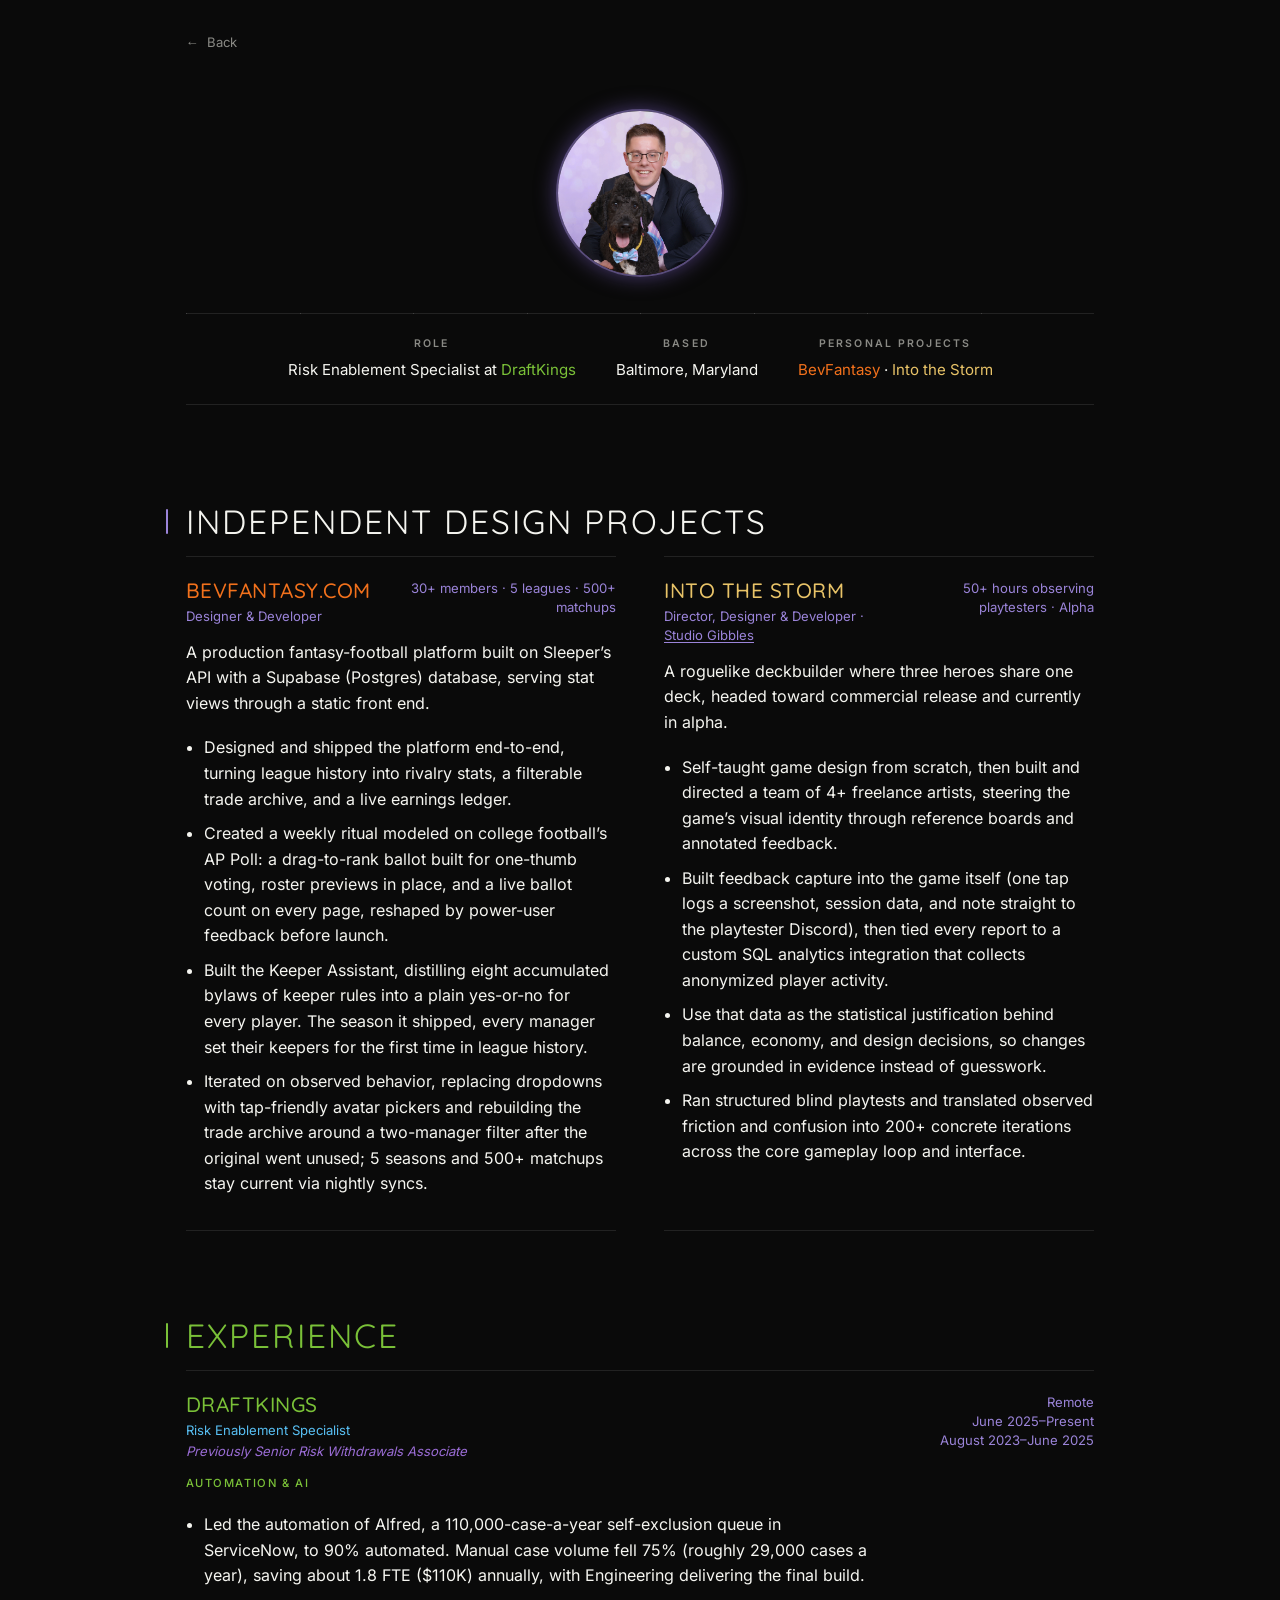
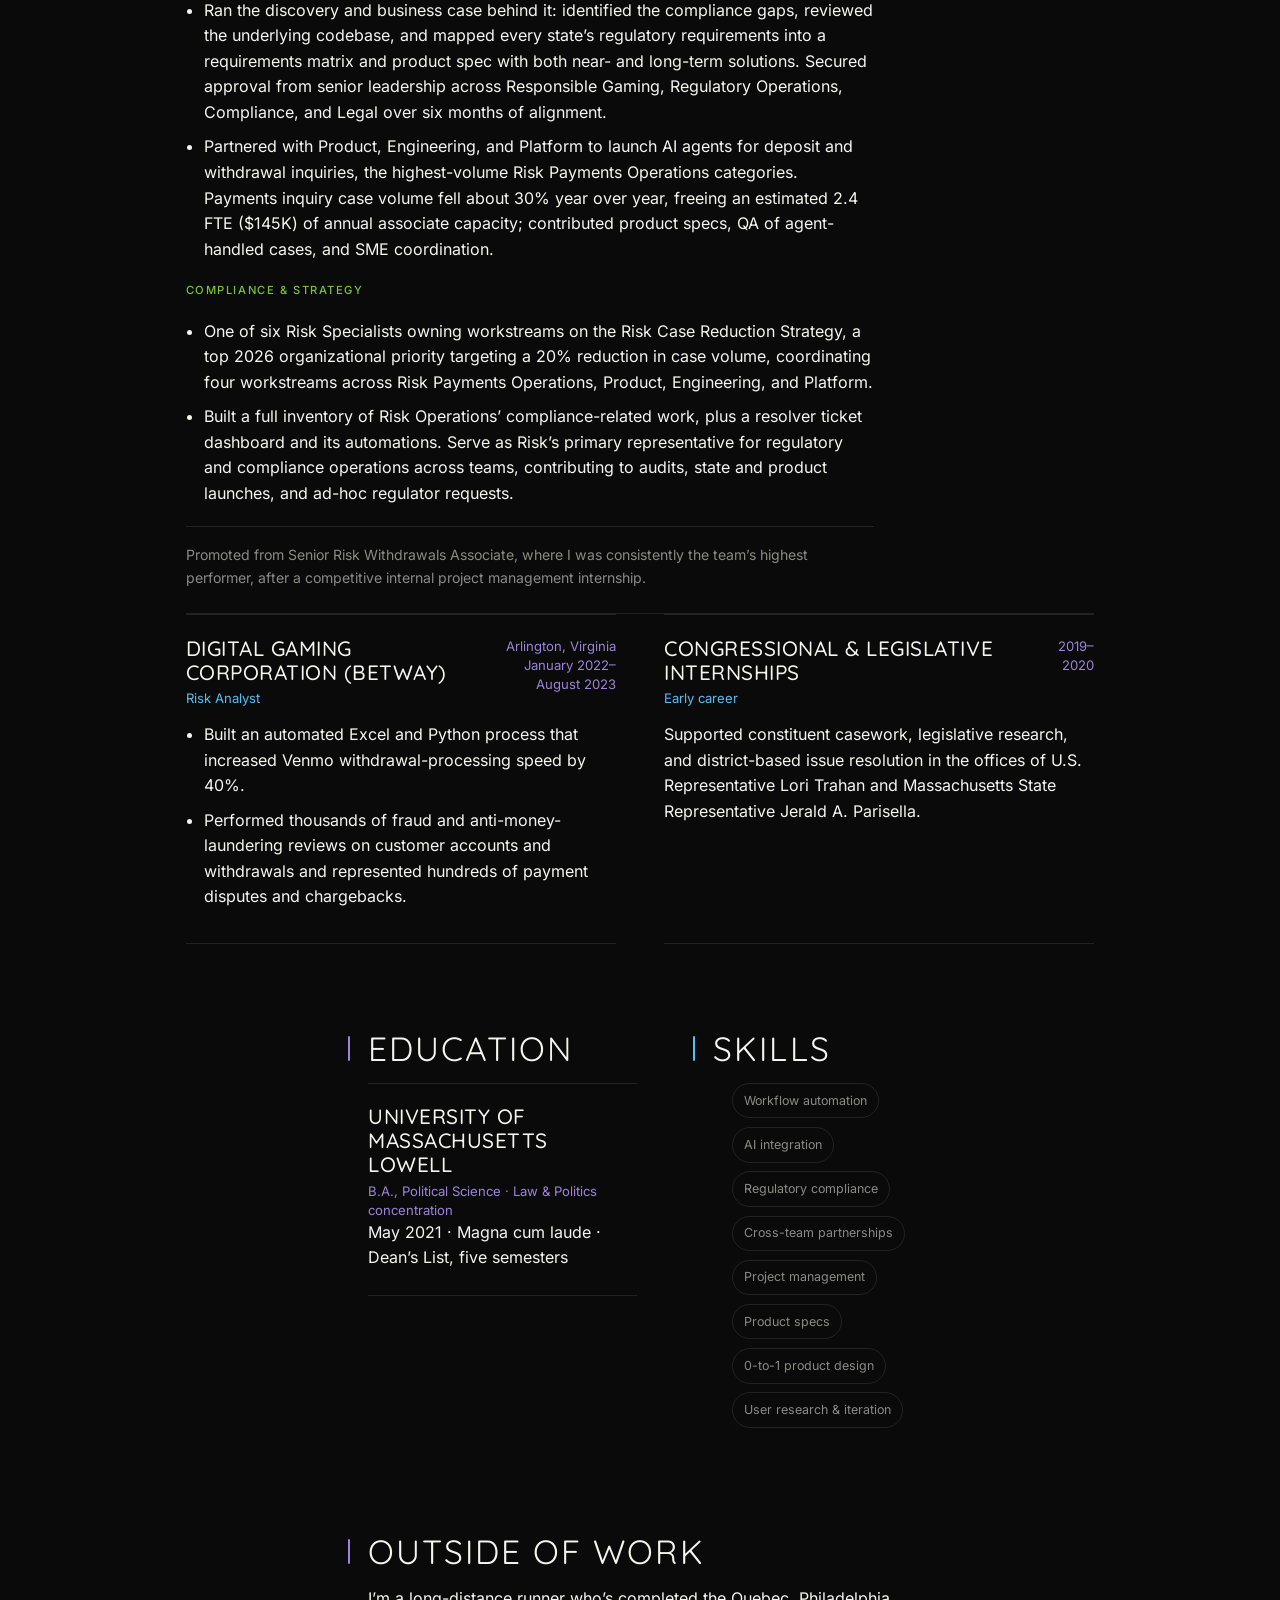
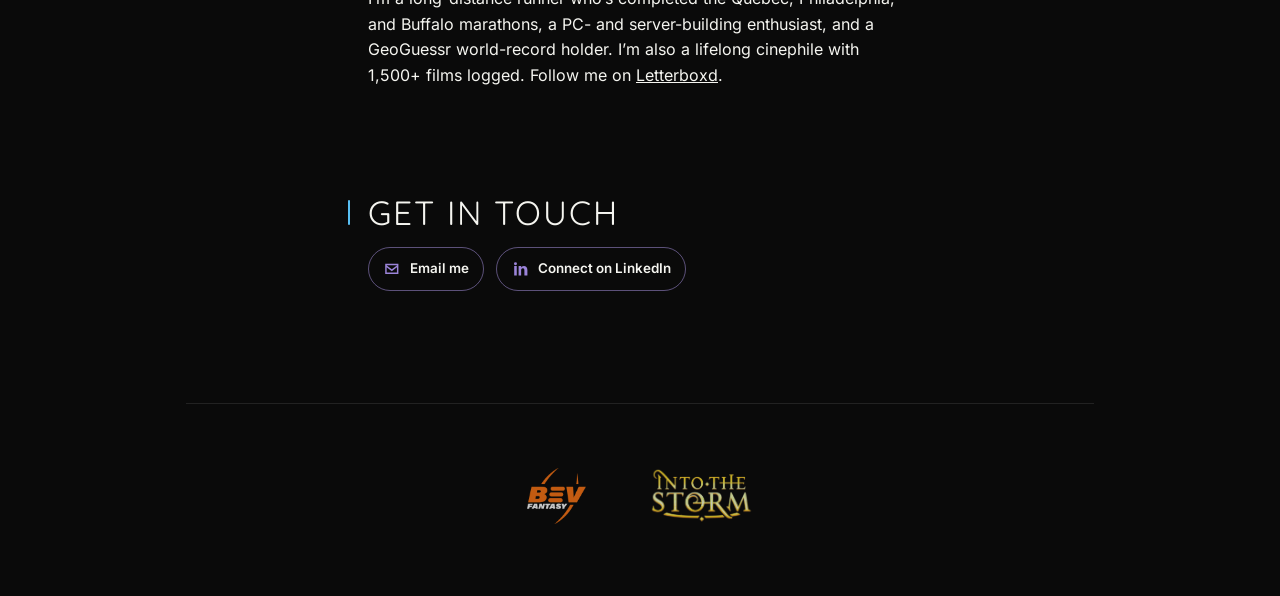
<file: about/index.html>
<!doctype html>
<html lang="en">
<head>
<meta charset="utf-8">
<meta name="viewport" content="width=device-width, initial-scale=1">
<title>About — William Dooling</title>
<meta name="description" content="William Dooling is a Baltimore-based product-minded risk specialist, independent designer, and game developer.">
<link rel="canonical" href="https://www.williamdooling.com/about/">
<meta name="theme-color" content="#0A0A0A">

<meta property="og:title" content="About — William Dooling">
<meta property="og:description" content="Product-minded risk specialist, independent designer, and game developer based in Baltimore.">
<meta property="og:type" content="profile">
<meta property="og:url" content="https://www.williamdooling.com/about/">
<meta property="og:image" content="https://www.williamdooling.com/assets/img/og-card.jpg">
<meta name="twitter:card" content="summary_large_image">

<link rel="icon" href="../assets/favicon.svg" type="image/svg+xml">
<link rel="icon" href="../assets/favicon.ico" sizes="32x32">
<link rel="apple-touch-icon" href="../assets/apple-touch-icon.png">
<link rel="manifest" href="../site.webmanifest">
<!-- Fonts are self-hosted; @font-face lives in styles.css. Preloaded because a
     font declared inside a stylesheet is discovered a round trip late, and
     `crossorigin` is mandatory even same-origin — fonts fetch in CORS mode.
     See index.html for the full reasoning. -->
<link rel="preload" as="font" type="font/woff2" crossorigin
      href="../assets/fonts/quicksand-latin.woff2">
<link rel="preload" as="font" type="font/woff2" crossorigin
      href="../assets/fonts/inter-latin.woff2">

<link rel="stylesheet" href="../assets/styles.css?v=a34">

<script>document.documentElement.classList.add('js');</script>
</head>
<body class="case about-page">

<div class="case-wrap">

  <nav class="case-nav" aria-label="Breadcrumb">
    <a class="case-back" href="../" data-prefetch><span aria-hidden="true">←</span> Back</a>
  </nav>

  <header class="case-head">
    <div class="about-photo">
      <img src="../assets/img/Me and Gatsby.jpg"
           alt="William Dooling with his poodle Gatsby." width="360" height="360">
    </div>

    <hr class="rule case-rule">

    <dl class="case-facts">
      <div class="case-fact case-fact--role"><dt>Role</dt><dd>Risk Enablement Specialist at <span class="about-draftkings">DraftKings</span></dd></div>
      <div class="case-fact"><dt>Based</dt><dd>Baltimore, Maryland</dd></div>
      <div class="case-fact case-fact--building"><dt>Personal Projects</dt><dd><a class="about-fact-link about-fact-link--bev" href="../work/bevfantasy/">BevFantasy</a> · <a class="about-fact-link about-fact-link--storm" href="../work/into-the-storm/">Into the Storm</a></dd></div>
    </dl>
  </header>

  <main class="case-body">

    <section class="about-section about-section--wide" aria-labelledby="independent-projects">
      <h2 class="about-title" id="independent-projects">Independent design projects</h2>

      <div class="about-entries">
      <article class="about-entry">
        <div class="about-entry__head">
          <div>
            <h3><a class="about-project-link about-project-link--bev" href="../work/bevfantasy/">BevFantasy.com</a></h3>
            <p class="about-entry__role">Designer &amp; Developer</p>
          </div>
          <p class="about-entry__meta">30+ members · 5 leagues · 500+ matchups</p>
        </div>
        <p>
          A production fantasy-football platform built on Sleeper’s API with a
          Supabase (Postgres) database, serving stat views through a static front end.
        </p>
        <ul>
          <li>Designed and shipped the platform end-to-end, turning league history into rivalry stats, a filterable trade archive, and a live earnings ledger.</li>
          <li>Created a weekly ritual modeled on college football’s AP Poll: a drag-to-rank ballot built for one-thumb voting, roster previews in place, and a live ballot count on every page, reshaped by power-user feedback before launch.</li>
          <li>Built the Keeper Assistant, distilling eight accumulated bylaws of keeper rules into a plain yes-or-no for every player. The season it shipped, every manager set their keepers for the first time in league history.</li>
          <li>Iterated on observed behavior, replacing dropdowns with tap-friendly avatar pickers and rebuilding the trade archive around a two-manager filter after the original went unused; 5 seasons and 500+ matchups stay current via nightly syncs.</li>
        </ul>
      </article>

      <article class="about-entry">
        <div class="about-entry__head">
          <div>
            <h3><a class="about-project-link about-project-link--storm" href="../work/into-the-storm/">Into the Storm</a></h3>
            <p class="about-entry__role">Director, Designer &amp; Developer · <a href="https://studiogibbles.com/" target="_blank" rel="noopener noreferrer">Studio Gibbles</a></p>
          </div>
          <p class="about-entry__meta">50+ hours observing playtesters · Alpha</p>
        </div>
        <p>
          A roguelike deckbuilder where three heroes share one deck, headed
          toward commercial release and currently in alpha.
        </p>
        <ul>
          <li>Self-taught game design from scratch, then built and directed a team of 4+ freelance artists, steering the game’s visual identity through reference boards and annotated feedback.</li>
          <li>Built feedback capture into the game itself (one tap logs a screenshot, session data, and note straight to the playtester Discord), then tied every report to a custom SQL analytics integration that collects anonymized player activity.</li>
          <li>Use that data as the statistical justification behind balance, economy, and design decisions, so changes are grounded in evidence instead of guesswork.</li>
          <li>Ran structured blind playtests and translated observed friction and confusion into 200+ concrete iterations across the core gameplay loop and interface.</li>
        </ul>
      </article>
      </div>
    </section>

    <section class="about-section about-section--experience about-section--wide" aria-labelledby="experience">
      <h2 class="about-title about-title--dk" id="experience">Experience</h2>

      <div class="about-experience-stack">
        <article class="about-entry about-entry--lead">
          <div class="about-entry__head">
            <div>
              <h3><span class="about-draftkings">DraftKings</span></h3>
              <p class="about-entry__role">Risk Enablement Specialist</p>
              <p class="about-entry__role about-entry__role--previous">Previously Senior Risk Withdrawals Associate</p>
            </div>
            <p class="about-entry__meta">Remote<br>June 2025–Present<br>August 2023–June 2025</p>
          </div>
          <p class="about-entry__group">Automation &amp; AI</p>
          <ul>
            <li>Led the automation of Alfred, a 110,000-case-a-year self-exclusion queue in ServiceNow, to 90% automated. Manual case volume fell 75% (roughly 29,000 cases a year), saving about 1.8 FTE ($110K) annually, with Engineering delivering the final build.</li>
            <li>Ran the discovery and business case behind it: identified the compliance gaps, reviewed the underlying codebase, and mapped every state’s regulatory requirements into a requirements matrix and product spec with both near- and long-term solutions. Secured approval from senior leadership across Responsible Gaming, Regulatory Operations, Compliance, and Legal over six months of alignment.</li>
            <li>Partnered with Product, Engineering, and Platform to launch AI agents for deposit and withdrawal inquiries, the highest-volume Risk Payments Operations categories. Payments inquiry case volume fell about 30% year over year, freeing an estimated 2.4 FTE ($145K) of annual associate capacity; contributed product specs, QA of agent-handled cases, and SME coordination.</li>
          </ul>

          <p class="about-entry__group">Compliance &amp; strategy</p>
          <ul>
            <li>One of six Risk Specialists owning workstreams on the Risk Case Reduction Strategy, a top 2026 organizational priority targeting a 20% reduction in case volume, coordinating four workstreams across Risk Payments Operations, Product, Engineering, and Platform.</li>
            <li>Built a full inventory of Risk Operations’ compliance-related work, plus a resolver ticket dashboard and its automations. Serve as Risk’s primary representative for regulatory and compliance operations across teams, contributing to audits, state and product launches, and ad-hoc regulator requests.</li>
          </ul>

          <p class="about-entry__note">Promoted from Senior Risk Withdrawals Associate, where I was consistently the team’s highest performer, after a competitive internal project management internship.</p>
        </article>

        <div class="about-experience-row">
          <article class="about-entry">
            <div class="about-entry__head">
              <div>
                <h3>Digital Gaming Corporation (Betway)</h3>
                <p class="about-entry__role">Risk Analyst</p>
              </div>
              <p class="about-entry__meta">Arlington, Virginia<br>January 2022–August 2023</p>
            </div>
            <ul>
              <li>Built an automated Excel and Python process that increased Venmo withdrawal-processing speed by 40%.</li>
              <li>Performed thousands of fraud and anti-money-laundering reviews on customer accounts and withdrawals and represented hundreds of payment disputes and chargebacks.</li>
            </ul>
          </article>

          <article class="about-entry">
            <div class="about-entry__head">
              <div>
                <h3>Congressional &amp; legislative internships</h3>
                <p class="about-entry__role">Early career</p>
              </div>
              <p class="about-entry__meta">2019–2020</p>
            </div>
            <p>
              Supported constituent casework, legislative research, and district-based
              issue resolution in the offices of U.S. Representative Lori Trahan and
              Massachusetts State Representative Jerald A. Parisella.
            </p>
          </article>
        </div>
      </div>
    </section>

    <div class="about-section about-section--split">
      <section aria-labelledby="education">
        <h2 class="about-title" id="education">Education</h2>
        <article class="about-entry about-entry--compact">
          <h3>University of Massachusetts Lowell</h3>
          <p class="about-entry__role">B.A., Political Science · Law &amp; Politics concentration</p>
          <p>May 2021 · Magna cum laude · Dean’s List, five semesters</p>
        </article>
      </section>

      <section aria-labelledby="skills">
        <h2 class="about-title about-title--blue" id="skills">Skills</h2>
        <ul class="about-skills" aria-labelledby="skills">
          <li>Workflow automation</li>
          <li>AI integration</li>
          <li>Regulatory compliance</li>
          <li>Cross-team partnerships</li>
          <li>Project management</li>
          <li>Product specs</li>
          <li>0-to-1 product design</li>
          <li>User research &amp; iteration</li>
        </ul>
      </section>
    </div>

    <section class="about-section" aria-labelledby="outside-work">
      <h2 class="about-title" id="outside-work">Outside of work</h2>
      <p>
        I’m a long-distance runner who’s completed the Quebec, Philadelphia,
        and Buffalo marathons, a PC- and server-building enthusiast, and a
        GeoGuessr world-record holder. I’m also a lifelong cinephile with
        1,500+ films logged. Follow me on
        <a href="https://letterboxd.com/dooling/" target="_blank" rel="noopener noreferrer">Letterboxd</a>.
      </p>
    </section>

    <section class="about-section about-contact" aria-labelledby="get-in-touch">
      <h2 class="about-title about-title--blue" id="get-in-touch">Get in touch</h2>
      <div class="about-contact__links">
        <a class="about-contact__link" href="mailto:me@williamdooling.com">
          <svg viewBox="0 0 24 24" aria-hidden="true">
            <path d="M3 5h18v14H3V5Zm2 2v.5l7 5.25 7-5.25V7H5Zm14 10V10l-7 5.25L5 10v7h14Z"/>
          </svg>
          <span>Email me</span>
        </a>
        <a class="about-contact__link" href="https://www.linkedin.com/in/wgd/" target="_blank" rel="noopener noreferrer">
          <svg viewBox="0 0 24 24" aria-hidden="true">
            <path d="M6.5 8.25H3V21h3.5V8.25ZM4.75 3A2.04 2.04 0 1 0 4.75 7.08 2.04 2.04 0 0 0 4.75 3ZM21 13.68c0-3.84-2.05-5.63-4.79-5.63-2.2 0-3.19 1.21-3.74 2.06V8.25H9V21h3.47v-6.31c0-1.66.31-3.27 2.37-3.27 2.03 0 2.06 1.9 2.06 3.38V21H21v-7.32Z"/>
          </svg>
          <span>Connect on LinkedIn</span>
        </a>
      </div>
    </section>

  </main>
</div>

<footer class="case-foot about-foot">
  <nav class="about-foot__logos" aria-label="Case studies">
    <a href="../work/bevfantasy/" data-prefetch aria-label="BevFantasy case study">
      <img src="../assets/img/bev-fantasy-logo.webp" alt="" width="360" height="345" loading="lazy" decoding="async">
    </a>
    <a href="../work/into-the-storm/" data-prefetch aria-label="Into the Storm case study">
      <img src="../assets/img/into-the-storm-logo.webp" alt="" width="900" height="491" loading="lazy" decoding="async">
    </a>
  </nav>
</footer>

<script src="../assets/main.js?v=a21"></script>
</body>
</html>
</file>
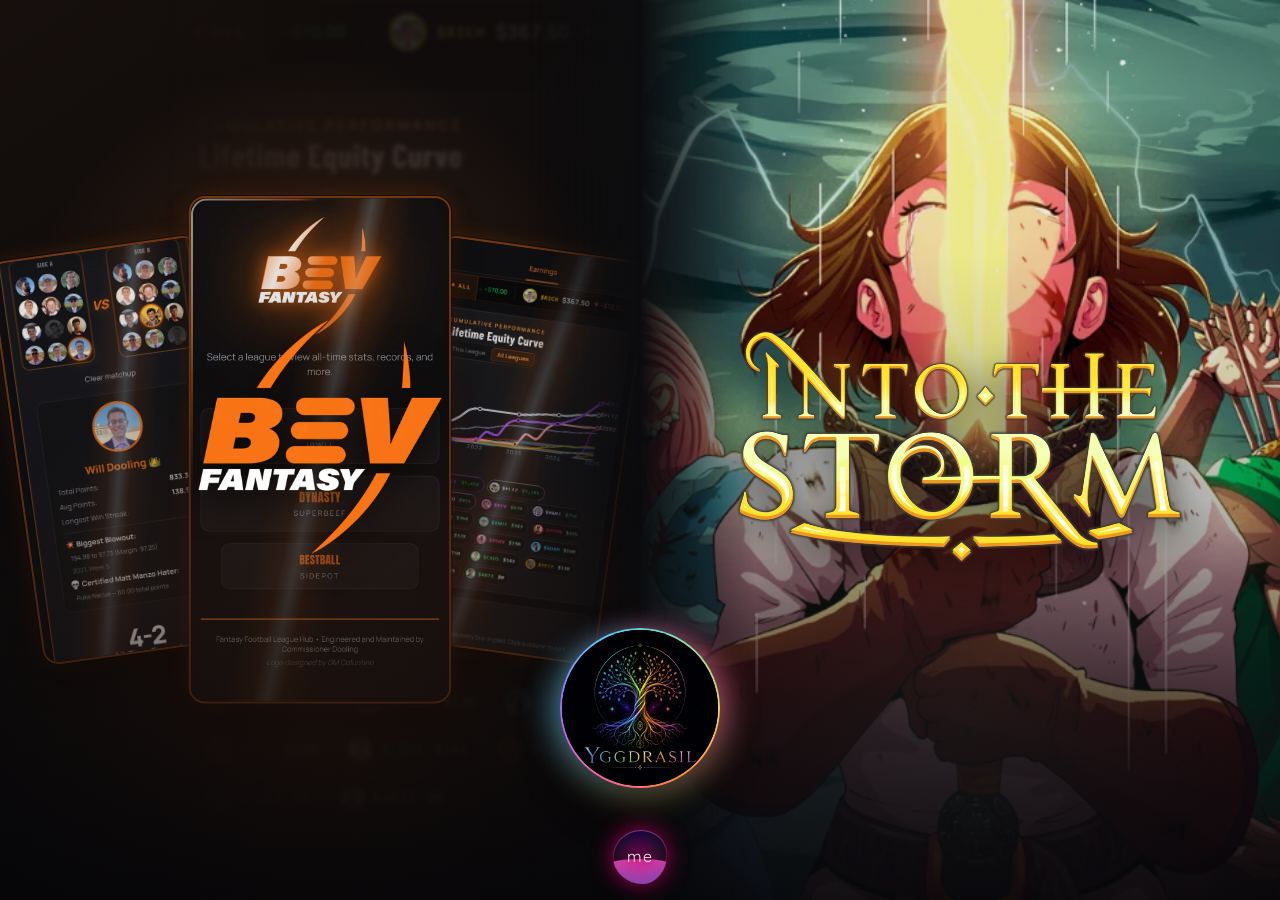
<file: preview/cinematic-split/index.html>
<!doctype html>
<html lang="en">
<head>
<meta charset="utf-8">
<meta name="viewport" content="width=device-width, initial-scale=1">
<title>Cinematic Split Preview — William Dooling</title>
<meta name="description" content="Preview of a cinematic split layout for William Dooling's portfolio.">
<meta name="robots" content="noindex,nofollow">
<meta name="theme-color" content="#0A0A0A">

<link rel="icon" href="../../assets/favicon.svg" type="image/svg+xml">
<link rel="icon" href="../../assets/favicon.ico" sizes="32x32">
<link rel="apple-touch-icon" href="../../assets/apple-touch-icon.png">
<link rel="preload" as="font" type="font/woff2" crossorigin
      href="../../assets/fonts/quicksand-latin.woff2">
<link rel="preload" as="font" type="font/woff2" crossorigin
      href="../../assets/fonts/inter-latin.woff2">
<link rel="stylesheet" href="../../assets/styles.css?v=a20">
<link rel="stylesheet" href="../../assets/cinematic-split-preview.css?v=7">

<script>
(function () {
  document.documentElement.classList.add('js');
  try {
    var raw = sessionStorage.getItem('wd:mist');
    if (!raw) return;
    var m = JSON.parse(raw);
    if (!m || Date.now() - m.t > 6000) return;
    if (window.matchMedia('(prefers-reduced-motion: reduce)').matches) return;
    var s = document.documentElement.style;
    s.setProperty('--ox', m.ox + 'px');
    s.setProperty('--oy', m.oy + 'px');
    s.setProperty('--mist-max', m.max + 'px');
    s.setProperty('--tint', m.tint);
    document.documentElement.classList.add('is-arriving');
  } catch (e) {}
})();
</script>
</head>
<body class="home cinematic-preview">

  <div class="fog" aria-hidden="true">
    <div class="fog__sheet fog__sheet--far"></div>
    <div class="fog__sheet fog__sheet--mid"></div>
    <div class="fog__sheet fog__sheet--near"></div>
  </div>

  <h1 class="vh">William Dooling — selected work</h1>

  <main class="cinematic-preview__stage" aria-label="Selected work">
    <a class="cinematic-project cinematic-project--bev"
       href="../../work/bevfantasy/" data-mist data-label="bevfantasy"
       aria-label="View the Bev Fantasy case study">
      <span class="cinematic-project__art cinematic-project__art--bev" aria-hidden="true">
        <span class="deck">
          <span class="deck__shot deck__shot--left">
            <img src="../../assets/img/bev-h2h.webp" alt=""
                 width="420" height="819" loading="eager" decoding="async">
          </span>
          <span class="deck__shot deck__shot--right">
            <img src="../../assets/img/bev-m-earnings.webp" alt=""
                 width="840" height="1638" loading="eager" decoding="async">
          </span>
          <span class="deck__shot deck__shot--hero">
            <img src="../../assets/img/bev-landing.webp" alt=""
                 width="840" height="1638" loading="eager" decoding="async">
          </span>
        </span>
      </span>
      <span class="cinematic-project__shade" aria-hidden="true"></span>
      <span class="cinematic-logo">
        <img class="cinematic-logo__image cinematic-logo__image--bev"
             src="../../assets/img/bev-fantasy-logo.webp" alt="Bev Fantasy"
             width="360" height="345" loading="eager" decoding="async">
        <span class="cinematic-logo__info">
          <span>Fantasy league site</span>
          <b>Live</b>
        </span>
      </span>
    </a>

    <a class="cinematic-project cinematic-project--storm"
       href="../../work/into-the-storm/" data-mist data-label="Into the Storm"
       aria-label="View the Into the Storm case study">
      <span class="cinematic-project__art cinematic-project__art--storm" aria-hidden="true">
        <img src="../../assets/img/into-the-storm-capsule.webp" alt=""
             width="1200" height="659" loading="eager" decoding="async">
        <span class="haze"></span>
      </span>
      <span class="cinematic-project__shade" aria-hidden="true"></span>
      <span class="cinematic-logo">
        <img class="cinematic-logo__image cinematic-logo__image--storm"
             src="../../assets/img/into-the-storm-logo.webp" alt="Into the Storm"
             width="900" height="491" loading="eager" decoding="async">
        <span class="cinematic-logo__info">
          <span>Upcoming Indie Game</span>
          <b>In alpha</b>
        </span>
      </span>
    </a>

    <a class="cinematic-project cinematic-project--ygg"
       href="../../work/yggdrasil/" data-mist data-label="Yggdrasil"
       aria-label="View the Yggdrasil case study">
      <img class="cinematic-project--ygg__logo"
           src="../../assets/img/yggdrasil-logo.webp" alt="Yggdrasil"
           width="520" height="520" loading="eager" decoding="async">
      <span class="cinematic-logo__info cinematic-logo__info--ygg">
        <span>Org Website</span>
        <b>Live</b>
      </span>
    </a>
  </main>

  <footer class="site-foot cinematic-preview__foot">
    <div class="me">
      <div class="me__veil" aria-hidden="true"></div>

      <svg class="me__goo-def" aria-hidden="true" focusable="false">
        <filter id="me-goo" x="-25%" y="-25%" width="150%" height="150%"
                color-interpolation-filters="sRGB">
          <feGaussianBlur in="SourceGraphic" stdDeviation="8" result="blur"/>
          <feColorMatrix in="blur" type="matrix"
            values="1 0 0 0 0
                    0 1 0 0 0
                    0 0 1 0 0
                    0 0 0 16 -7"/>
        </filter>
      </svg>

      <button class="me__dot" type="button" aria-expanded="false" aria-controls="me-panel">
        <span class="me__liquid" aria-hidden="true">
          <span class="me__goo">
            <span class="me__mote me__mote--a"></span>
            <span class="me__mote me__mote--b"></span>
          </span>
        </span>
        <span class="me__dot-label">me</span>
        <span class="vh">— about William Dooling</span>
        <span class="me__halo" aria-hidden="true"></span>
      </button>

      <div class="me__panel" id="me-panel" role="dialog"
           aria-label="About William Dooling" hidden>
        <div class="me__skin" aria-hidden="true">
          <div class="me__aura"></div>
        </div>
        <div class="me__bloom" aria-hidden="true"></div>

        <div class="me__content">
          <div class="me__shots">
            <figure class="me__bubble me__shot me__bubble--sky" tabindex="0">
              <img src="../../assets/img/skydive.webp" alt="William skydiving over a lake."
                   width="320" height="320" loading="lazy" decoding="async">
            </figure>
            <figure class="me__bubble me__shot me__bubble--run" tabindex="0">
              <img src="../../assets/img/marathon.webp" alt="William running a marathon."
                   width="320" height="320" loading="lazy" decoding="async">
            </figure>
            <figure class="me__bubble me__shot me__bubble--us" tabindex="0">
              <img src="../../assets/img/nicole.webp"
                   alt="William and Nicole kissing in front of a Paris sunset."
                   width="360" height="360" loading="lazy" decoding="async">
            </figure>
            <div class="me__portrait me__shot" tabindex="0">
              <img src="../../assets/img/will-and-gibbles.webp"
                   alt="William Dooling with his dog."
                   width="360" height="360" loading="lazy" decoding="async">
            </div>
          </div>

          <svg class="me__motto" viewBox="0 0 320 50" aria-hidden="true" focusable="false">
            <path id="me-motto-arc" d="M 22 6 Q 160 48 298 6" fill="none"/>
            <text>
              <textPath href="#me-motto-arc" startOffset="50%" text-anchor="middle">
                Risk PM by day, game dev by night.
              </textPath>
            </text>
          </svg>
          <p class="vh">Risk PM by day, game dev by night.</p>
          <p class="me__name">William Dooling</p>

          <nav class="me__links" aria-label="Contact">
            <button class="me__link me__copy" type="button"
                    data-copy="william.dooling@outlook.com" data-copy-status="me-status">
              <span class="me__copy-label">Email</span>
              <span class="me__copy-done" data-copy-done aria-hidden="true">Copied</span>
            </button>
            <a class="me__link" href="https://www.linkedin.com/in/wgd/"
               target="_blank" rel="noopener noreferrer">LinkedIn</a>
            <a class="me__link" href="../../about/">About</a>
          </nav>

          <p class="me__status" id="me-status" role="status" aria-live="polite"></p>
        </div>
      </div>
    </div>
  </footer>

  <div class="mist" aria-hidden="true">
    <div class="mist__blur"></div>
    <div class="mist__veil"></div>
    <div class="mist__wisp mist__wisp--c"></div>
    <div class="mist__wisp mist__wisp--a"></div>
    <div class="mist__wisp mist__wisp--b"></div>
    <div class="mist__label"><span></span></div>
  </div>

  <svg class="mist-defs" aria-hidden="true" focusable="false" width="0" height="0">
    <defs>
      <filter id="mist-warp-a" x="-35%" y="-35%" width="170%" height="170%" color-interpolation-filters="sRGB">
        <feTurbulence type="fractalNoise" baseFrequency="0.0055 0.011" numOctaves="4" seed="7" result="n"/>
        <feDisplacementMap in="SourceGraphic" in2="n" scale="170" xChannelSelector="R" yChannelSelector="G"/>
      </filter>
      <filter id="mist-warp-b" x="-35%" y="-35%" width="170%" height="170%" color-interpolation-filters="sRGB">
        <feTurbulence type="fractalNoise" baseFrequency="0.009 0.006" numOctaves="3" seed="23" result="n"/>
        <feDisplacementMap in="SourceGraphic" in2="n" scale="120" xChannelSelector="R" yChannelSelector="G"/>
      </filter>
    </defs>
  </svg>

  <script src="../../assets/main.js?v=a20"></script>
</body>
</html>
</file>
<file: assets/styles.css>
/* ==========================================================================
   William Dooling — Portfolio
   Tokens follow _internal/portfolio-design-guide.md §4.

   A deliberate addition beyond the guide is a broadcast/scoreboard framing
   layer — ghost numerals, hairline rules with
      tick marks, tracked micro-labels. §2 asks for sports-coded personality;
      previously only the typeface carried it.
   ========================================================================== */

/* --------------------------------------------------------------------------
   1. Tokens
   -------------------------------------------------------------------------- */

:root {
  /* Guide §4 palette */
  --bg:          #0A0A0A;
  --text:        #F5F5F0;
  --text-dim:    #8A8A85;
  --bev:         #F2711C;
  --storm:       #7FDBB6;
  --storm-gold:  #E8C368;
  --ygr:         #7AC138; /* sampled from Yggdrasil's own node-highlight green */

  /* Violet stays in small interface accents and the profile control. */
  --violet-deep: #140B24;
  --violet-mid:  #2E1E52;
  --violet-core: #6B54A8;
  --violet-glow: #9B84D9;
  --about-blue:  #58BFF3; /* existing Bifröst blue from the portfolio palette */

  /* Surfaces */
  --surface:     #121114;
  --surface-lo:  #0D0D0F;
  --line:        rgba(245, 245, 240, .10);
  --line-soft:   rgba(245, 245, 240, .055);
  --line-tick:   rgba(245, 245, 240, .28);

  /* Type */
  --display: 'Quicksand', 'Quicksand Fallback', 'Trebuchet MS', sans-serif;
  --body:    'Inter', 'Inter Fallback', -apple-system, BlinkMacSystemFont, 'Segoe UI', Arial, sans-serif;

  /* Per-project accent. Overridden by .card--* and .theme-*. */
  --accent: var(--violet-glow);

  /* Rhythm */
  --gutter:  clamp(1.25rem, 4.5vw, 4rem);
  --measure: 34rem;   /* ~70 characters at 16px Inter */

  /* Motion */
  --float-range: 14px;
  --ease:        cubic-bezier(.4, 0, .2, 1);
  --ease-out:    cubic-bezier(.16, 1, .3, 1);    /* fast start, long settle */
  --ease-in:     cubic-bezier(.5, 0, .78, .4);   /* accelerates away        */

}

/* ---------------------------------------------------------------------------
   Web fonts, self-hosted.

   These used to come from fonts.googleapis.com, which meant a render-blocking
   round trip to one third party followed by the font itself from a second
   (fonts.gstatic.com) — both sitting on the critical path of every first paint.
   Hosting these first-party avoids extra DNS and TLS work between navigation
   and a correctly rendered page.

   Both faces are VARIABLE. Google's css2 endpoint declares Inter twice, at 400
   and 600, but both declarations point at the same file — it carries a `wght`
   axis and the browser instances it. So one @font-face per subset spans the
   whole range rather than one per weight, and asking for 600 costs no second
   download.

   Only `latin` and `latin-ext` are shipped; cyrillic, greek and vietnamese were
   dropped, as nothing on this site is written in them. `unicode-range` makes
   latin-ext free until something actually needs it — the file sits in the repo
   and is never fetched for English text, so it is insurance rather than weight.

   Both are OFL-1.1 and may be self-hosted. See assets/fonts/README.md.
   --------------------------------------------------------------------------- */

@font-face {
  font-family: 'Inter';
  font-style: normal;
  font-weight: 400 600;
  font-display: swap;
  src: url('fonts/inter-latin.woff2') format('woff2');
  unicode-range: U+0000-00FF, U+0131, U+0152-0153, U+02BB-02BC, U+02C6, U+02DA,
                 U+02DC, U+0304, U+0308, U+0329, U+2000-206F, U+20AC, U+2122,
                 U+2191, U+2193, U+2212, U+2215, U+FEFF, U+FFFD;
}

@font-face {
  font-family: 'Inter';
  font-style: normal;
  font-weight: 400 600;
  font-display: swap;
  src: url('fonts/inter-latin-ext.woff2') format('woff2');
  unicode-range: U+0100-02BA, U+02BD-02C5, U+02C7-02CC, U+02CE-02D7, U+02DD-02FF,
                 U+0304, U+0308, U+0329, U+1D00-1DBF, U+1E00-1E9F, U+1EF2-1EFF,
                 U+2020, U+20A0-20AB, U+20AD-20C0, U+2113, U+2C60-2C7F, U+A720-A7FF;
}

@font-face {
  font-family: 'Quicksand';
  font-style: normal;
  font-weight: 300 700;
  font-display: swap;
  src: url('fonts/quicksand-latin.woff2') format('woff2');
  unicode-range: U+0000-00FF, U+0131, U+0152-0153, U+02BB-02BC, U+02C6, U+02DA,
                 U+02DC, U+0304, U+0308, U+0329, U+2000-206F, U+20AC, U+2122,
                 U+2191, U+2193, U+2212, U+2215, U+FEFF, U+FFFD;
}

@font-face {
  font-family: 'Quicksand';
  font-style: normal;
  font-weight: 300 700;
  font-display: swap;
  src: url('fonts/quicksand-latin-ext.woff2') format('woff2');
  unicode-range: U+0100-02BA, U+02BD-02C5, U+02C7-02CC, U+02CE-02D7, U+02DD-02FF,
                 U+0304, U+0308, U+0329, U+1D00-1DBF, U+1E00-1E9F, U+1EF2-1EFF,
                 U+2020, U+20A0-20AB, U+20AD-20C0, U+2113, U+2C60-2C7F, U+A720-A7FF;
}

/* Metric-matched fallbacks so the font swap doesn't shift layout. Still earning
   their place with the fonts self-hosted: `font-display: swap` above means the
   first frame can be drawn in a fallback either way.
   Quicksand is a rounded geometric sans with a large x-height; Trebuchet is
   the closest thing installed on both Windows and macOS. */
@font-face {
  font-family: 'Quicksand Fallback';
  src: local('Trebuchet MS'), local('Verdana'), local('Segoe UI'), local('Arial');
  size-adjust: 97%;
  ascent-override: 95%;
  descent-override: 24%;
  line-gap-override: 0%;
}

@font-face {
  font-family: 'Inter Fallback';
  src: local('Segoe UI'), local('Helvetica Neue'), local('Arial');
  size-adjust: 100%;
  ascent-override: 90%;
  descent-override: 22%;
  line-gap-override: 0%;
}

/* --------------------------------------------------------------------------
   2. Base
   -------------------------------------------------------------------------- */

*, *::before, *::after { box-sizing: border-box; }

html {
  -webkit-text-size-adjust: 100%;
  background: var(--bg);
}

body {
  margin: 0;
  background: var(--bg);
  color: var(--text);
  font-family: var(--body);
  font-size: 16px;
  line-height: 1.6;
  -webkit-font-smoothing: antialiased;
  text-rendering: optimizeLegibility;
}

a { color: inherit; }

img { max-width: 100%; display: block; }

:focus-visible {
  outline: 2px solid var(--violet-glow);
  outline-offset: 4px;
  border-radius: 3px;
}

/* Visually hidden, still read aloud and still indexed. Used for the h1, which
   carries the name the design no longer shows. Not `display: none`, which
   would remove it from the accessibility tree entirely. */
.vh {
  position: absolute;
  width: 1px;
  height: 1px;
  margin: -1px;
  padding: 0;
  overflow: hidden;
  clip-path: inset(50%);
  white-space: nowrap;
  border: 0;
}

::selection { background: color-mix(in srgb, var(--violet-core) 60%, transparent); }

/* Shared micro-label: tracked, uppercase, scoreboard-adjacent. */
.micro {
  font-size: .68rem;
  font-weight: 600;
  letter-spacing: .22em;
  text-transform: uppercase;
  color: var(--text-dim);
  font-variant-numeric: tabular-nums;
}

/* Hairline rule with broadcast tick marks. */
.rule {
  position: relative;
  height: 1px;
  background: var(--line);
  border: 0;
  margin: 0;
}

.rule::after {
  content: '';
  position: absolute;
  left: 0; right: 0; bottom: 0;
  height: 6px;
  background-image: repeating-linear-gradient(
    90deg, var(--line-tick) 0 1px, transparent 1px 12.5%);
  opacity: .55;
}

/* --------------------------------------------------------------------------
   3. Homepage shell
   -------------------------------------------------------------------------- */

.home {
  min-height: 100vh;
  min-height: 100svh;
  display: flex;
  flex-direction: column;
  overflow-x: clip;
  position: relative;
}

/* Keep the homepage interface above its project art. */
.marquee, .roster, .site-foot { position: relative; z-index: 1; }

/* --------------------------------------------------------------------------
   4. Marquee (header)
   -------------------------------------------------------------------------- */

/* The header is now a single quiet label. Everything it used to carry — the
   display-size name, the role, the tagline, the intro slot — was cut so the
   two project cards can hold the page on their own. */
.marquee {
  padding: clamp(1.25rem, 3vw, 2rem) var(--gutter) 0;
}

/* Sentence-case now rather than the tracked micro-label look: the copy is a
   full sentence with an italic emphasis, which reads badly all-caps. */
.marquee__label {
  margin: 0;
  color: var(--text-dim);
  font-family: var(--body);
  font-size: clamp(.9rem, 1.6vw, 1.05rem);
  font-weight: 400;
  letter-spacing: normal;
  text-transform: none;
}

.marquee__label em { font-style: italic; color: var(--text); }

/* --------------------------------------------------------------------------
   5. Roster (the two project cards)
   -------------------------------------------------------------------------- */

.roster {
  flex: 1;
  display: flex;
  flex-wrap: wrap; /* three cards no longer guarantee one row; wrap rather than squish */
  align-items: center;
  justify-content: center;
  gap: clamp(1.75rem, 5vw, 4rem);
  padding: clamp(1.5rem, 3.5vw, 2.75rem) var(--gutter) clamp(1.5rem, 3vw, 2.5rem);
  perspective: 1400px;
}

.card {
  display: block;
  position: relative;
  text-decoration: none;
  /* Sized for three cards abreast rather than two — narrower ceiling and a
     smaller vw share than the old two-card formula so a normal desktop width
     can fit all three before .roster's wrap kicks in. */
  width: clamp(280px, 28vw, 440px);
  flex: 0 1 auto;
  -webkit-tap-highlight-color: transparent;
}

/* Stagger — asymmetry by position, not by size, so no project reads as ranked
   above the others. */
.card--storm { margin-top: clamp(1.5rem, 4vw, 3.5rem); }
.card--ygr   { margin-top: clamp(.5rem, 1.5vw, 1.5rem); }

/* The ghost roster numerals ("01"/"02" outlined behind each card) were cut —
   with the page down to two cards, numbering them added ranking that isn't
   there. The case study headers keep their own numeral. */

/* Each transform gets its own element so idle float, pointer tilt, and hover
   lift never overwrite one another. */
.card__float {
  animation: float 7s ease-in-out infinite;
  will-change: transform;
}

.card--storm .card__float {
  animation-duration: 7.8s;
  animation-delay: -2.6s; /* offset — the cards must never drift in sync */
}

.card--ygr .card__float {
  animation-duration: 8.4s;
  animation-delay: -4.9s;
}

@keyframes float {
  0%, 100% { transform: translateY(calc(var(--float-range) / -2)); }
  50%      { transform: translateY(calc(var(--float-range) /  2)); }
}

.card__tilt {
  transform: rotateX(var(--tilt-x, 0deg)) rotateY(var(--tilt-y, 0deg));
  transform-style: preserve-3d;
  transition: transform 420ms var(--ease-out);
}

.card:hover .card__tilt { transition-duration: 90ms; } /* track the pointer live */

.card__inner {
  position: relative;
  z-index: 1;
  border-radius: 18px;
  padding: clamp(1rem, 2vw, 1.35rem);
  overflow: hidden;
  background:
    linear-gradient(180deg,
      color-mix(in srgb, var(--accent) 7%, var(--surface)) 0%,
      var(--surface-lo) 62%);
  border: 1px solid color-mix(in srgb, var(--accent) 24%, transparent);
  box-shadow:
    inset 0 1px 0 rgba(245, 245, 240, .08),
    0 1px 0 0 rgba(0, 0, 0, .6),
    0 22px 58px -14px color-mix(in srgb, var(--accent) 32%, transparent);
  transition: transform 360ms var(--ease-out), box-shadow 360ms var(--ease),
              border-color 360ms var(--ease);
}

/* Outer bloom, on its own element so it can swell independently of the card. */
.card__inner::after {
  content: '';
  position: absolute;
  inset: -22%;
  z-index: -1;
  border-radius: 50%;
  background: radial-gradient(closest-side,
              color-mix(in srgb, var(--accent) 40%, transparent), transparent 78%);
  filter: blur(38px);
  opacity: .5;
  transition: opacity 360ms var(--ease);
  pointer-events: none;
}

/* Pointer-tracked specular sweep. --mx/--my are set by main.js. */
.card__sheen {
  position: absolute;
  inset: 0;
  z-index: 2;
  border-radius: inherit;
  pointer-events: none;
  opacity: 0;
  transition: opacity 320ms var(--ease);
  background: radial-gradient(38% 50% at var(--mx, 50%) var(--my, 50%),
              color-mix(in srgb, var(--accent) 26%, transparent) 0%,
              transparent 68%);
  mix-blend-mode: screen;
}

.card:hover .card__sheen,
.card:focus-visible .card__sheen { opacity: 1; }

.card:hover .card__float,
.card:focus-visible .card__float { animation-play-state: paused; }

/* Hover pose. The pop animation below must land on exactly this transform:
   the animation runs with fill none, so when it finishes the value falls back
   to this rule. If the two disagree, the card snaps at the handoff. */
.card:hover .card__inner,
.card:focus-visible .card__inner {
  transform: translateY(-14px) scale(1.05);
  border-color: color-mix(in srgb, var(--accent) 52%, transparent);
  box-shadow:
    inset 0 1px 0 rgba(245, 245, 240, .12),
    0 1px 0 0 rgba(0, 0, 0, .6),
    0 34px 78px -12px color-mix(in srgb, var(--accent) 50%, transparent);
}

/* The pop is declared OUTSIDE the hover rule, and that separation is the whole
   of A9's fix (the same fix is applied to the deck below).

   A CSS animation named inside a conditional rule is *added* the moment the
   rule starts matching and *removed* the moment it stops. So every momentary
   loss of the trigger restarts the bounce from 0% — and under a moving pointer
   the trigger does flicker, because the card's live tilt and the pop's own
   16px lift both slide the geometry out from under a pointer that has barely
   moved. The animation cancels its own trigger; that feedback loop is why it
   read as "rapidly repeating" rather than as a single re-fire.

   :focus-visible cannot flicker under a moving pointer, so it keeps declaring
   the animation directly and still pops with JS off. Hover fires `is-popping`
   from main.js instead: added once per genuine entry, dropped on animationend,
   and held through a short grace period so a flicker cannot re-fire it.

   These stay above :active so the press state can cancel the animation. */
.card:focus-visible .card__inner { animation: card-pop 460ms var(--ease-out); }
.card.is-popping    .card__inner { animation: card-pop 460ms var(--ease-out); }

/* Squash and stretch. The card leaps wide-and-flat, overcorrects to
   narrow-and-tall, then rings down onto the hover pose. scaleX and scaleY are
   kept as separate functions rather than a single scale() so the two axes can
   disagree — that disagreement IS the effect.

   Peak is ~1.072 against a 1.05 rest, so the overshoot is visible without the
   card ever looking like it changed size permanently. */
@keyframes card-pop {
  0%   { transform: translateY(0)      scaleX(1)     scaleY(1);     }
  18%  { transform: translateY(-16px)  scaleX(1.072) scaleY(1.028); }
  38%  { transform: translateY(-11px)  scaleX(1.032) scaleY(1.066); }
  58%  { transform: translateY(-15px)  scaleX(1.061) scaleY(1.042); }
  78%  { transform: translateY(-13.5px) scaleX(1.046) scaleY(1.053); }
  100% { transform: translateY(-14px)  scaleX(1.05)  scaleY(1.05);  }
}

.card:hover .card__inner::after,
.card:focus-visible .card__inner::after { opacity: .95; }

/* Press. `animation: none` matters — without it the still-running pop keeps
   control of transform and the card refuses to depress under the click. */
.card:active .card__inner {
  transform: translateY(-2px) scale(.995);
  animation: none;
  transition-duration: 110ms;
}

.card--bev   { --accent: var(--bev); }
.card--storm { --accent: var(--storm); }
.card--ygr   { --accent: var(--ygr); }

/* Card art ---------------------------------------------------------------- */

.card__art {
  position: relative;
  aspect-ratio: 16 / 10;   /* was 4/3, which cropped ~27% off the capsule art */
  border-radius: 11px;
  overflow: hidden;
  background: #0A0A0C;
  border: 1px solid var(--line-soft);
}

/* Direct child only. The bev card fills its art slot with a fanned deck of
   phone screenshots instead of a single image, and those must not inherit the
   cover-fit-and-creep behaviour that belongs to a full-bleed capsule. */
.card__art > img {
  width: 100%;
  height: 100%;
  object-fit: cover;
  transform: scale(1.02);
  transition: transform 700ms var(--ease-out);
}

.card:hover .card__art > img { transform: scale(1.06); }

/* Bottom vignette so the art never fights the title block.

   z-index matters here. A pseudo-element with `z-index: auto` paints above its
   siblings only while they are also auto; the deck's phones carry z-indices of
   their own, so without this the vignette would sit *under* them and the bleed
   off the bottom edge would end in a hard cut instead of a fade. Harmless for
   the storm card, whose single <img> is auto either way. */
.card__art::after {
  content: '';
  position: absolute;
  inset: auto 0 0 0;
  z-index: 4;
  height: 42%;
  background: linear-gradient(to top, var(--surface-lo), transparent);
  opacity: .55;
  pointer-events: none;
}

/* Card art — bevfantasy's fanned phone deck ------------------------------- */

.deck {
  position: absolute;
  inset: 0;
  transition: transform 420ms var(--ease-out);
}

/* The deck reacts as ONE object. Hovering any single phone used to lift and
   straighten just that phone, which read badly: three separate targets inside a
   card that is a single link, each fighting the card's own 1.05 pop underneath.
   Now touching any phone bounces the whole fan.

   `:has(.deck__shot:hover)` rather than `.deck:hover` on purpose — .deck spans
   the full art box, so plain :hover would also fire in the empty gaps between
   phones and the deck would react to a pointer that is not on anything.

   Scale is 1.035, not the card's 1.05. The outer phones sit 8px from the frame
   edge and .card__art clips, so a larger scale pulls their outer edges under
   the clip and the fan looks cropped rather than lifted.

   A9: the pose and the bounce are now two separate rules, for the reason
   written out over `.card.is-popping` above. `:has(.deck__shot:hover)` still
   carries the POSE, so the deck still lifts with JS off and the touch override
   still has something to cancel. `.is-lifted` is main.js's latch and `.is-popping`
   its one-shot bounce.

   The latch IS a widened trigger, deliberately and explicitly: entering still
   requires the pointer to be on an actual phone, but once it is, the deck stays
   lifted until the pointer leaves .card__art entirely. It does not drop in the
   gaps between phones any more. That is the hysteresis — without it the phones
   move out from under the pointer (the fan translates -15px mid-bounce, and the
   card's own pop rings through four reversals under it) and the pose chatters.
   The original reason for `:has()` over `.deck:hover` is untouched: you still
   cannot start the lift by pointing at empty deck. */
.deck:has(.deck__shot:hover),
.deck.is-lifted {
  transform: translateY(-12px) scale(1.035);
}

.deck.is-popping {
  animation: deck-pop 460ms var(--ease-out);
}

/* B3's squash-and-stretch, borrowed wholesale including its trap: the animation
   runs with `fill: none`, so when it ends the value falls back to the rule
   above. The 100% keyframe must therefore resolve to exactly that matrix or the
   deck snaps at the handoff. scaleX/scaleY are separate functions here while
   the rule uses scale() — different lists, identical matrix, which is fine
   because this is a value swap at the end and not an interpolation. */
@keyframes deck-pop {
  0%   { transform: translateY(0)     scaleX(1)     scaleY(1);     }
  28%  { transform: translateY(-15px) scaleX(1.052) scaleY(1.012); }
  52%  { transform: translateY(-8px)  scaleX(1.014) scaleY(1.052); }
  76%  { transform: translateY(-14px) scaleX(1.044) scaleY(1.028); }
  100% { transform: translateY(-12px) scaleX(1.035) scaleY(1.035); }
}

/* The fan angles are the only per-shot transform left. An earlier pass had each
   shot composing its transform from --tilt/--rise/--pop so that hover could
   restate them individually; the group bounce replaced all of that, so those
   properties are gone rather than left sitting unused. --x survives because the
   hero centres itself with a percentage translate. */
.deck__shot {
  --x: 0px;
  --tilt: 0deg;

  position: absolute;
  overflow: hidden;
  border-radius: 15px;
  background: #0A0A0C;
  /* The phones carry the card's accent, not the profile palette — §4's
     split-palette rule. On this card that resolves to --bev orange, which is
     also the accent inside the screenshots themselves, so the frame and its
     contents agree. */
  border: 2px solid color-mix(in srgb, var(--accent) 48%, transparent);
  box-shadow:
    0 18px 34px -10px rgba(0, 0, 0, .78),
    0 0 0 1px rgba(0, 0, 0, .5),
    0 0 22px -4px color-mix(in srgb, var(--accent) 26%, transparent);
  transform: translateX(var(--x)) rotate(var(--tilt));
  transition:
    border-color 420ms var(--ease),
    box-shadow 420ms var(--ease);
}

.deck__shot img {
  display: block;
  width: 100%;
  height: auto;
}

/* Geometry. Widths are percentages of the art box, so the fan holds its
   proportions at every breakpoint without a single media query.

   The shots are 0.513 wide-to-tall. At 30.5% width a side phone stands 59.5% of
   the art's *width* tall, which against a 16:10 box is 95% of its height — so a
   top of 15% puts its foot well past the lower edge. That overhang is the
   point; the vignette above fades it out. */
.deck__shot--hero {
  --x: -50%;
  z-index: 2;
  left: 50%;
  top: 7%;
  width: 38%;
}

.deck__shot--left {
  --tilt: -8deg;
  z-index: 1;
  left: 6%;
  top: 15%;
  width: 30.5%;
}

.deck__shot--right {
  --tilt: 8deg;
  z-index: 1;
  right: 6%;
  top: 15%;
  width: 30.5%;
}

/* All three light up together with the bounce. No phone moves relative to its
   neighbours — the fan keeps its shape and only the group transform carries the
   motion, which is what makes it read as one object rather than three. */
.deck:has(.deck__shot:hover) .deck__shot,
.deck.is-lifted .deck__shot {
  border-color: color-mix(in srgb, var(--accent) 88%, transparent);
  box-shadow:
    0 26px 46px -10px rgba(0, 0, 0, .85),
    0 0 0 1px rgba(0, 0, 0, .5),
    0 0 34px -2px color-mix(in srgb, var(--accent) 55%, transparent);
}

/* The shine. A narrow specular bar crosses each screen on a long loop, so the
   deck reads as glass rather than as three flat rectangles.

   It travels from -60% to 160% and then holds off-screen for the rest of the
   cycle: 14% of 9s is 1.26s of movement against ~7.7s of quiet, which is what
   makes it read as an occasional glint instead of a windscreen wiper. The
   holding frames are also why the 100% keyframe is the resting state — under
   reduced motion the duration collapses to ~0 and the animation parks on its
   last frame, which must be "no shine" rather than "shine frozen mid-screen". */
.deck__shot::after {
  content: '';
  position: absolute;
  inset: 0;
  pointer-events: none;
  background: linear-gradient(102deg,
    transparent 38%,
    color-mix(in srgb, var(--accent) 10%, transparent) 46%,
    rgba(245, 245, 240, .22) 50%,
    color-mix(in srgb, var(--accent) 10%, transparent) 54%,
    transparent 62%);
  animation: deck-shine 9s var(--ease) infinite;
}

.deck__shot--left::after  { animation-delay: 3s; }
.deck__shot--right::after { animation-delay: 6s; }

@keyframes deck-shine {
  0%   { transform: translateX(-60%); opacity: 0; }
  2%   { opacity: .9; }
  12%  { opacity: .9; }
  14%  { transform: translateX(160%); opacity: 0; }
  100% { transform: translateX(160%); opacity: 0; }
}

/* Hover brightens the glint rather than speeding it up. Retiming a running
   animation does not restart it — it reinterprets its current time against the
   new duration, which can teleport the bar into the middle of the screen. The
   shine is invisible for 86% of its cycle, so that jump would land in view
   roughly one time in seven. Intensity has no such failure mode. */
.card:hover .deck__shot::after { filter: brightness(1.45); }

/* The hero also carries a light travelling its border — the ambient half of the
   treatment, so the card is alive before the pointer arrives.

   Standard two-layer mask trick: the element is painted with a conic gradient
   and then masked by (its own box XOR its content box), leaving only the 2px
   padding ring. `exclude` is the spec name and `xor` the -webkit- one; both are
   listed because Safari shipped the prefixed form first.

   What moves is the gradient's start angle, NOT the element. Rotating the
   element was the obvious first reach and it is wrong: the ring is a rounded
   rectangle, so spinning it swings the whole shape off the phone's border and
   the "light" arrives as a tilted frame. Animating a registered <angle> keeps
   the ring welded to the border and moves only the bright arc along it.

   Without @property the custom property is unregistered, so the var() falls
   back to 0deg and the animation cannot interpolate: the ring degrades to a
   static glint at the top-right rather than disappearing. */
@property --deck-angle {
  syntax: '<angle>';
  initial-value: 0deg;
  inherits: false;
}

.deck__shot--hero::before {
  content: '';
  position: absolute;
  inset: 0;
  z-index: 1;
  padding: 2px;
  border-radius: inherit;
  pointer-events: none;
  background: conic-gradient(from var(--deck-angle, 0deg),
    transparent 0deg,
    transparent 250deg,
    color-mix(in srgb, var(--accent) 70%, transparent) 300deg,
    rgba(245, 245, 240, .85) 330deg,
    color-mix(in srgb, var(--accent) 70%, transparent) 355deg,
    transparent 360deg);
  -webkit-mask:
    linear-gradient(#000 0 0) content-box,
    linear-gradient(#000 0 0);
  -webkit-mask-composite: xor;
          mask:
    linear-gradient(#000 0 0) content-box,
    linear-gradient(#000 0 0);
          mask-composite: exclude;
  animation: deck-orbit 6.5s linear infinite;
  opacity: .72;
  transition: opacity 320ms var(--ease);
}

.card:hover .deck__shot--hero::before { opacity: 1; }

@keyframes deck-orbit {
  to { --deck-angle: 360deg; }
}

.card__foot {
  display: flex;
  align-items: flex-end;
  justify-content: space-between;
  gap: 1rem;
  margin-top: 1.1rem;
}

.card__title {
  margin: 0;
  font-family: var(--display);
  font-weight: 400;
  font-size: clamp(1.9rem, 3.4vw, 2.6rem);
  letter-spacing: .03em;
  line-height: .9;
  color: var(--accent);
}

.card__meta {
  margin: .4rem 0 0;
  color: var(--text-dim);
  font-size: .84rem;
  line-height: 1.35;
}

.card__status {
  flex: none;
  padding: .3rem .6rem;
  border-radius: 999px;
  border: 1px solid color-mix(in srgb, var(--accent) 40%, transparent);
  background: color-mix(in srgb, var(--accent) 10%, transparent);
  color: color-mix(in srgb, var(--accent) 82%, var(--text));
  font-size: .62rem;
  font-weight: 600;
  letter-spacing: .16em;
  text-transform: uppercase;
  white-space: nowrap;
}

/* --------------------------------------------------------------------------
   6. Site footer — the profile dot and its panel
   -------------------------------------------------------------------------- */

.site-foot {
  display: flex;
  align-items: center;
  justify-content: center;
  padding: 0 var(--gutter) clamp(1.5rem, 3.5vw, 2.5rem);
}

/* The identity, condensed to one glowing dot. §3 wanted the photo present
   rather than tucked away; this keeps it present but folds it into a single
   point of light so the two cards hold the page uncontested. */
.me {
  position: relative;
  display: flex;
  justify-content: center;
}

/* Liquid blob button. Two things make the "liquid": the outline morphs, and a
   real fill sloshes inside it. The fill is two oversized counter-rotating
   blobs with soft border-radii, clipped to the button — the same trick as the
   classic liquid-button demo, but anchored to a level that rises on hover
   instead of a rectangle that slides. Deliberately not an SVG goo filter,
   which would re-rasterize every moving frame. */
.me__dot {
  position: relative;
  display: grid;
  place-items: center;
  width: 54px;
  height: 54px;
  padding: 0;
  border: 0;
  cursor: pointer;
  font: inherit;
  color: var(--text);
  /* The unfilled glass the liquid sits in. Kept dark so the fill line reads. */
  background:
    radial-gradient(120% 120% at 50% 0%,
      color-mix(in srgb, var(--me-sink) 62%, transparent) 0%,
      color-mix(in srgb, var(--surface-lo) 92%, transparent) 70%);
  box-shadow:
    inset 0 1px 0 rgba(255, 255, 255, .22),
    inset 0 0 0 1px color-mix(in srgb, var(--me-hot) 30%, transparent),
    0 0 22px 2px color-mix(in srgb, var(--me-hot) 46%, transparent);
  border-radius: 52% 48% 45% 55% / 50% 45% 55% 50%;
  animation:
    liquid-morph 11s ease-in-out infinite,
    liquid-fade  5.2s ease-in-out infinite;
  transition: transform 320ms var(--ease-out), box-shadow 320ms var(--ease);
}

/* The filter definition itself renders nothing. */
.me__goo-def { position: absolute; width: 0; height: 0; }

/* border-radius: inherit resolves against the parent's *computed* value, which
   during an animation is the animated value — so the clip tracks the morph
   frame for frame without duplicating the keyframes. */
.me__liquid {
  position: absolute;
  inset: 0;
  z-index: 0;
  overflow: hidden;
  border-radius: inherit;
  pointer-events: none;
}

/* Everything inside is filtered as one group, so the waves and the motes fuse
   into each other where they touch. The filter lives here rather than on
   .me__liquid so the blur can never soften the button's own silhouette — the
   clip above is applied to the already-gooed result. */
.me__goo {
  position: absolute;
  inset: 0;
  filter: url(#me-goo);
}

/* Both waves are wider than the button, so only a slice of their upper edge
   crosses it. Rotating a 42%-radius square wobbles that edge by a few pixels —
   which is the whole illusion. `top` carries the fill level and is the only
   transitioned property, leaving transform free for the spin. */
.me__goo::before,
.me__goo::after {
  content: '';
  position: absolute;
  left: 50%;
  width: 260%;
  height: 260%;
  transform: translate(-50%, -50%) rotate(0deg);
  transition: top 560ms var(--ease-out);
}

/* Radii below 50% are what make the edge move: a 42%-rounded square reaches
   ~4.6px further along its diagonal than along its side, so spinning it drags
   that difference across the opening as a swell. 38% swells harder still.

   The two waves now carry opposite ends of the palette — this one pink, the
   other blue — and they run at 5s and 9s in opposite directions, so the pair
   never repeats the same crossing twice and the ball's colour keeps shifting
   without anything fading.

   The purple has to live INSIDE each gradient rather than being produced by
   blending the two, and that is forced by the goo filter, not a preference.
   `#me-goo` thresholds alpha at `0 0 0 16 -7`: anything below a≈0.44 is erased
   outright and anything above is driven back to fully opaque. So a
   part-transparent wave laid over its neighbour would either disappear or come
   back solid — there is no partial coverage to mix through. Both waves stay
   opaque, and each ramps toward the middle of the palette so the meeting edge
   still reads as a transition rather than a hard seam. */
.me__goo::before {
  top: 100px;
  border-radius: 42%;
  background: linear-gradient(160deg,
    color-mix(in srgb, var(--me-hot) 68%, #fff) 0%,
    var(--me-hot) 52%,
    var(--me-mid) 100%);
  animation: liquid-wave 5s linear infinite;
}

.me__goo::after {
  top: 106px;
  border-radius: 38%;
  background: linear-gradient(160deg,
    var(--me-mid) 0%,
    color-mix(in srgb, var(--me-cold) 74%, var(--me-mid)) 100%);
  animation: liquid-wave 9s linear infinite reverse;
}

@keyframes liquid-wave {
  from { transform: translate(-50%, -50%) rotate(0deg); }
  to   { transform: translate(-50%, -50%) rotate(360deg); }
}

/* Energy motes. They rise out of the fill, tear away from it, and shrink out.
   They SHRINK rather than fade because the filter thresholds alpha — a fading
   mote would hold full strength and then vanish in one frame, while a
   shrinking one thins its neck and pinches off, which is the behaviour that
   reads as liquid. */
.me__mote {
  position: absolute;
  left: 50%;
  bottom: 0;
  width: 21px;
  height: 21px;
  margin-left: -10.5px;
  border-radius: 50%;
  background: color-mix(in srgb, var(--me-hot) 62%, #fff);
  transform: translate(0, 0) scale(0);
}

.me__mote--a { animation: mote-rise 7.6s ease-out infinite; }
.me__mote--b { animation: mote-rise 9.8s ease-out 3.4s infinite; --mote-x: -9px; }

/* The mote leaves the surface slowly and stays near full size well past the
   fill line, so the blur has something to bridge and the neck stretches before
   it parts. The first version rose fast and shrank early: it cleared the goo's
   reach in a couple of frames, so it read as a dot popping rather than as
   liquid tearing away. Everything here is in service of keeping the mote and
   the fill within a blur radius of each other for longer. */
@keyframes mote-rise {
  0%   { transform: translate(0, -6px) scale(.35); }
  18%  { transform: translate(calc(var(--mote-x, 8px) * .2), -13px) scale(1); }
  46%  { transform: translate(calc(var(--mote-x, 8px) * .6), -22px) scale(.95); }
  74%  { transform: translate(var(--mote-x, 8px), -33px) scale(.68); }
  100% { transform: translate(calc(var(--mote-x, 8px) * 1.25), -44px) scale(0); }
}

.me__dot-label {
  position: relative;
  z-index: 1;
  font-family: var(--display);
  font-weight: 400;
  font-size: 1rem;
  letter-spacing: .04em;
  text-shadow: 0 1px 6px rgba(0, 0, 0, .45);
  transition: transform 320ms var(--ease-out), text-shadow 320ms var(--ease);
}

/* The blob never returns to a circle, so the surface always looks unsettled. */
@keyframes liquid-morph {
  0%, 100% { border-radius: 52% 48% 45% 55% / 50% 45% 55% 50%; }
  25%      { border-radius: 44% 56% 55% 45% / 57% 52% 48% 43%; }
  50%      { border-radius: 56% 44% 48% 52% / 44% 57% 43% 56%; }
  75%      { border-radius: 47% 53% 58% 42% / 52% 46% 54% 48%; }
}

/* Breathes across most of the range, on a shorter loop than the halo, so the
   pulse is unmistakable without ever going dark enough to lose the label. */
@keyframes liquid-fade {
  0%, 100% { opacity: .44; }
  50%      { opacity: .97; }
}

/* Hover and open both drop liquid-fade from the animation list rather than
   pausing it. A paused animation still owns the property, so `opacity: 1`
   alongside `animation-play-state: paused` would be silently ignored and the
   button could sit at half opacity under the cursor. Morph keeps its duration
   from the list above; only the second entry falls away. */
.me__dot:hover,
.me__dot:focus-visible {
  transform: scale(1.12);
  opacity: 1;
  animation-name: liquid-morph;
  box-shadow:
    inset 0 1px 0 rgba(255, 255, 255, .3),
    inset 0 0 0 1px color-mix(in srgb, var(--me-hot) 45%, transparent),
    0 0 34px 4px color-mix(in srgb, var(--me-hot) 62%, transparent);
}

/* The level rises to just past the brim, so the button reads as filling. */
.me__dot:hover .me__goo::before,
.me__dot:focus-visible .me__goo::before { top: 72px; }

.me__dot:hover .me__goo::after,
.me__dot:focus-visible .me__goo::after { top: 78px; }

.me__dot:hover .me__dot-label,
.me__dot:focus-visible .me__dot-label {
  transform: scale(1.22);
  text-shadow: 0 1px 8px rgba(0, 0, 0, .6);
}

/* --------------------------------------------------------------------------
   Open: the ball stays where it is, dimmed, and becomes the dismiss control.

   It needs no fade-out to avoid the "two objects swapping" problem the morph
   used to have, because the skin's first frame covers this rect exactly. The
   ball is not re-introduced when the panel opens — it is *uncovered*, as the
   growing skin lifts up and off it. So the only thing to animate here is the
   drop in emphasis, and that is deliberately delayed until the skin has
   cleared.
   -------------------------------------------------------------------------- */
.me__dot[aria-expanded="true"] {
  /* Quiet, but not so faint it reads as broken. .34 was the first pass and sat
     on the wrong side of that line. */
  opacity: .5;
  transform: scale(.82);
  animation-name: liquid-morph;
  transition: opacity 380ms var(--ease) 140ms,
              transform 380ms var(--ease-out) 140ms;
}

/* Full, and held full. A moving fill line inside a ball this small was the
   problem: at 54px the surface is only a few pixels of travel, so draining it
   read as the ball breaking rather than as a state change. A solid violet
   ball, dimmed, says "still here, not the subject" with no moving parts. */
.me__dot[aria-expanded="true"] .me__goo::before { top: 72px; }
.me__dot[aria-expanded="true"] .me__goo::after  { top: 78px; }

/* Hover carries the whole affordance now: the ball comes back up to strength
   and tightens slightly, which is enough to mark it as the way out. */
.me__dot[aria-expanded="true"]:hover,
.me__dot[aria-expanded="true"]:focus-visible {
  opacity: .94;
  transform: scale(.9);
}

.me__dot[aria-expanded="true"]:hover .me__goo::before,
.me__dot[aria-expanded="true"]:focus-visible .me__goo::before { top: 72px; }

.me__dot[aria-expanded="true"]:hover .me__goo::after,
.me__dot[aria-expanded="true"]:focus-visible .me__goo::after { top: 78px; }

/* The label holds still while open. Growing it is the closed state's "more of
   this" cue and would misread here. */
.me__dot[aria-expanded="true"]:hover .me__dot-label,
.me__dot[aria-expanded="true"]:focus-visible .me__dot-label {
  transform: scale(1);
}

/* Coming back. `aria-expanded` is already false by the time `is-closing` lands,
   so without this the ball falls straight through to the base rule, and two
   things go wrong there. Its transform runs 320ms against the close, so the
   ball is still easing outward after the panel has gone. And `liquid-fade`
   re-enters the animation list on the first frame and restarts at its own 0%,
   snapping opacity to .44 with nothing to hide it — the ball sits below the
   panel and is not covered until the very last frame of the collapse.

   So: hold the breathing off for the length of the close and walk the ball up
   to .44 by hand. That is exactly liquid-fade's 0% keyframe, so when the class
   lifts, the breathing resumes from where the transition left off. */
.me.is-closing .me__dot {
  opacity: .44;
  /* Back to resting size, and held there even under the pointer. The morph's
     last frame is the ball's *resting* 54px box (see sizeMorph in main.js), so
     a hover scale still running underneath would leave the ball poking out from
     behind the skin at the one frame the two are meant to coincide — and
     dismissing by clicking the ball is exactly when the pointer is on it. */
  transform: none;
  animation-name: liquid-morph;
  transition: opacity var(--me-close) var(--ease-out),
              transform var(--me-close) var(--ease-out),
              box-shadow var(--me-close) var(--ease);
}

/* Dismissing by clicking the ball leaves the pointer on it, and the rule above
   outranks `.me__dot:hover`, so the hover strength has to be restated here. */
.me.is-closing .me__dot:hover,
.me.is-closing .me__dot:focus-visible { opacity: 1; }

/* Breathing halo, so the dot reads as alive and clickable without a label. */
.me__halo {
  position: absolute;
  inset: -14px;
  border-radius: 50%;
  pointer-events: none;
  background: radial-gradient(closest-side,
              color-mix(in srgb, var(--me-hot) 50%, transparent), transparent 72%);
  filter: blur(7px);
  animation: badge-pulse 5.2s ease-in-out infinite;
}

/* --------------------------------------------------------------------------
   The panel. Springs from the dot rather than fading in, and is anchored
   bottom-centre so it grows upward out of the point of light.
   -------------------------------------------------------------------------- */
/* The panel box carries no paint of its own. Everything visible lives on
   .me__skin, which is what morphs — that separation is what lets a zoomed
   photo overhang the top edge without the morph's clip cutting it off. */
.me__panel {
  position: absolute;
  bottom: calc(100% + 20px);
  left: 50%;
  z-index: 60;
  width: min(340px, 88vw);
  margin-left: calc(min(340px, 88vw) / -2);
  /* Top padding is set by the tallest overhang, not by the text: the crown
     bubble rides 38px above the photo box, and anything less than that would
     push it out past the skin's upper edge with nothing behind it. */
  padding: 2.4rem 1.5rem 1.5rem;
  text-align: center;
}

.me__panel[hidden] { display: none; }

.me__content { position: relative; z-index: 1; }

/* --------------------------------------------------------------------------
   The morph. The skin is the panel's own box, scaled down onto the dot and
   grown out of it — one object changing size.

   This began as a clip-path reveal, and that was the bug behind it reading as
   two objects swapping. A background only paints inside its own border box,
   and at t=0 the clip region sat *below* the panel's bottom edge, over empty
   space. There was nothing there to reveal, so the ball faded out against a
   blank rect and the panel materialised separately. Scaling the real box puts
   paint everywhere the eye is actually looking.

   The scale factors come from main.js measuring both rects on open, because
   the panel's height depends on its content and on the breakpoint. The values
   here are the fallback for when the script never runs.
   -------------------------------------------------------------------------- */
/* --------------------------------------------------------------------------
   The profile component's own palette. Scoped to `.me` so only the ball and
   the panel it grows into speak this brighter language. Pink carries light,
   blue carries depth, and purple bridges the two.
   -------------------------------------------------------------------------- */
.me {
  --me-hot:  #ff0080;
  --me-mid:  #a349a4;
  --me-cold: #0000ff;
  /* Pure blue is nowhere near dark enough to act as shadow next to #0A0A0A —
     it is roughly nine times the luminance of the violet it replaces. The
     depth end is therefore the blue sunk toward black, and `--me-cold` itself
     is kept for places that want the colour to actually read as blue. */
  --me-sink: color-mix(in srgb, var(--me-cold) 30%, #05040e);
  /* Blue pulled a little toward the bridge, so it reads as blue rather than as
     a hole. Named because it is needed as a base for further alpha mixing, and
     nesting color-mix inside color-mix at the use site is unreadable. */
  --me-blue: color-mix(in srgb, var(--me-cold) 62%, var(--me-mid));
  /* The blue lifted to somewhere it can actually be READ. `--me-cold` is fine
     as a base for fills and glows, where it sits under an alpha and behind
     other paint, but as foreground it is hopeless: #0000ff on this panel is
     about 1.5:1, well under the 4.5:1 floor, and the contact links were using
     it raw. This is the same hue carried up to ~9:1. Used for the links and
     for the one photo ring that is deliberately not pink. */
  --me-lit:  #8fb8ff;

  --me-sx: .159;
  --me-sy: .166;
  --me-dy: 74px;
  /* One source of truth for the close. main.js reads this back off .me to time
     the unmount, so the timer that hides the panel cannot drift away from the
     animation that empties it. */
  --me-close: 280ms;
}

.me__skin {
  position: absolute;
  inset: 0;
  z-index: 0;
  overflow: hidden;
  /* A blob, not a card. Percentages, so the shape stays proportional while the
     box is scaled down to ball size and so it can interpolate from a plain
     50% circle. */
  border-radius: 19% 22% 18% 21% / 20% 17% 22% 19%;
  /* "Glowing purple border around" everything, per the brief. */
  border: 1px solid color-mix(in srgb, var(--me-hot) 38%, transparent);
  background:
    linear-gradient(180deg,
      color-mix(in srgb, var(--me-mid) 13%, var(--surface)) 0%,
      var(--surface-lo) 74%);
  box-shadow:
    0 0 0 1px color-mix(in srgb, var(--me-hot) 12%, transparent),
    0 0 34px -4px color-mix(in srgb, var(--me-mid) 62%, transparent),
    0 26px 60px -18px rgba(0, 0, 0, .8);
  transform-origin: 50% 100%;
  animation: skin-drift 17s ease-in-out infinite;
}

/* The resting shape never settles, the same way the ball's never does. */
@keyframes skin-drift {
  0%, 100% { border-radius: 19% 22% 18% 21% / 20% 17% 22% 19%; }
  33%      { border-radius: 22% 18% 21% 19% / 17% 21% 18% 22%; }
  66%      { border-radius: 18% 21% 22% 18% / 22% 19% 17% 21%; }
}

/* The ball's own colour, laid over the panel's. Fading this out IS the
   "darken to the panel background" step — two gradients cross-fading, because
   gradient-to-gradient interpolation is not something CSS will do for you.

   Anchored to the bottom rather than across the diagonal, so that while the
   box is squashed down to ball size the gradient reproduces the ball's own
   fill line at roughly 55% up. The first frame is then a filled ball rather
   than a flat violet disc standing in for one. */
.me__skin::before {
  content: '';
  position: absolute;
  inset: 0;
  background: linear-gradient(to top,
    color-mix(in srgb, var(--me-hot) 62%, #fff) 0%,
    var(--me-hot) 30%,
    color-mix(in srgb, var(--me-mid) 58%, var(--me-cold)) 52%,
    color-mix(in srgb, var(--surface-lo) 84%, var(--me-sink)) 62%,
    color-mix(in srgb, var(--surface-lo) 94%, transparent) 100%);
}

/* Both animations, in this order, and `backwards` rather than `both`.
   The shorthand in the base rule is replaced wholesale by this one, so listing
   only the morph here would silently drop the resting wobble for as long as the
   panel is open. And a `both` fill would then own border-radius forever, which
   kills the wobble a second time — the later entry in the list wins while it is
   active, so the morph leads during its 520ms and hands the property back the
   moment it ends. Safe only because its final keyframe resolves to exactly the
   resting radius and the identity matrix. */
.me:not(.is-closing) .me__panel:not([hidden]) .me__skin {
  animation:
    skin-drift 17s ease-in-out infinite,
    me-skin-open 520ms var(--ease-out) backwards;
}

.me:not(.is-closing) .me__panel:not([hidden]) .me__skin::before {
  animation: me-skin-cool 460ms var(--ease) both;
}

/* Closing is its own keyframe set, not the opening one played backwards.
   `reverse` looks like a free inverse and is not one — it replays the opening
   overshoot on the way down, so the panel swelled to 1.028 before it collapsed.
   A collapse has to gather inward. */
.me.is-closing .me__skin {
  animation: me-skin-close var(--me-close) var(--ease-in) forwards;
}

/* The ball's violet comes back as the box shrinks, so the last frame of the
   panel is already the ball's own colour.

   Before this rule there was nothing at all: `me-skin-cool` hangs off
   `.me:not(.is-closing)`, so the instant `is-closing` landed the selector
   stopped matching, the animation was dropped, and the overlay reverted to its
   base value — which is 1, because the base rule never states one. Measured:
   settled open it reads 0, one class change later it reads 1, with nothing in
   flight to carry it. The panel flashed violet as it left. */
.me.is-closing .me__skin::before {
  /* Lands a beat before the box does, mirroring the way the cool-down on open
     finishes 60ms inside the morph. The colour should arrive first; a panel
     that is still grey at ball size reads as a swap. */
  animation: me-skin-warm calc(var(--me-close) * .86) var(--ease) forwards;
}

/* Growth and bounce are one keyframe set, and every step lists translate
   before scale. Split across two animations the browser composes them fine,
   but a step that omits a function falls back to matrix decomposition and
   swings the element through a visibly wrong path.

   The opening radius is a plain 50% — a circle at any box size — which is what
   makes the first frame indistinguishable from the ball it grew out of. */
@keyframes me-skin-open {
  0%   {
    transform: translateY(var(--me-dy)) scale(var(--me-sx), var(--me-sy));
    border-radius: 50%;
  }
  58%  {
    transform: translateY(0) scale(1.028, 1.032);
    border-radius: 24% 27% 23% 26% / 25% 22% 27% 24%;
  }
  80%  {
    transform: translateY(0) scale(.994, .993);
    border-radius: 20% 23% 19% 22% / 21% 18% 23% 20%;
  }
  100% {
    transform: translateY(0) scale(1, 1);
    border-radius: 19% 22% 18% 21% / 20% 17% 22% 19%;
  }
}

/* Gather, then drop. The dip at 20% is anticipation — one beat of inward
   compression before the collapse, which is the *mirror* of the opening
   overshoot rather than a replay of it. Per-keyframe timing functions do the
   real work: the gather eases out so it settles into the pause, and everything
   after it eases in so the box accelerates away and is pulled into the ball.

   Same transform-function order as me-skin-open, for the same reason — a step
   that omits one falls back to matrix decomposition and swings through a
   visibly wrong path. Radius ends at a plain 50% so the final frame is a
   circle at ball size, indistinguishable from the ball it lands on. */
@keyframes me-skin-close {
  0%   {
    transform: translateY(0) scale(1, 1);
    border-radius: 19% 22% 18% 21% / 20% 17% 22% 19%;
    animation-timing-function: var(--ease-out);
  }
  24%  {
    /* Y squashes harder than X, and the origin is the bottom edge, so the
       panel squats *toward* the ball rather than shrinking in place — about
       15px of drop against 11px of narrowing at desktop size. */
    transform: translateY(0) scale(.968, .954);
    border-radius: 23% 26% 22% 25% / 24% 21% 26% 23%;
    animation-timing-function: var(--ease-in);
  }
  100% {
    transform: translateY(var(--me-dy)) scale(var(--me-sx), var(--me-sy));
    border-radius: 50%;
  }
}

@keyframes me-skin-cool {
  0%   { opacity: 1; }
  100% { opacity: 0; }
}

@keyframes me-skin-warm {
  0%   { opacity: 0; }
  100% { opacity: 1; }
}

/* Content resolves after the liquid has mostly arrived. */
.me:not(.is-closing) .me__panel:not([hidden]) .me__content {
  animation: me-content-in 300ms var(--ease-out) 190ms backwards;
}

/* The content clears in the first half, so the box is empty before it drops.
   `reverse` is safe on this one — it is a straight two-keyframe fade with no
   overshoot in it to replay. */
.me.is-closing .me__content {
  animation: me-content-in calc(var(--me-close) * .5) var(--ease-in) reverse both;
}

@keyframes me-content-in {
  from { opacity: 0; transform: translateY(6px); }
  to   { opacity: 1; transform: none; }
}

/* --------------------------------------------------------------------------
   The aura. Two elongated violet fields drifting upward behind the content,
   plus a bloom that is deliberately OUTSIDE the skin's clip so the glow
   radiates past the border rather than stopping dead at it.

   Both are gradient-only. The goo filter is affordable on a 54px button but
   too expensive on a 340px panel.
   -------------------------------------------------------------------------- */
.me__aura {
  position: absolute;
  inset: -10%;
  z-index: 0;
  pointer-events: none;
  opacity: .78;
  background:
    radial-gradient(46% 34% at 32% 78%,
      color-mix(in srgb, var(--me-hot) 70%, transparent), transparent 72%),
    radial-gradient(42% 30% at 72% 88%,
      color-mix(in srgb, var(--me-blue) 74%, transparent), transparent 74%);
  animation: aura-lick 22s ease-in-out infinite;
}

.me__aura::after {
  content: '';
  position: absolute;
  inset: 0;
  background:
    radial-gradient(34% 26% at 55% 64%,
      color-mix(in srgb, var(--me-mid) 62%, transparent), transparent 76%);
  animation: aura-lick 17s ease-in-out infinite reverse;
}

/* Slow and small. The brief is "behind the text and subtle" — this is meant to
   be noticed on the second look, not the first. */
@keyframes aura-lick {
  0%, 100% { transform: translate3d(0, 0, 0) scale(1); }
  33%      { transform: translate3d(-3%, -6%, 0) scale(1.14); }
  66%      { transform: translate3d(3%, -3%, 0) scale(1.06); }
}

.me__bloom {
  position: absolute;
  inset: -34px -30px -26px;
  z-index: -1;
  pointer-events: none;
  border-radius: 50%;
  background: radial-gradient(closest-side,
    color-mix(in srgb, var(--me-hot) 42%, transparent) 0%,
    color-mix(in srgb, var(--me-mid) 24%, transparent) 52%,
    transparent 78%);
  animation: bloom-breathe 7.5s ease-in-out infinite;
}

.me:not(.is-closing) .me__panel:not([hidden]) .me__bloom {
  animation:
    bloom-in 520ms var(--ease-out) 120ms backwards,
    bloom-breathe 7.5s ease-in-out infinite;
}

/* The glow has to leave with the panel. Left alone it kept breathing at full
   strength right through the close and then went out with the [hidden], which
   reads as the light being cut rather than withdrawn.

   Breathe stays first in the list so it keeps its hold on transform; the fade
   is second and therefore wins opacity, which is the only property it names. */
.me.is-closing .me__bloom {
  animation:
    bloom-breathe 7.5s ease-in-out infinite,
    bloom-out calc(var(--me-close) * .8) var(--ease-in) forwards;
}

@keyframes bloom-in   { from { opacity: 0; } to { opacity: 1; } }

/* No `from`: the implicit 0% keyframe is built from the underlying value, so
   the fade starts wherever the breathe happens to be rather than jumping to a
   fixed 1 first. */
@keyframes bloom-out  { to { opacity: 0; } }

@keyframes bloom-breathe {
  0%, 100% { opacity: .78; transform: scale(1); }
  50%      { opacity: 1;   transform: scale(1.05); }
}

/* Photo cluster ------------------------------------------------------------ */

.me__shots {
  position: relative;
  display: grid;
  place-items: center;
  /* Sized to the ears, not the portrait: the box is centred, so its height is
     what sets the dead space under the portrait and therefore the gap to the
     motto. The ears overhang the top by ~14px into the panel's own padding. */
  height: 172px;
  margin-bottom: 0;
  /* 172px of mostly empty box, and the motto is pulled up underneath it by a
     negative margin — so this container was swallowing the hover meant for the
     motto's glyphs. The photos opt back in below; keyboard focus is unaffected,
     since pointer-events has no bearing on tabbing. */
  pointer-events: none;
}

.me__portrait {
  position: relative;
  z-index: 2;
  width: 132px;
  height: 132px;
  padding: 0;
  border: 0;
  border-radius: 50%;
  background: transparent;
  animation: portrait-in 520ms var(--ease-out) 220ms backwards;
}

.me__portrait img,
.me__bubble img {
  width: 100%;
  height: 100%;
  border-radius: 50%;
  object-fit: cover;
}

.me__portrait img {
  border: 2px solid color-mix(in srgb, var(--me-hot) 58%, transparent);
  box-shadow: 0 0 22px -2px color-mix(in srgb, var(--me-mid) 75%, transparent);
}

@keyframes portrait-in {
  0%   { transform: scale(.35); opacity: 0; }
  60%  { transform: scale(1.07); opacity: 1; }
  100% { transform: scale(1);    opacity: 1; }
}

/* The two action shots are the only photos in the profile control. */
.me__bubble {
  position: absolute;
  z-index: 1;
  width: 88px;
  height: 88px;
  margin: 0;
  padding: 0;
  border: 0;
  background: transparent;
  transform: translate(var(--tx), var(--ty)) rotate(var(--rot)) scale(1);
  animation: bubble-in 620ms var(--ease-out) backwards;
}

.me__bubble img {
  border: 2px solid color-mix(in srgb, var(--me-hot) 52%, transparent);
  box-shadow: 0 0 16px -3px color-mix(in srgb, var(--me-mid) 70%, transparent);
}

.me__bubble--sky { --tx: -94px; --ty: -56px; --rot: -13deg; animation-delay: 310ms; }
.me__bubble--run { --tx:  94px; --ty: -56px; --rot:  13deg; animation-delay: 375ms; }

@keyframes bubble-in {
  0%   { transform: translate(0, 0) rotate(0deg) scale(.2); opacity: 0; }
  62%  { transform: translate(var(--tx), var(--ty)) rotate(var(--rot)) scale(1.16); opacity: 1; }
  100% { transform: translate(var(--tx), var(--ty)) rotate(var(--rot)) scale(1);    opacity: 1; }
}

/* Examining a photo ---------------------------------------------------------
   Hovering (or keyboard-focusing) any shot enlarges it and pulls everything
   else back: the other photos, the panel's own text, the cards behind, and a
   full-viewport veil. Driven by :has() so it needs no JS.
   -------------------------------------------------------------------------- */

.me__shot {
  transition: transform 220ms var(--ease-out), opacity 200ms var(--ease),
              filter 200ms var(--ease);
  cursor: zoom-in;
  pointer-events: auto;   /* back on, against the container's `none` above */
}

.me__shot:focus-visible { outline-offset: 6px; }

/* A lift, not a takeover. The earlier 1.62/2.1 pair covered most of the panel
   and took 380ms to get there, which read as sluggish rather than deliberate. */
.me__bubble:hover,
.me__bubble:focus-visible {
  transform: translate(var(--tx), var(--ty)) rotate(0deg) scale(1.55);
  z-index: 4;
}

.me__portrait:hover,
.me__portrait:focus-visible { transform: scale(1.28); z-index: 4; }

/* Non-hovered shots recede. */
.me__shots:has(.me__shot:hover) .me__shot:not(:hover),
.me__shots:has(.me__shot:focus-visible) .me__shot:not(:focus-visible) {
  opacity: .22;
  filter: blur(2px);
}

/* So does the panel's text. */
.me__panel:has(.me__shot:hover) .me__motto,
.me__panel:has(.me__shot:hover) .me__name,
.me__panel:has(.me__shot:hover) .me__links {
  opacity: .12;
  transition: opacity 200ms var(--ease);
}

.me__veil {
  position: fixed;
  inset: 0;
  z-index: 50;
  background: rgba(6, 5, 11, .78);
  opacity: 0;
  pointer-events: none;
  transition: opacity 220ms var(--ease);
}

.me:has(.me__shot:hover) .me__veil,
.me:has(.me__shot:focus-visible) .me__veil { opacity: 1; }

/* Name, motto, links ------------------------------------------------------- */

/* Regular 400 with a faint white glow. The per-character wave that used to
   live here was cut — it read as a glitch rather than as charm. Hover is now
   just a lift in the glow. */
.me__name {
  margin: 0;
  font-family: var(--display);
  font-weight: 400;
  font-size: 1.4rem;
  letter-spacing: .015em;
  color: var(--text);
  text-shadow:
    0 0 16px rgba(255, 255, 255, .38),
    0 0 40px rgba(255, 255, 255, .15);
  transition: text-shadow 320ms var(--ease);
}

.me__name:hover {
  text-shadow:
    0 0 14px rgba(255, 255, 255, .6),
    0 0 34px rgba(255, 255, 255, .28);
}

/* Motto, set on an arc that mirrors the portrait's lower edge. Fades in only
   after every photo has finished arriving — the crown bubble now lands last at
   560ms delay + 720ms run = 1280ms — so the panel still resolves in order
   rather than overlapping the last photo's rise with the text. */
.me__motto {
  display: block;
  width: 100%;
  height: auto;
  margin: -14px auto .1rem;
  overflow: visible;
  animation: motto-in 380ms var(--ease-out) 1250ms backwards;
  /* The negative top margin pulls this band up under the portrait, so the SVG
     box overlaps it. Nothing here should be able to intercept a hover meant for
     the photo — only the glyphs below opt back in. */
  pointer-events: none;
}

.me__motto text {
  font-family: var(--display);
  /* 500, up from 300. Quicksand is self-hosted as a 300–700 variable face, so
     this is a real instance rather than a synthesised smear. It sits one step
     above the name's 400 without competing with it — at 13px on a curve the
     extra stem width reads as presence, not as bolding. */
  font-weight: 500;
  font-size: 13px;
  letter-spacing: .045em;
  /* Full-strength pink. The line used to sit at 80% to keep it under the name,
     but weight and fill have to move together: thickening the stems while
     leaving them washed out just makes the arc look grey-pink and muddier than
     it did at 300. The recession is now carried by size and weight alone.

     Any reduction here belongs in the FILL, not in an element opacity, and
     that is deliberate: `motto-in` above animates opacity and resolves to 1. An
     `opacity` here would be owned by that animation for its first 380ms and
     then snap to the reduced value the instant it handed the property back. */
  fill: var(--me-hot);
  /* Glyph-only hit testing on a 13px 300-weight arc is a miserable target, so
     take the bounding box where it is supported. The first declaration is the
     fallback for engines that drop the second — without it they would inherit
     the `none` above and the line could never be hovered at all. */
  pointer-events: visiblePainted;
  pointer-events: bounding-box;
  transition: fill 130ms var(--ease);
}

/* The base is already full-strength pink, so hover can no longer be "bring it
   up to full" — that would now be a no-op. It brightens instead, lifting the
   pink toward white. Still the same short hop, and still faster than the
   contact links' 220ms at Will's call: a slow ramp over this little distance
   read as sluggish. */
.me__motto text:hover { fill: color-mix(in srgb, var(--me-hot) 62%, #fff); }

@keyframes motto-in {
  from { opacity: 0; transform: translateY(7px); }
  to   { opacity: 1; transform: none; }
}

.me__links {
  display: flex;
  justify-content: center;
  flex-wrap: wrap;
  gap: .3rem 1.15rem;
  margin-top: .95rem;
}

.me__link {
  position: relative;
  padding: .2rem 0;
  border: 0;
  background: none;
  font: inherit;
  font-size: .82rem;
  /* Was a raw #0000ff — the one hardcoded colour left in the component, and
     unreadable against the panel. The token is the same blue lifted into
     legible range; the underline below rides on currentColor, so it follows. */
  color: var(--me-lit);
  text-decoration: none;
  cursor: pointer;
  transition: color 220ms var(--ease);
}

.me__link::after {
  content: '';
  position: absolute;
  left: 0; right: 0; bottom: 0;
  height: 1px;
  background: currentColor;
  transform: scaleX(0);
  transform-origin: left;
  transition: transform 300ms var(--ease-out);
}

.me__link:hover { color: var(--me-hot); }
.me__link:hover::after { transform: scaleX(1); }

/* Copy confirmation -------------------------------------------------------- */

.me__copy-done {
  position: absolute;
  left: 50%;
  bottom: 100%;
  translate: -50% 0;
  padding: .12rem .45rem;
  border-radius: 999px;
  font-size: .68rem;
  white-space: nowrap;
  color: var(--text);
  background: color-mix(in srgb, var(--me-mid) 70%, var(--surface));
  border: 1px solid color-mix(in srgb, var(--me-hot) 50%, transparent);
  opacity: 0;
  pointer-events: none;
}

.me__copy.is-copied .me__copy-done { animation: copied-pop 1500ms var(--ease-out); }

/* Clipboard unavailable: the bubble carries the address itself, so it has to
   sit still and stay long enough to read and select rather than popping. */
.me__copy.is-plain.is-copied .me__copy-done {
  animation: copied-hold 6000ms var(--ease-out);
  user-select: all;
  pointer-events: auto;
}

@keyframes copied-hold {
  0%        { opacity: 0; transform: translateY(4px) scale(.94); }
  6%, 92%   { opacity: 1; transform: translateY(-7px) scale(1);  }
  100%      { opacity: 0; transform: translateY(-7px) scale(1);  }
}

@keyframes copied-pop {
  0%   { opacity: 0; transform: translateY(6px)  scale(.85); }
  18%  { opacity: 1; transform: translateY(-9px) scale(1.1); }
  32%  { opacity: 1; transform: translateY(-6px) scale(1);   }
  76%  { opacity: 1; transform: translateY(-6px) scale(1);   }
  100% { opacity: 0; transform: translateY(-13px) scale(.97); }
}

.me__status {
  margin: 0;
  height: 0;
  overflow: hidden;
}

/* While the panel is open the page behind it recedes, so the spring lands
   against something quiet. */
.me-open .roster,
.me-open .marquee {
  filter: blur(2px);
  opacity: .62;
  transition: opacity 320ms var(--ease), filter 320ms var(--ease);
}

/* The cards stop responding entirely while the panel is up. A card that is
   dimmed and blurred but still pops and tilts under the cursor is claiming to
   be the target when the click will actually dismiss the panel.

   pointer-events does the whole job in one line — it kills the CSS hover
   states and the JS tilt together, since that listener is bound to the card
   itself. The explicit tilt reset covers the case where the pointer is already
   over a card at the moment the panel opens and no pointerleave arrives. */
.me-open .roster { pointer-events: none; }
.me-open .card__tilt { transform: none !important; }
/* Same case, one layer down. The deck's lift is a JS latch now (A9), and a
   latch has to be told to let go — pointer-events: none stops :hover matching
   but does not reliably deliver the pointerleave that would clear the class. */
.me-open .deck { transform: none !important; animation: none !important; }
.me-open .card { cursor: default; }

/* --------------------------------------------------------------------------
   Telegraphing the dismiss. With the pointer anywhere that is not the panel or
   the ball, the next click will close — so say so before it happens: the page
   behind lifts back toward normal and the panel eases down a touch, handing
   attention over.
   -------------------------------------------------------------------------- */
.me__panel {
  transition: transform 300ms var(--ease-out), opacity 300ms var(--ease);
}

.me-open:hover:not(:has(.me__panel:hover)):not(:has(.me__dot:hover)) .roster,
.me-open:hover:not(:has(.me__panel:hover)):not(:has(.me__dot:hover)) .marquee {
  filter: blur(1px);
  opacity: .82;
}

.me-open:hover:not(:has(.me__panel:hover)):not(:has(.me__dot:hover)) .me__panel {
  transform: scale(.975);
  opacity: .9;
}

.roster, .marquee { transition: opacity 320ms var(--ease), filter 320ms var(--ease); }

@keyframes badge-pulse {
  0%, 100% { opacity: .58; transform: scale(1);    }
  50%      { opacity: .92; transform: scale(1.09); }
}

.contact {
  display: flex;
  align-items: center;
  flex-wrap: wrap;
  gap: .4rem 1.35rem;
}

.contact a {
  position: relative;
  text-decoration: none;
  font-size: .82rem;
  color: var(--text-dim);
  padding: .15rem 0;
  transition: color 220ms var(--ease);
}

.contact a::after {
  content: '';
  position: absolute;
  left: 0; right: 0; bottom: 0;
  height: 1px;
  background: currentColor;
  transform: scaleX(0);
  transform-origin: left;
  transition: transform 300ms var(--ease-out);
}

.contact a:hover { color: var(--violet-glow); }
.contact a:hover::after { transform: scaleX(1); }

/* The email copy button. Same behaviour as the home page's me panel — the
   handler in main.js binds any [data-copy] — but the me panel's own styling
   rides --me-* tokens that mean nothing out here, so the button borrows the
   footer's link treatment instead and only the confirmation is its own. */
.contact__copy {
  position: relative;
  padding: .15rem 0;
  border: 0;
  background: none;
  font: inherit;
  font-size: .82rem;
  color: var(--text-dim);
  cursor: pointer;
  transition: color 220ms var(--ease);
}

/* Matches .contact a's wipe-in underline. */
.contact__copy::after {
  content: '';
  position: absolute;
  left: 0; right: 0; bottom: 0;
  height: 1px;
  background: currentColor;
  transform: scaleX(0);
  transform-origin: left;
  transition: transform 300ms var(--ease-out);
}

.contact__copy:hover { color: var(--violet-glow); }
.contact__copy:hover::after { transform: scaleX(1); }
.contact__copy:focus-visible { outline: 2px solid var(--accent); outline-offset: 4px; }

/* The confirmation covers the label rather than sitting beside it, so the row
   never reflows mid-click and the neighbouring links stay put. */
.contact__copy-done {
  position: absolute;
  inset: 0;
  display: grid;
  place-items: center;
  opacity: 0;
  color: var(--accent);
  white-space: nowrap;
  pointer-events: none;
}

.contact__copy.is-copied .contact__copy-label { opacity: 0; }
.contact__copy.is-copied .contact__copy-done  { opacity: 1; }

/* When the clipboard write fails the done element holds the address itself,
   which is far wider than the label it is covering. It leaves the overlay and
   pushes the row instead — a reflow is the correct trade for text the visitor
   now has to select by hand. */
.contact__copy.is-plain .contact__copy-done {
  position: static;
  opacity: 1;
  color: var(--text);
  white-space: normal;
}

.contact__copy.is-plain .contact__copy-label { display: none; }

/* Screen-reader announcement only; the visible confirmation is the button. */
.contact__status {
  position: absolute;
  width: 1px; height: 1px;
  margin: -1px;
  padding: 0;
  overflow: hidden;
  clip-path: inset(50%);
  white-space: nowrap;
}

/* --------------------------------------------------------------------------
   8. Case study pages — §5: quieter than the homepage, readability over flair.
   -------------------------------------------------------------------------- */

.case { --accent: var(--violet-glow); }
.case.theme-bev   { --accent: var(--bev); }
.case.theme-storm { --accent: var(--storm); }
.case.theme-ygr   { --accent: var(--ygr); }

/* Centering treatment carried over from the Bev Fantasy / Into the Storm
   headers, so all three case studies open the same way. */
.case.theme-ygr .case-head__index { display: none; }
.case.theme-ygr .case-eyebrow { text-align: center; }

.case.theme-ygr .case-sub {
  max-width: none;
  text-align: center;
}

.case.theme-ygr .case-facts {
  justify-content: center;
  text-align: center;
}

.ygr-title {
  width: clamp(12rem, 24vw, 16rem);
  margin: 0 auto;
  line-height: 0;
}

.ygr-title__text {
  position: absolute;
  width: 1px;
  height: 1px;
  padding: 0;
  margin: -1px;
  overflow: hidden;
  clip: rect(0, 0, 0, 0);
  white-space: nowrap;
  border: 0;
}

.ygr-title__logo {
  display: block;
  width: 100%;
  height: auto;
}

.case-wrap {
  max-width: 64rem;
  margin: 0 auto;
  padding: clamp(1.25rem, 3vw, 2rem) var(--gutter) 0;
}

.case-nav {
  display: flex;
  align-items: center;
  justify-content: space-between;
  gap: 1rem;
  padding-bottom: clamp(2rem, 6vw, 3.5rem);
}

.case-back {
  display: inline-flex;
  align-items: center;
  gap: .5rem;
  color: var(--text-dim);
  text-decoration: none;
  font-size: .82rem;
  transition: color 220ms var(--ease), gap 220ms var(--ease-out);
}

.case-back:hover { color: var(--text); gap: .75rem; }

.case-nav__right {
  display: flex;
  align-items: center;
  gap: .9rem;
}

/* Same arrow the footer's next-project card ends on, surfaced at the top too
   so jumping to the next case study doesn't require scrolling to the bottom. */
.case-nav__next {
  display: inline-flex;
  align-items: center;
  justify-content: center;
  color: var(--text-dim);
  text-decoration: none;
  font-size: 1.05rem;
  line-height: 1;
  transition: color 220ms var(--ease), transform 220ms var(--ease-out);
}

.case-nav__next:hover,
.case-nav__next:focus-visible { color: var(--accent); transform: translateX(3px); }

/* Accent carry-through: enough that the page you land on clearly belongs to
   the card you clicked, without breaking §5's calm. */
.case-head {
  position: relative;
  padding-bottom: clamp(1.5rem, 4vw, 2.25rem);
}

.case-head__index {
  position: absolute;
  top: -.28em;
  right: 0;
  font-family: var(--display);
  font-size: clamp(5rem, 16vw, 12rem);
  line-height: .8;
  color: transparent;
  -webkit-text-stroke: 1px color-mix(in srgb, var(--accent) 26%, transparent);
  opacity: .35;
  pointer-events: none;
  user-select: none;
}

.case-eyebrow {
  margin: 0 0 .7rem;
  color: var(--accent);
  font-size: .7rem;
  font-weight: 600;
  letter-spacing: .22em;
  text-transform: uppercase;
}

.case-title {
  margin: 0;
  font-family: var(--display);
  font-size: clamp(2.75rem, 9vw, 5.5rem);
  letter-spacing: .02em;
  line-height: .88;
  text-transform: uppercase;
}

.case-sub {
  margin: 1.15rem 0 0;
  color: var(--text-dim);
  font-size: clamp(1rem, 1.8vw, 1.1rem);
  max-width: 32rem;
}

.case-rule { margin: clamp(1.5rem, 4vw, 2.25rem) 0 0; }

.case-facts {
  display: flex;
  flex-wrap: wrap;
  gap: 1.5rem 2.5rem;
  margin: 0;
  padding: 1.35rem 0;
  border-bottom: 1px solid var(--line);
}

.case-fact dt {
  margin: 0 0 .35rem;
  color: var(--text-dim);
  font-size: .66rem;
  font-weight: 600;
  letter-spacing: .2em;
  text-transform: uppercase;
}

.case-fact dd { margin: 0; font-size: .94rem; }

/* Live-status qualifier. Green on its own so 'internal' reads as a state of
   the thing rather than as part of its name. */
.case-fact__live { color: var(--ygr); }

/* Text stays at a readable measure; figures are allowed to break out wider. */
.case-body {
  display: grid;
  grid-template-columns:
    [full-start] minmax(0, 1fr)
    [text-start] minmax(0, var(--measure))
    [text-end]   minmax(0, 1fr)
    [full-end];
  margin-top: clamp(2.5rem, 6vw, 4rem);
}

.case-body > * { grid-column: text; }

.case-body h2 {
  grid-column: text;
  position: relative;
  margin: 3.5rem 0 1.1rem;
  font-family: var(--display);
  font-size: clamp(1.6rem, 3vw, 2.1rem);
  font-weight: 400;
  letter-spacing: .06em;
  line-height: 1;
  text-transform: uppercase;
}

.case-body h2::before {
  content: '';
  position: absolute;
  left: -1.25rem;
  top: .12em;
  bottom: .12em;
  width: 2px;
  background: var(--bar, var(--accent));
  border-radius: 2px;
}

.case-body > h2:first-child { margin-top: 0; }

.case-body h3 {
  margin: 2.5rem 0 .8rem;
  font-size: 1.02rem;
  font-weight: 600;
  letter-spacing: -.005em;
  color: var(--accent);
}

.case-body p { margin: 0 0 1.2rem; }

.case-body ul { margin: 0 0 1.2rem; padding-left: 1.15rem; }
.case-body li { margin-bottom: .55rem; }

.case-body code {
  padding: .15em .4em;
  border: 1px solid var(--line);
  border-radius: 5px;
  background: var(--surface-lo);
  font-family: ui-monospace, SFMono-Regular, Menlo, Consolas, monospace;
  font-size: .88em;
}

.case-figure {
  grid-column: full;
  margin: 2.5rem 0;
}

.case-figure img {
  border-radius: 12px;
  width: 100%;
  border: 1px solid var(--line-soft);
}

/* Empty placeholder figures shouldn't render as a stray caption. */
.case-figure--empty {
  border: 1px dashed color-mix(in srgb, var(--accent) 28%, transparent);
  border-radius: 12px;
  padding: clamp(2rem, 6vw, 3.5rem) 1.5rem;
  text-align: center;
  background: color-mix(in srgb, var(--accent) 3%, transparent);
}

.case-figure figcaption {
  margin-top: .8rem;
  color: var(--text-dim);
  font-size: .8rem;
}

.case-figure--empty figcaption { margin: 0; }

.case-note {
  grid-column: text;
  margin: 3rem 0 0;
  padding-top: 1.25rem;
  border-top: 1px solid var(--line);
  color: var(--text-dim);
  font-size: .85rem;
}

/* About page — resume depth, kept inside the case-study visual language. */
.about-photo {
  width: clamp(120px, 20vw, 168px);
  height: clamp(120px, 20vw, 168px);
  margin: 0 auto 1.5rem;
}

.about-photo img {
  width: 100%;
  height: 100%;
  border-radius: 50%;
  object-fit: cover;
  border: 2px solid color-mix(in srgb, var(--violet-glow) 55%, transparent);
  box-shadow: 0 0 22px -2px color-mix(in srgb, var(--violet-core) 75%, transparent);
}

.about-page .case-eyebrow { text-align: center; }

.about-page .case-sub {
  max-width: none;
  text-align: center;
}

.about-page .case-facts {
  justify-content: center;
  text-align: center;
}

.about-page .case-facts a,
.about-entry a { text-underline-offset: .18em; }

.about-page .about-title::before {
  background: var(--violet-glow);
  box-shadow: 0 0 14px -3px var(--violet-glow);
}

.about-page .about-title--blue::before {
  background: var(--about-blue);
  box-shadow: 0 0 14px -3px var(--about-blue);
}

.about-page .about-title--dk { color: var(--ygr); }
.about-page .about-title--dk::before {
  background: var(--ygr);
  box-shadow: 0 0 14px -3px var(--ygr);
}

/* Independent projects / Experience break out of the narrow text measure so
   their entries can sit as columns instead of one long stack. */
.about-section--wide { grid-column: full; }

.about-entries {
  display: grid;
  grid-template-columns: repeat(2, minmax(0, 1fr));
  gap: 0 3rem;
}

.about-entries .about-entry {
  border-top: 1px solid var(--line);
  border-bottom: 1px solid var(--line);
}

/* DraftKings carries the most weight on the page, so it runs full width with
   the two shorter roles paired beneath it. Its prose is capped to a readable
   measure independently of the rule, which stays full width. */
.about-experience-row {
  display: grid;
  grid-template-columns: repeat(2, minmax(0, 1fr));
  gap: 0 3rem;
}

.about-experience-stack > .about-entry,
.about-experience-row .about-entry {
  border-top: 1px solid var(--line);
  border-bottom: 1px solid var(--line);
}

/* In rem, not ch, so the bullets and the note below them share one measure
   and their rules line up despite the note's smaller type. */
.about-entry--lead { --lead-measure: 43rem; }

.about-entry--lead > ul,
.about-entry--lead > .about-entry__note { max-width: var(--lead-measure); }

.about-entry__group {
  margin: 1.5rem 0 .6rem;
  color: var(--ygr);
  font-size: .7rem;
  font-weight: 500;
  letter-spacing: .14em;
  text-transform: uppercase;
}

.about-entry--lead > .about-entry__group:first-of-type { margin-top: 0; }

.about-entry__note {
  margin: 1.35rem 0 0;
  padding-top: 1.1rem;
  border-top: 1px solid var(--line);
  color: var(--text-dim);
  font-size: .88rem;
}

@media (max-width: 780px) {
  .about-entries,
  .about-experience-row { grid-template-columns: 1fr; }
  .about-experience-row .about-entry:not(:last-child) { border-bottom: 0; }
}

.about-page .about-fact-link--bev,
.about-page .about-project-link--bev { color: var(--bev); }
.about-page .about-fact-link--storm,
.about-page .about-project-link--storm { color: var(--storm-gold); }
.about-page .about-fact-link,
.about-page .about-project-link { text-decoration: none; }
.about-page .about-draftkings { color: var(--ygr); }
.about-page .about-section--experience .about-entry__role { color: var(--about-blue); }
.about-page .case-sub { margin-top: 0; }

.about-section + .about-section { margin-top: clamp(3.5rem, 8vw, 5.5rem); }

.about-section > h2 { margin-top: 0; }

.about-entry {
  padding: 1.35rem 0 1.5rem;
  border-top: 1px solid var(--line);
}

.about-entry:last-child { border-bottom: 1px solid var(--line); }

.about-entry__head {
  display: flex;
  align-items: flex-start;
  justify-content: space-between;
  gap: 1.25rem 2rem;
  margin-bottom: .85rem;
}

.about-entry h3 {
  margin: 0 0 .28rem;
  color: var(--text);
  font-family: var(--display);
  font-size: clamp(1.05rem, 2vw, 1.3rem);
  font-weight: 500;
  letter-spacing: .025em;
  line-height: 1.15;
  text-transform: uppercase;
}

.about-entry h3 a { color: inherit; }

.about-page .about-entry__role,
.about-page .about-entry__meta {
  margin: 0;
  color: var(--accent);
  font-size: .82rem;
  line-height: 1.45;
}

.about-page .about-section--experience .about-entry__role--previous {
  margin-top: .15rem;
  color: #9b6dd6;
  font-style: italic;
}

.about-entry__meta {
  max-width: 16rem;
  color: var(--text-dim);
  text-align: right;
}

.about-entry > p:last-child,
.about-entry > ul:last-child { margin-bottom: 0; }

.about-section--split {
  display: grid;
  grid-template-columns: minmax(0, 1.15fr) minmax(0, .85fr);
  gap: clamp(2.5rem, 6vw, 5rem);
}

.about-section--split h2 { margin-top: 0; }

.about-entry--compact { border-bottom: 1px solid var(--line); }

.about-skills {
  display: flex;
  flex-wrap: wrap;
  gap: .55rem;
  padding: 0;
  list-style: none;
}

.about-skills li {
  margin: 0;
  padding: .42rem .7rem;
  border: 1px solid var(--line);
  border-radius: 999px;
  color: var(--text-dim);
  font-size: .78rem;
}

.about-contact > p { color: var(--text-dim); }

.about-contact__links {
  display: flex;
  flex-wrap: wrap;
  gap: .75rem;
  margin-top: .35rem;
}

.about-contact__link {
  display: inline-flex;
  align-items: center;
  gap: .55rem;
  min-height: 2.75rem;
  padding: .65rem .9rem;
  border: 1px solid color-mix(in srgb, var(--accent) 48%, var(--line));
  border-radius: 999px;
  color: var(--text);
  font-size: .84rem;
  font-weight: 600;
  text-decoration: none;
  transition: border-color 220ms var(--ease), background 220ms var(--ease), transform 220ms var(--ease-out);
}

.about-contact__link svg {
  width: 1.1rem;
  height: 1.1rem;
  flex: none;
  fill: currentColor;
  color: var(--accent);
}

.about-contact__link:hover {
  border-color: var(--accent);
  background: color-mix(in srgb, var(--accent) 8%, transparent);
  transform: translateY(-2px);
}

.about-contact__link:focus-visible {
  outline: 2px solid var(--accent);
  outline-offset: 3px;
}

@media (max-width: 680px) {
  .about-entry__head { display: block; }
  .about-entry__meta { margin-top: .45rem; max-width: none; text-align: left; }
  .about-section--split { grid-template-columns: 1fr; }
}

.about-foot__logos {
  display: flex;
  flex-wrap: wrap;
  justify-content: center;
  align-items: center;
  gap: clamp(2rem, 6vw, 4rem);
  padding-top: clamp(2.5rem, 6vw, 4rem);
  border-top: 1px solid var(--line);
}

.about-foot__logos a {
  display: block;
  height: clamp(2.75rem, 6vw, 3.5rem);
  opacity: .78;
  transition: opacity 220ms var(--ease), transform 220ms var(--ease-out);
}

.about-foot__logos img {
  display: block;
  width: auto;
  height: 100%;
}

.about-foot__logos a:hover,
.about-foot__logos a:focus-visible {
  opacity: 1;
  transform: translateY(-3px);
}

.about-foot__logos a:focus-visible {
  outline: 2px solid var(--accent);
  outline-offset: 4px;
}

/* Scaffolding markers — delete these along with the placeholder content.
   Note: one .todo is on the homepage and carries a second class, so the old
   `grep -rn 'class="todo"' work/` no longer finds everything. Use:
   grep -rn --include=*.html -E 'class="[^"]*todo|todo-mark' . */
.todo-mark {
  color: color-mix(in srgb, var(--accent) 78%, var(--text));
  font-weight: 600;
  letter-spacing: .04em;
}

.todo {
  border-left: 2px solid color-mix(in srgb, var(--accent) 55%, transparent);
  padding: .1rem 0 .1rem 1rem;
  margin: 0 0 1.2rem;
  color: var(--text-dim);
  font-size: .9rem;
}

/* Case study footer: next project + contact ------------------------------- */

.case-foot {
  max-width: 64rem;
  margin: clamp(4rem, 10vw, 7rem) auto 0;
  padding: 0 var(--gutter) clamp(3rem, 6vw, 4.5rem);
}

.case-next {
  display: flex;
  align-items: center;
  justify-content: space-between;
  gap: 1.5rem;
  padding: clamp(1.5rem, 4vw, 2.25rem) 0;
  border-top: 1px solid var(--line);
  border-bottom: 1px solid var(--line);
  text-decoration: none;
  transition: padding-inline 300ms var(--ease-out);
}

.case-next:hover { padding-inline: .75rem; }

.case-next__label { margin: 0 0 .4rem; }

.case-next__name {
  margin: 0;
  font-family: var(--display);
  font-size: clamp(1.75rem, 5vw, 3rem);
  line-height: .9;
  letter-spacing: .03em;
  text-transform: uppercase;
  color: var(--next-accent, var(--text));
  transition: color 260ms var(--ease);
}

.case-next__arrow {
  flex: none;
  font-size: 1.5rem;
  color: var(--text-dim);
  transition: transform 320ms var(--ease-out), color 260ms var(--ease);
}

.case-next:hover .case-next__arrow { transform: translateX(6px); color: var(--next-accent, var(--text)); }

.case-foot .contact { margin-top: clamp(1.75rem, 4vw, 2.5rem); }

.case-foot__note {
  margin: clamp(1.75rem, 4vw, 2.5rem) 0 0;
  color: var(--text-dim);
  font-size: .82rem;
  line-height: 1.6;
}

/* --------------------------------------------------------------------------
   8b. Case study — category tabs (Gameplay / Art Design / User Feedback)

   These replace Problem/Process/Outcome as the page-level shape (open
   question #3 in the Art Design handover) — each panel gets its own
   free-form content instead of a shared linear arc. `display: contents` on
   the panel lets its children participate directly in .case-body's grid, so
   the existing `.case-body h2/p/ul` and `.case-figure` rules above keep
   working unchanged for content one level deeper than before.
   -------------------------------------------------------------------------- */

.case-tabs {
  grid-column: full;
  display: flex;
  flex-wrap: wrap;
  gap: clamp(1.5rem, 4vw, 2.75rem);
  margin: 0 0 clamp(2rem, 5vw, 3rem);
  padding-bottom: .1rem;
  border-bottom: 1px solid var(--line);
}

.case-tab {
  appearance: none;
  background: none;
  border: 0;
  border-bottom: 2px solid transparent;
  margin-bottom: -1px;
  padding: 0 0 .9rem;
  color: var(--text-dim);
  font-family: var(--display);
  font-size: clamp(1rem, 2vw, 1.2rem);
  letter-spacing: .03em;
  text-transform: uppercase;
  cursor: pointer;
  transition: color 220ms var(--ease), border-color 220ms var(--ease);
}

.case-tab:hover { color: var(--text); }
.case-tab:focus-visible { outline: 2px solid var(--accent); outline-offset: 6px; }

.case-tab[aria-selected="true"] {
  color: var(--text);
  border-color: var(--accent);
}

.case-panel { display: contents; }
.case-panel[hidden] { display: none; }

/* In-tab progression keeps a case study readable as a sequence while the
   category tabs remain available for visitors who want to jump around. */
.case-panel-next {
  grid-column: text;
  justify-self: end;
  display: inline-grid;
  grid-template-columns: auto auto auto;
  align-items: baseline;
  gap: .75rem;
  margin: clamp(2rem, 5vw, 3rem) 0 0;
  padding: .8rem 0;
  border: 0;
  border-bottom: 1px solid color-mix(in srgb, var(--accent) 50%, transparent);
  background: transparent;
  color: var(--text);
  font: inherit;
  text-decoration: none;
  cursor: pointer;
  transition: color 220ms var(--ease), border-color 220ms var(--ease), transform 220ms var(--ease-out);
}
.case-panel-next .micro { color: var(--text-dim); }
.case-panel-next > :nth-child(2) {
  font-family: var(--display);
  font-size: 1.15rem;
  letter-spacing: .04em;
  text-transform: uppercase;
}
.case-panel-next > :last-child { color: var(--accent); font-size: 1.25rem; }
.case-panel-next:hover,
.case-panel-next:focus-visible { color: var(--accent); border-color: var(--accent); transform: translateX(4px); }

/* Because the panel is display:contents, its children are the case-body grid's
   items, and .case-body > * never matches them. Without this, ordinary prose
   inside a panel auto-places into the trailing gutter column. */
.case-panel > p,
.case-panel > h2,
.case-panel > h3,
.case-panel > ul,
.case-panel > ol,
.case-panel > blockquote { grid-column: text; }

.art-attribution {
  grid-column: text;
  margin: 0 0 1.5rem;
  color: var(--text-dim);
  font-size: .85rem;
  letter-spacing: .02em;
}

.its-tech-hero {
  grid-column: full;
  display: grid;
  grid-template-columns: minmax(0, 1fr) minmax(0, 20rem);
  align-items: start;
  gap: clamp(2rem, 5vw, 4rem);
  margin: 0 0 clamp(1.5rem, 4vw, 2.5rem);
}

.its-tech-hero__copy { max-width: var(--measure); }
.its-tech-hero__copy h2 { margin-top: 0; }

.its-tech-hero__media { margin: 0; justify-self: center; }
.its-tech-hero__media img { width: 100%; }

/* The last tech scene loses its second image, so it no longer needs the
   full breathing room the other scenes get above it. */
.its-art-scene.its-art-scene--tight { margin-top: clamp(1rem, 3vw, 1.75rem); }

/* Mirrors .bev-scene__proof's small side-quote treatment; var(--accent) is
   already the page's storm teal here, so no extra color is needed. */
.its-tech-proof {
  margin: 1.4rem 0 0;
  padding-left: .9rem;
  border-left: 2px solid color-mix(in srgb, var(--accent) 55%, transparent);
  color: var(--text-dim);
  font-size: .84rem;
  line-height: 1.55;
}

/* --------------------------------------------------------------------------
   8c. Art Design tab — before/after slider

   Two stacked images at a shared aspect ratio; the top one is clipped by
   --pos, which a full-box range input drives. No transition on the clip —
   mid-drag easing reads as lag, not polish.
   -------------------------------------------------------------------------- */

.art-slider-wrap { grid-column: full; margin: 2.5rem 0; }

.art-slider {
  position: relative;
  aspect-ratio: 16 / 9;
  max-height: 520px;
  margin: 0 auto;
  overflow: hidden;
  border-radius: 12px;
  border: 1px solid var(--line-soft);
  touch-action: pan-y;
  user-select: none;
}

.art-slider__img {
  position: absolute;
  inset: 0;
  width: 100%;
  height: 100%;
  object-fit: cover;
  display: block;
}

.art-slider__clip {
  position: absolute;
  inset: 0;
  clip-path: inset(0 calc(100% - var(--pos)) 0 0);
}

.art-slider__handle {
  position: absolute;
  top: 0;
  bottom: 0;
  left: var(--pos);
  width: 2px;
  background: var(--text);
  opacity: .85;
  transform: translateX(-1px);
  pointer-events: none;
}

.art-slider__handle::before {
  content: '\2194';                 /* left-right arrow — a drag affordance, not decoration */
  position: absolute;
  top: 50%;
  left: 50%;
  width: 2.25rem;
  height: 2.25rem;
  display: grid;
  place-items: center;
  border-radius: 50%;
  background: var(--accent);
  color: var(--bg);
  font-size: 1rem;
  font-weight: 700;
  transform: translate(-50%, -50%);
}

.art-slider__range {
  position: absolute;
  inset: 0;
  width: 100%;
  height: 100%;
  margin: 0;
  opacity: 0;
  appearance: none;
  cursor: ew-resize;
}

.art-slider__tag {
  position: absolute;
  top: .8rem;
  padding: .3rem .65rem;
  border-radius: 999px;
  background: color-mix(in srgb, var(--bg) 65%, transparent);
  color: var(--text);
  font-size: .68rem;
  font-weight: 600;
  letter-spacing: .1em;
  text-transform: uppercase;
  pointer-events: none;
}

.art-slider__tag--before { left: .8rem; }
.art-slider__tag--after  { right: .8rem; }

.art-slider-caption {
  grid-column: text;
  margin: .8rem auto 0;
  max-width: 64rem;
  text-align: center;
  color: var(--text-dim);
  font-size: .8rem;
}

/* --------------------------------------------------------------------------
   8d. Art Design tab — horizontal iteration timeline

   CSS scroll-snap with a partially-visible next card, not JS scroll-jacking —
   A8 already parked this site's mobile motion for being laggy, so the
   timeline leans on native scrolling everywhere rather than adding a second
   motion system to tune. Cards are a fixed box (object-fit: contain on a
   matted background) rather than a fixed height, because the 6 source
   images range from a tall A/B/C stack to a wide painted capsule and a
   crop-to-fill would lose real content on at least one of them.
   -------------------------------------------------------------------------- */

.art-timeline { grid-column: full; margin: 2.5rem 0 0; }

.art-timeline__track {
  display: flex;
  gap: 1rem;
  margin: 0;
  padding: .25rem clamp(.5rem, 4vw, 1rem) 1rem;
  list-style: none;
  overflow-x: auto;
  scroll-snap-type: x mandatory;
  scrollbar-color: var(--accent) transparent;
  scrollbar-width: thin;
}

.art-timeline__track::-webkit-scrollbar { height: 6px; }
.art-timeline__track::-webkit-scrollbar-track { background: transparent; }
.art-timeline__track::-webkit-scrollbar-thumb {
  background: color-mix(in srgb, var(--accent) 55%, transparent);
  border-radius: 999px;
}

.art-timeline__beat {
  flex: none;
  scroll-snap-align: start;
  width: clamp(220px, 78vw, 320px);
}

.art-timeline__beat img {
  display: block;
  width: 100%;
  height: 280px;
  object-fit: contain;
  border-radius: 10px;
  border: 1px solid var(--line-soft);
  background: var(--surface-lo);
}

.art-timeline__beat p {
  margin: .7rem 0 0;
  color: var(--text-dim);
  font-size: .82rem;
  line-height: 1.4;
}

.art-timeline__num {
  margin-right: .4em;
  color: var(--accent);
  font-family: var(--display);
  letter-spacing: .04em;
}

.art-timeline__trigger {
  appearance: none;
  background: none;
  border: 0;
  padding: 0;
  display: block;
  width: 100%;
  cursor: zoom-in;
}

.art-timeline__trigger:focus-visible { outline: 2px solid var(--accent); outline-offset: 3px; border-radius: 10px; }

.art-timeline__trigger img { transition: filter 200ms var(--ease); }
.art-timeline__trigger:hover img,
.art-timeline__trigger:focus-visible img { filter: brightness(1.12); }

/* --------------------------------------------------------------------------
   8e. Into the Storm — art-direction story

   The supplied process artifacts have very different shapes, so this section
   lets each keep its natural ratio. The finished image bookends the story;
   short alternating chapters explain the decisions without hiding evidence
   behind the old horizontal timeline or lightbox.
   -------------------------------------------------------------------------- */

.case.theme-storm .case-head__index { display: none; }

/* Centering treatment carried over from the Bev Fantasy header. */
.case.theme-storm .case-eyebrow { text-align: center; }

.case.theme-storm .case-sub {
  max-width: none;
  text-align: center;
}

.case.theme-storm .case-facts {
  justify-content: center;
  text-align: center;
}

.its-title {
  width: clamp(19rem, 52vw, 38rem);
  margin: 0 auto;
  line-height: 0;
}

.its-title__text {
  position: absolute;
  width: 1px;
  height: 1px;
  padding: 0;
  margin: -1px;
  overflow: hidden;
  clip: rect(0, 0, 0, 0);
  white-space: nowrap;
  border: 0;
}

.its-title__logo {
  display: block;
  width: 100%;
  height: auto;
  filter: drop-shadow(0 0 28px color-mix(in srgb, var(--storm-gold) 22%, transparent));
}

.its-status-alpha {
  color: var(--storm-gold);
  text-shadow: 0 0 18px color-mix(in srgb, var(--storm-gold) 35%, transparent);
  text-underline-offset: .2em;
}

/* Inline links in body prose: gold for a person credited by name, teal for a
   plain reference link (matches the marker-teal/marker-gold split above). */
.its-link-gold {
  color: var(--storm-gold);
  text-decoration: underline;
  text-decoration-color: color-mix(in srgb, var(--storm-gold) 55%, transparent);
  text-underline-offset: .18em;
  transition: text-decoration-color 250ms var(--ease), color 250ms var(--ease);
}

.its-link-gold:hover { text-decoration-color: var(--storm-gold); }

.its-link {
  color: var(--text);
  text-decoration: underline;
  text-decoration-color: color-mix(in srgb, var(--storm) 55%, transparent);
  text-underline-offset: .18em;
  transition: text-decoration-color 250ms var(--ease), color 250ms var(--ease);
}

.its-link:hover { color: var(--storm); text-decoration-color: var(--storm); }

.its-art-hero,
.its-art-finale {
  grid-column: full;
}

.its-art-hero {
  margin: 0 0 clamp(3.5rem, 8vw, 6rem);
}

.its-art-shot {
  appearance: none;
  display: block;
  width: 100%;
  padding: 0;
  border: 0;
  background: none;
  color: inherit;
  text-align: inherit;
  cursor: zoom-in;
}

.its-art-shot:focus-visible {
  outline: 2px solid var(--storm-gold);
  outline-offset: 4px;
  border-radius: 12px;
}

.its-art-shot img {
  transition: filter 220ms var(--ease), transform 420ms var(--ease-out);
}

.its-art-shot:hover img,
.its-art-shot:focus-visible img {
  filter: brightness(1.08);
  transform: translateY(-2px);
}

.its-art-hero img,
.its-art-frame img {
  display: block;
  width: 100%;
  height: auto;
}

.its-art-hero img {
  overflow: hidden;
  border: 1px solid var(--line);
  border-radius: 14px;
  background: var(--surface-lo);
  box-shadow:
    0 22px 58px -26px rgba(0, 0, 0, .92),
    0 0 34px -22px color-mix(in srgb, var(--storm) 52%, transparent);
}

.its-art-hero figcaption,
.its-art-frame figcaption {
  margin: .75rem 0 0;
  color: var(--text-dim);
  font-size: .82rem;
  line-height: 1.5;
}

.its-art-scene {
  grid-column: full;
  display: grid;
  grid-template-columns: minmax(0, 1.5fr) minmax(0, 23rem);
  gap: clamp(1.5rem, 4vw, 3.25rem);
  align-items: center;
  margin: clamp(3rem, 8vw, 6rem) 0;
}

.its-art-scene--flip {
  grid-template-columns: minmax(0, 23rem) minmax(0, 1.5fr);
}

.its-art-scene--flip .its-art-scene__media { order: 2; }
.its-art-scene__copy[data-reveal] { transition-delay: 110ms; }
.its-art-scene__copy > :first-child { margin-top: 0; }
.its-art-scene__copy > :last-child { margin-bottom: 0; }
.its-art-scene__copy p { margin: 0 0 1.1rem; }

.its-art-scene__copy h2,
.its-art-finale__copy h2 {
  position: relative;
  margin: 0 0 1rem;
  font-family: var(--display);
  font-size: clamp(1.5rem, 2.6vw, 1.95rem);
  font-weight: 400;
  letter-spacing: .06em;
  line-height: 1.05;
  text-transform: uppercase;
}

.its-art-scene__copy h2::before,
.its-art-finale__copy h2::before {
  content: '';
  position: absolute;
  top: .1em;
  bottom: .1em;
  left: -1.1rem;
  width: 3px;
  border-radius: 2px;
  background: var(--bar, var(--storm));
  box-shadow: 0 0 14px -3px var(--bar, var(--storm));
}

.case.theme-storm .marker-teal { --bar: var(--storm); }
.case.theme-storm .marker-gold { --bar: var(--storm-gold); }

.its-art-pair,
.its-art-stack {
  display: grid;
  gap: clamp(.8rem, 2vw, 1.25rem);
  align-items: center;
}

.its-art-pair { grid-template-columns: repeat(2, minmax(0, 1fr)); }
.its-art-stack { grid-template-columns: minmax(0, .72fr) minmax(0, 1.28fr); }

.its-art-frame {
  min-width: 0;
  margin: 0;
}

.its-art-frame img {
  border: 1px solid var(--line);
  border-radius: 12px;
  background: var(--surface-lo);
  box-shadow: 0 16px 42px -25px rgba(0, 0, 0, .95);
}

.its-art-finale {
  margin: clamp(4rem, 10vw, 7rem) 0 0;
  padding-top: clamp(1.5rem, 4vw, 2.5rem);
  border-top: 1px solid var(--line);
}

/* Centered and full-width so the closing statement reads as a headline over
   the comparison slider, rather than a narrow column beside it. */
.its-art-finale__copy {
  max-width: 34rem;
  margin: 0 auto clamp(1.75rem, 4vw, 2.5rem);
  text-align: center;
}

/* Centered heading trades the side tick every other scene uses for a
   centered underline, and carries the marker color on the text itself so
   "teal" or "gold" still reads without a bar to hang it on. */
.its-art-finale__copy h2 {
  color: var(--bar, var(--storm));
}

.its-art-finale__copy h2::before {
  display: none;
}

.its-art-finale__copy p { margin: 0; }

.its-art-stack .its-art-frame:first-child {
  grid-row: 1 / span 2;
}

/* ---- Before/after comparison slider ---------------------------------- */

.its-compare { margin: 0; }

.its-compare__frame {
  position: relative;
  aspect-ratio: 2560 / 1388;
  overflow: hidden;
  border: 1px solid var(--line);
  border-radius: 14px;
  background: var(--surface-lo);
  box-shadow:
    0 22px 58px -26px rgba(0, 0, 0, .92),
    0 0 34px -22px color-mix(in srgb, var(--storm) 52%, transparent);
}

.its-compare__layer {
  position: absolute;
  inset: 0;
  overflow: hidden;
}

.its-compare__layer--after {
  clip-path: inset(0 calc(100% - var(--pos, 58%)) 0 0);
}

.its-compare__img {
  position: absolute;
  inset: 0;
  display: block;
  width: 100%;
  height: 100%;
  object-fit: cover;
  user-select: none;
  -webkit-user-drag: none;
}


.its-compare__handle {
  position: absolute;
  top: 0;
  bottom: 0;
  left: var(--pos, 50%);
  width: 2px;
  margin-left: -1px;
  background: var(--storm-gold);
  box-shadow: 0 0 14px -2px color-mix(in srgb, var(--storm-gold) 70%, transparent);
  pointer-events: none;
}

.its-compare__grip {
  position: absolute;
  top: 50%;
  left: 50%;
  display: grid;
  place-items: center;
  width: 2.4rem;
  height: 2.4rem;
  transform: translate(-50%, -50%);
  border: 1px solid var(--line);
  border-radius: 999px;
  background: var(--surface-lo);
  box-shadow: 0 8px 22px -10px rgba(0, 0, 0, .85);
  color: var(--storm-gold);
  font-size: .9rem;
}

.its-compare__range {
  position: absolute;
  inset: 0;
  width: 100%;
  height: 100%;
  margin: 0;
  appearance: none;
  background: none;
  cursor: ew-resize;
}

.its-compare__range::-webkit-slider-runnable-track { background: transparent; }
.its-compare__range::-webkit-slider-thumb {
  appearance: none;
  width: 2.4rem;
  height: 100%;
  opacity: 0;
}
.its-compare__range::-moz-range-track { background: transparent; border: none; }
.its-compare__range::-moz-range-thumb {
  width: 2.4rem;
  height: 100%;
  opacity: 0;
  border: none;
}

.its-compare__range:focus-visible + .its-compare__handle .its-compare__grip {
  outline: 2px solid var(--storm-gold);
  outline-offset: 3px;
}

@media (max-width: 60rem) {
  .its-art-scene,
  .its-art-scene--flip {
    grid-template-columns: minmax(0, 1fr);
    gap: clamp(1.1rem, 4vw, 1.75rem);
    margin: clamp(2.5rem, 8vw, 4rem) 0;
  }

  .its-tech-hero {
    grid-template-columns: minmax(0, 1fr);
    gap: clamp(1.5rem, 5vw, 2.25rem);
    margin: 0 0 clamp(1.5rem, 4vw, 2rem);
  }
  .its-tech-hero__media { order: -1; max-width: 16rem; width: 100%; }

  .its-art-scene--flip .its-art-scene__media { order: 0; }
  .its-art-scene__copy h2::before,
  .its-art-finale__copy h2::before { left: -.75rem; }
}

@media (max-width: 40rem) {
  .its-title { width: min(100%, 27rem); }
  .its-art-pair,
  .its-art-stack { grid-template-columns: minmax(0, 1fr); }
  .its-art-stack .its-art-frame:first-child { grid-row: auto; }
}

@media (prefers-reduced-motion: reduce) {
  .its-art-shot img,
  .its-art-shot:hover img,
  .its-art-shot:focus-visible img {
    transform: none;
    transition: none;
  }
}

/* --------------------------------------------------------------------------
   8f. User Feedback tab

   The feedback story uses the same screenshot-led grammar as the other case
   studies, but its evidence has three shapes: the player-facing form, a
   report-to-change pair, and compact analytics captures. Keeping that visual
   hierarchy in CSS prevents the supporting Discord images from overwhelming
   the in-game result they helped produce.
   -------------------------------------------------------------------------- */

/* The form and the Discord message it produces lead the tab together, at a
   matched size, rather than the form running full width on its own. */
.its-feedback-top {
  grid-column: full;
  display: grid;
  grid-template-columns: minmax(0, 1fr) minmax(0, 1fr);
  align-items: start;
  gap: clamp(1.25rem, 3vw, 2rem);
  margin: 0 0 clamp(1.5rem, 4vw, 2.5rem);
}

.its-feedback-top figure { margin: 0; }

/* The feedback-form shot is shorter than the Discord capture beside it;
   center it in the row instead of leaving it stranded at the top. */
.its-feedback-top figure:first-child { align-self: center; }

.its-feedback-top figcaption,
.its-feedback-clarity figcaption,
.its-feedback-analytics figcaption {
  margin: .8rem 0 0;
  color: var(--text-dim);
  font-size: .84rem;
  line-height: 1.5;
}

/* Frictionless Feedback and Transparent Iteration read as a matched pair,
   the same grammar the intro spread on the Bev Fantasy page uses. */
.its-feedback-intro {
  grid-column: full;
  display: grid;
  grid-template-columns: repeat(2, minmax(0, 1fr));
  gap: clamp(2rem, 6vw, 5rem);
  margin: clamp(1rem, 3vw, 2rem) 0 0;
}

.its-feedback-intro__col { max-width: var(--measure); }
.its-feedback-intro__col h2 { grid-column: auto; margin-top: 0; }
.its-feedback-intro__col > :last-child { margin-bottom: 0; }

.its-feedback-shot {
  display: block;
  width: 100%;
  padding: 0;
  overflow: hidden;
  border: 1px solid var(--line);
  border-radius: 14px;
  background: var(--surface-lo);
  box-shadow:
    0 18px 50px -22px rgba(0, 0, 0, .9),
    0 0 0 1px var(--line-soft) inset;
  transition:
    transform 420ms var(--ease-out),
    box-shadow 420ms var(--ease-out),
    border-color 420ms var(--ease);
}

button.its-feedback-shot { cursor: zoom-in; }
.its-feedback-shot img { display: block; width: 100%; height: auto; }

.its-feedback-shot:hover,
.its-feedback-shot:focus-visible {
  transform: translateY(-5px);
  border-color: color-mix(in srgb, var(--accent) 40%, transparent);
  box-shadow:
    0 26px 64px -24px rgba(0, 0, 0, .95),
    0 0 46px -12px color-mix(in srgb, var(--accent) 38%, transparent),
    0 0 0 1px var(--line-soft) inset;
}

.case-panel > .its-feedback-flow {
  grid-column: full;
  display: grid;
  grid-template-columns: minmax(0, 1fr) minmax(0, 1fr) minmax(15rem, 1.2fr);
  gap: 1px;
  margin: clamp(2rem, 5vw, 3rem) 0;
  border: 1px solid var(--line);
  border-radius: 14px;
  overflow: hidden;
  background: var(--line);
}

.its-feedback-flow__step,
.its-feedback-flow__outputs {
  margin: 0;
  padding: clamp(1.15rem, 3vw, 1.65rem);
  background: var(--surface-lo);
}

.its-feedback-flow__num {
  display: block;
  margin: 0 0 .65rem;
  color: var(--accent);
  font-family: var(--display);
  font-size: .75rem;
  letter-spacing: .12em;
}

.its-feedback-flow h3 {
  margin: 0 0 .55rem;
  color: var(--text);
  font-family: var(--display);
  font-size: 1rem;
  font-weight: 400;
  letter-spacing: .05em;
  text-transform: uppercase;
}

.its-feedback-flow p {
  margin: 0;
  color: var(--text-dim);
  font-size: .84rem;
  line-height: 1.55;
}

.its-feedback-flow__outputs {
  display: grid;
  gap: .75rem;
  padding-left: clamp(1.15rem, 3vw, 1.65rem);
  list-style: none;
}

.its-feedback-flow__outputs li {
  display: grid;
  grid-template-columns: 6.75rem minmax(0, 1fr);
  gap: .75rem;
  margin: 0;
  font-size: .82rem;
  line-height: 1.45;
}

.its-feedback-flow__outputs b {
  color: var(--text);
  font-weight: 600;
}

.its-feedback-flow__outputs span { color: var(--text-dim); }

.its-feedback-scene {
  grid-column: full;
  display: grid;
  grid-template-columns: minmax(0, 1.45fr) minmax(0, 24rem);
  gap: clamp(1.5rem, 4vw, 3.25rem);
  align-items: center;
  margin: clamp(3rem, 8vw, 6rem) 0;
}

.its-feedback-scene--flip {
  grid-template-columns: minmax(0, 24rem) minmax(0, 1.45fr);
}

.its-feedback-scene--flip .its-feedback-scene__media { order: 2; }
.its-feedback-scene__copy[data-reveal] { transition-delay: 110ms; }
.its-feedback-scene__copy > :first-child { margin-top: 0; }
.its-feedback-scene__copy > :last-child { margin-bottom: 0; }
.its-feedback-scene__copy p { margin: 0 0 1.1rem; }

.its-feedback-scene__copy h2 {
  position: relative;
  margin: 0 0 1rem;
  font-family: var(--display);
  font-size: clamp(1.5rem, 2.6vw, 1.95rem);
  font-weight: 400;
  letter-spacing: .06em;
  line-height: 1.05;
  text-transform: uppercase;
}

.its-feedback-scene__copy h2::before {
  content: '';
  position: absolute;
  top: .1em;
  bottom: .1em;
  left: -1.1rem;
  width: 3px;
  border-radius: 2px;
  background: var(--bar, var(--accent));
  box-shadow: 0 0 14px -3px var(--bar, var(--accent));
}

.its-feedback-clarity {
  display: grid;
  grid-template-columns: minmax(0, .75fr) minmax(0, 1.25fr);
  align-items: end;
  gap: clamp(.75rem, 2vw, 1.3rem);
}

.its-feedback-clarity figure,
.its-feedback-analytics figure { margin: 0; }

/* Smaller and flush with the column's outer edge, so the two charts read as
   supporting evidence for "Data driven design" rather than competing with it
   for weight. */
.its-feedback-analytics {
  display: grid;
  gap: clamp(.9rem, 2vw, 1.25rem);
  max-width: 82%;
  margin-left: auto;
}

.its-feedback-analytics figcaption { font-size: .78rem; }

.its-feedback-disclosure {
  grid-column: text;
  margin: clamp(3rem, 7vw, 5rem) 0 0;
  padding: 1.25rem 0 0 1rem;
  border-top: 1px solid var(--line);
  border-left: 2px solid var(--line-tick);
}

.its-feedback-disclosure h2 {
  margin: 0 0 1rem;
  font-size: clamp(1.25rem, 2.2vw, 1.55rem);
}

.its-feedback-disclosure h2::before { content: none; }

.its-feedback-disclosure p {
  color: var(--text-dim);
  font-size: .86rem;
  line-height: 1.6;
}

@media (prefers-reduced-motion: reduce) {
  .its-feedback-shot,
  .its-feedback-shot:hover,
  .its-feedback-shot:focus-visible { transform: none; transition: none; }
}

@media (max-width: 60rem) {
  .case-panel > .its-feedback-flow { grid-template-columns: minmax(0, 1fr); }

  .its-feedback-scene,
  .its-feedback-scene--flip { grid-template-columns: minmax(0, 1fr); }
  .its-feedback-scene { gap: clamp(1.1rem, 4vw, 1.75rem); margin: clamp(2.5rem, 8vw, 4rem) 0; }
  .its-feedback-scene--flip .its-feedback-scene__media { order: 0; }
  .its-feedback-scene__copy h2::before { left: -.75rem; }

  .its-feedback-top { grid-template-columns: minmax(0, 1fr); }

  .its-feedback-intro { grid-template-columns: minmax(0, 1fr); gap: 0; }
  .its-feedback-intro__col + .its-feedback-intro__col h2 { margin-top: 3rem; }

  .its-feedback-analytics { max-width: none; margin-left: 0; }
}

@media (max-width: 36rem) {
  .its-feedback-clarity { grid-template-columns: minmax(0, 1fr); }
  .its-feedback-clarity__report { width: min(78%, 20rem); }
  .its-feedback-flow__outputs li { grid-template-columns: minmax(0, 1fr); gap: .15rem; }
}

/* --------------------------------------------------------------------------
   8g. Shared case-study lightbox

   Click a beat, see it large with its caption reset in bigger type. The
   panel gets a FIXED width (not sized to whatever image happens to be
   showing) specifically so prev/next/close can sit at consistent absolute
   positions inside it — position: fixed would be simpler, but the panel's
   own open/close scale transform creates a containing block that breaks
   fixed positioning for anything inside it.
   -------------------------------------------------------------------------- */

.lightbox {
  position: fixed;
  inset: 0;
  z-index: 90;
  display: grid;
  place-items: center;
  padding: clamp(1rem, 5vw, 3rem);
  opacity: 0;
  visibility: hidden;
  transition: opacity 240ms var(--ease), visibility 0s linear 240ms;
}

.lightbox.is-open {
  opacity: 1;
  visibility: visible;
  transition: opacity 240ms var(--ease);
}

.lightbox__backdrop {
  position: absolute;
  inset: 0;
  background: color-mix(in srgb, var(--bg) 88%, transparent);
  backdrop-filter: blur(6px);
}

.lightbox__panel {
  position: relative;
  z-index: 1;
  width: min(92vw, 1100px);
  max-height: 90vh;
  padding: 0 clamp(2.5rem, 6vw, 3.5rem);
  display: flex;
  flex-direction: column;
  align-items: center;
  gap: 1.25rem;
  transform: scale(.96);
  transition: transform 240ms var(--ease-out);
}

.lightbox.is-open .lightbox__panel { transform: scale(1); }

/* min-height:0 lets the stage shrink below its content inside the flex column
   instead of pushing the caption off the bottom of the panel. */
.lightbox__panel > .lightbox__stage { min-height: 0; }

/* The stage is the window the image is zoomed and panned inside, so the frame
   that used to sit on the image itself lives here — the image can now be
   larger than what you see of it, and a border tracking its edge would leave
   the viewport. touch-action is off because every gesture over the stage is
   ours; the page behind is scroll-locked anyway. */
.lightbox__stage {
  position: relative;
  max-width: 100%;
  display: grid;
  place-items: center;
  overflow: hidden;
  border-radius: 12px;
  border: 1px solid var(--line-soft);
  background: var(--surface-lo);
  cursor: zoom-in;
  touch-action: none;
}

.lightbox__stage.is-zoomed   { cursor: grab; }
.lightbox__stage.is-grabbing { cursor: grabbing; }

.lightbox__img {
  max-width: 100%;
  max-height: 68vh;
  width: auto;
  height: auto;
  object-fit: contain;
  transform-origin: 50% 50%;
  transition: transform 180ms var(--ease-out);
  user-select: none;
  -webkit-user-drag: none;
}

/* While a finger or the mouse is down the transform must track the input
   exactly; a transition here would make the image lag behind the hand. */
.lightbox__stage.is-grabbing .lightbox__img { transition: none; }

@media (prefers-reduced-motion: reduce) {
  .lightbox__img { transition: none; }
}

.lightbox__caption {
  margin: 0;
  max-width: 46rem;
  text-align: center;
  color: var(--text);
  font-size: clamp(1.05rem, 2.2vw, 1.35rem);
  line-height: 1.5;
}

.lightbox__close,
.lightbox__nav {
  appearance: none;
  border: 1px solid var(--line-soft);
  border-radius: 50%;
  background: color-mix(in srgb, var(--bg) 70%, transparent);
  color: var(--text);
  width: 2.75rem;
  height: 2.75rem;
  display: grid;
  place-items: center;
  font-size: 1.3rem;
  line-height: 1;
  cursor: pointer;
  transition: background 200ms var(--ease), border-color 200ms var(--ease), color 200ms var(--ease);
}

.lightbox__close:hover,
.lightbox__nav:hover,
.lightbox__close:focus-visible,
.lightbox__nav:focus-visible {
  border-color: var(--accent);
  color: var(--accent);
}

.lightbox__close:focus-visible,
.lightbox__nav:focus-visible { outline: 2px solid var(--accent); outline-offset: 2px; }

.lightbox__close {
  position: absolute;
  top: 0;
  right: clamp(.5rem, 2vw, 1rem);
}

.lightbox__nav {
  position: absolute;
  top: 50%;
  transform: translateY(-50%);
}

/* display:grid above would otherwise beat the UA rule for [hidden]. */
.lightbox__nav[hidden] { display: none; }

.lightbox__nav--prev { left: 0; }
.lightbox__nav--next { right: 0; }

body.lightbox-open { overflow: hidden; }

/* --------------------------------------------------------------------------
   9. 404
   -------------------------------------------------------------------------- */

.notfound {
  min-height: 100vh;
  min-height: 100svh;
  display: grid;
  place-content: center;
  text-align: center;
  padding: 2rem;
  position: relative;
  overflow: hidden;
}

.notfound > * { position: relative; }

.notfound h1 {
  font-family: var(--display);
  font-size: clamp(5rem, 22vw, 12rem);
  margin: 0;
  line-height: .85;
  letter-spacing: .04em;
  color: var(--text);
}

.notfound p { color: var(--text-dim); }

.notfound a { color: var(--violet-glow); }

/* --------------------------------------------------------------------------
   10. Responsive
   -------------------------------------------------------------------------- */

/* Cards get cramped well before they stack — pull the stagger back first. */
@media (max-width: 1180px) {
  .card--storm { margin-top: clamp(1.5rem, 4vw, 3rem); }
  .card--ygr   { margin-top: clamp(.25rem, 1vw, 1rem); }
}

@media (max-width: 1000px) {
  .roster { gap: clamp(1.25rem, 3.5vw, 2.5rem); }
  .card   { width: clamp(240px, 34vw, 380px); }
}

@media (max-width: 820px) {
  .roster {
    flex-direction: column;
    align-items: center;
    gap: clamp(3.5rem, 9vw, 5rem);
    padding-top: clamp(3rem, 8vw, 4rem);
  }
  .card         { width: min(520px, 88vw); }
  .card--storm  { margin-top: 0; }
  .card--ygr    { margin-top: 0; }
  .case-head__index { font-size: clamp(4rem, 18vw, 7rem); opacity: .22; }
}

@media (max-width: 600px) {
  .card__foot      { flex-direction: column; align-items: flex-start; gap: .7rem; }
  .case-body h2::before { left: -.75rem; }
  .case-next       { flex-wrap: wrap; }
}

@media (max-width: 420px) {
  .card        { width: 100%; }
}

/* Short viewports: the homepage is a composition, not a scroll. Two tiers —
   the first covers ordinary laptops once browser chrome is subtracted, the
   second covers genuinely cramped windows and phone landscape. */
@media (max-height: 900px) and (min-width: 821px) {
  .marquee        { padding-top: clamp(1rem, 2vw, 1.5rem); }
  .roster         { padding-block: clamp(1rem, 2vw, 1.5rem) clamp(1rem, 2vw, 1.25rem); }
  .card           { width: clamp(230px, 24vw, 360px); }
  .card--storm    { margin-top: clamp(1rem, 2.5vw, 2rem); }
  .card--ygr      { margin-top: clamp(.25rem, 1vw, .75rem); }
  .site-foot      { padding-bottom: clamp(1rem, 2vw, 1.5rem); }
}

@media (max-height: 700px) and (min-width: 821px) {
  .card           { width: clamp(240px, 28vw, 370px); }
  .card--storm    { margin-top: clamp(.75rem, 2vh, 1.5rem); }
}

/* Touch: :hover sticks after a tap, and hover-only affordances mislead. */
@media (hover: none) {
  .card:hover .card__float      { animation-play-state: running; }
  .card:hover .card__inner      { transform: none; }
  .card:hover .card__art > img  { transform: scale(1.02); }
  .card:hover .card__sheen      { opacity: 0; }
  /* :hover sticks after a tap, so a tapped deck would stay bounced with no way
     to put it back. It sits at rest instead — and `animation: none` matters,
     or the pop would still run once on the tap and hold its last frame. */
  .deck:has(.deck__shot:hover),
  .deck.is-lifted,
  .deck.is-popping              { transform: none; animation: none; }
  /* main.js never adds these on a coarse pointer (same `fine` gate as the
     tilt), but the override lists them so the rule is true of the markup
     rather than true only because of a condition living in another file. */
  .card.is-popping .card__inner { animation: none; }
  .card:active .card__inner     { transform: scale(.985); transition-duration: 120ms; }
  .card__tilt                   { transform: none !important; }
  .case-next:hover              { padding-inline: 0; }
}

/* --------------------------------------------------------------------------
   11. Reduced motion — §4 requires this.
   Idle drift, tilt, float and component motion are removed.
   -------------------------------------------------------------------------- */

@media (prefers-reduced-motion: reduce) {
  *, *::before, *::after {
    animation-duration: .001ms !important;
    animation-iteration-count: 1 !important;
    transition-duration: .001ms !important;
    scroll-behavior: auto !important;
  }

  /* The panel still opens and every photo still lands in its final place —
     it simply arrives rather than springing. */
  .me__halo        { animation: none; }
  .me__dot         { animation: none; opacity: .85; }
  /* The fill stays painted and simply stops sloshing. */
  .me__goo::before,
  .me__goo::after { animation: none; }
  .me__mote        { animation: none; }
  /* No morph: the skin is simply already the panel, at the panel's colour, and
     the aura is painted but still. */
  .me__skin        { animation: none; transform: none; }
  .me__skin::before { animation: none; opacity: 0; }
  .me__content     { animation: none; }
  .me__aura        { animation: none; }
  .me__bloom       { animation: none; opacity: .85; }
  .me__panel,
  .me__portrait,
  .me__motto,
  .me__bubble      { animation: none; }
  .me__bubble      { opacity: 1; }
  /* The zoom is an intentional inspect action, so it stays — just without the
     easing ramp. */
  .me__shot        { transition: none; }
  .me-open .roster,
  .me-open .marquee { filter: none; opacity: .7; }

  .card__float               { animation: none; }
  .card__tilt                { transform: none !important; }
  /* No pop, no squash. The hover still reads through border, glow and sheen,
     which are colour changes rather than motion. */
  .card:hover .card__inner,
  .card:focus-visible .card__inner,
  .card.is-popping .card__inner { transform: none; animation: none; }
  /* The deck was missed when A5 landed. Reduced motion collapses the
     transition to ~0, so the lift became a hard snap that chattered every time
     a phone edge crossed the pointer — motion, and the twitchy kind. It sits
     still now, exactly like the card above it. */
  .deck:has(.deck__shot:hover),
  .deck.is-lifted,
  .deck.is-popping             { transform: none; animation: none; }
  .card:hover .card__art > img { transform: scale(1.02); }
}

/* --------------------------------------------------------------------------
   11. Yggdrasil case study — full-bleed alternating scenes.

   The other two case pages are text-led: prose at --measure, the occasional
   figure. This one is screenshot-led, because the product's whole argument is
   visual and the screens are dense enough that shrinking them to 34rem throws
   away the point. So the wrap widens, each beat becomes an image and a short
   column of prose side by side, and the sides alternate down the page.
   -------------------------------------------------------------------------- */

.case-wrap--wide { max-width: 84rem; }

/* The head still reads as prose, so it keeps the narrow measure even though
   its container no longer enforces one. */
.case-wrap--wide .case-sub { max-width: var(--measure); }

/* Reveal on scroll. The class is added by an IntersectionObserver in main.js;
   under reduced motion it is added immediately and these transitions never
   get a chance to run. */
/* Gated on .js, which the inline head script sets. If main.js never runs there
   is no observer to un-hide anything, so the content must not start hidden. */
.js [data-reveal] {
  opacity: 0;
  transform: translateY(20px);
  filter: blur(6px);
  transition:
    opacity   700ms var(--ease-out),
    transform 700ms var(--ease-out),
    filter    700ms var(--ease-out);
}

.js [data-reveal].is-in {
  opacity: 1;
  transform: none;
  filter: blur(0);
}

/* Staggers the copy in behind its image so the pair does not arrive as one
   flat slab. */
.ygr-scene__copy[data-reveal] { transition-delay: 110ms; }

@media (prefers-reduced-motion: reduce) {
  .js [data-reveal] { opacity: 1; transform: none; filter: none; transition: none; }
}

/* ---- Scene ---------------------------------------------------------------- */

.ygr-scene {
  grid-column: full;
  display: grid;
  grid-template-columns: minmax(0, 1.45fr) minmax(0, 24rem);
  gap: clamp(1.5rem, 4vw, 3.25rem);
  align-items: center;
  margin: clamp(3rem, 8vw, 6rem) 0;
}

/* Flipped beats put the image on the right. The column widths have to swap
   with it, otherwise `order` just drops the image into the narrow column.
   Source order stays image-then-copy on every scene, so the small-screen stack
   and the reading order never depend on which side won. */
.ygr-scene--flip {
  grid-template-columns: minmax(0, 24rem) minmax(0, 1.45fr);
}
.ygr-scene--flip .ygr-scene__media { order: 2; }

.ygr-scene__copy > :first-child { margin-top: 0; }
.ygr-scene__copy > :last-child  { margin-bottom: 0; }

.ygr-scene__copy h2 {
  position: relative;
  margin: 0 0 1rem;
  font-family: var(--display);
  font-size: clamp(1.5rem, 2.6vw, 1.95rem);
  font-weight: 400;
  letter-spacing: .06em;
  line-height: 1.05;
  text-transform: uppercase;
}

.ygr-scene__copy h2::before {
  content: '';
  position: absolute;
  left: -1.1rem;
  top: .1em;
  bottom: .1em;
  width: 3px;
  background: var(--accent);
  border-radius: 2px;
}

/* The product colour-codes teams, and the left rail's key is the first thing
   anyone reads. These are those nine swatches, sampled straight out of the app
   and kept in the rail's own order.

   Each heading takes the next one, so reading down the page walks the legend
   one team at a time. --bar falls back to the accent, which means a heading
   added later without a .hue-* class still gets a mark rather than nothing.

   Scoped to .theme-ygr: the other case studies keep their single accent. */
.case.theme-ygr {
  --hue-1: #68B81C;   /* All Realms          */
  --hue-2: #58BFF3;   /* Bifröst Tollkeepers */
  --hue-3: #F16692;   /* Brokkr's Forge      */
  --hue-4: #F0BD52;   /* Heimdall's Watch    */
  --hue-5: #E46E0E;   /* Gjallarbrú Passage  */
  --hue-6: #B287F5;   /* The Thing Council   */
  --hue-7: #F06363;   /* Huginn and Muninn   */
  --hue-8: #3ECAB8;   /* Mímir's Well        */
  --hue-9: #5DAD10;   /* The High Seat       */
}

.case.theme-ygr .hue-1 { --bar: var(--hue-1); }
.case.theme-ygr .hue-2 { --bar: var(--hue-2); }
.case.theme-ygr .hue-3 { --bar: var(--hue-3); }
.case.theme-ygr .hue-4 { --bar: var(--hue-4); }
.case.theme-ygr .hue-5 { --bar: var(--hue-5); }
.case.theme-ygr .hue-6 { --bar: var(--hue-6); }
.case.theme-ygr .hue-7 { --bar: var(--hue-7); }
.case.theme-ygr .hue-8 { --bar: var(--hue-8); }
.case.theme-ygr .hue-9 { --bar: var(--hue-9); }

.case.theme-ygr .case-body h2::before,
.case.theme-ygr .ygr-scene__copy h2::before {
  width: 3px;
  background: var(--bar, var(--accent));
  box-shadow: 0 0 14px -3px var(--bar, var(--accent));
}

.ygr-scene__copy p { margin: 0 0 1.1rem; }

/* ---- Shot ----------------------------------------------------------------- */

/* A screenshot of a dark, self-lit interface sitting on a near-black page has
   no edge of its own. The border and the accent-tinted bloom give it one
   without putting a bright frame around it. */
.ygr-shot {
  display: block;
  width: 100%;
  padding: 0;
  border: 1px solid var(--line);
  border-radius: 14px;
  background: var(--surface-lo);
  overflow: hidden;
  box-shadow:
    0 18px 50px -22px rgba(0, 0, 0, .9),
    0 0 0 1px var(--line-soft) inset;
  transition:
    transform  420ms var(--ease-out),
    box-shadow 420ms var(--ease-out),
    border-color 420ms var(--ease);
}

/* Every shot on the page opens the lightbox, so every one of them is a
   button and says so on hover. */
button.ygr-shot { cursor: zoom-in; }

.ygr-shot img {
  display: block;
  width: 100%;
  height: auto;
}

.ygr-shot:hover,
.ygr-shot:focus-visible {
  transform: translateY(-5px);
  border-color: color-mix(in srgb, var(--accent) 40%, transparent);
  box-shadow:
    0 26px 64px -24px rgba(0, 0, 0, .95),
    0 0 46px -12px color-mix(in srgb, var(--accent) 38%, transparent),
    0 0 0 1px var(--line-soft) inset;
}

@media (prefers-reduced-motion: reduce) {
  .ygr-shot, .ygr-shot:hover, .ygr-shot:focus-visible { transform: none; transition: none; }
}

/* ---- Hero shot ------------------------------------------------------------ */

.ygr-hero {
  grid-column: full;
  margin: 0 0 clamp(1rem, 2.5vw, 1.75rem);
}

.ygr-hero figcaption,
.ygr-gallery figcaption {
  margin: .8rem 0 0;
  color: var(--text-dim);
  font-size: .84rem;
  line-height: 1.5;
}

.ygr-gallery figcaption b {
  display: block;
  color: var(--text);
  font-weight: 600;
}

/* The opening problem and product rationale answer each other, so desktop
   readers can compare them directly before moving into the feature scenes. */
.ygr-intro {
  grid-column: full;
  display: grid;
  grid-template-columns: repeat(2, minmax(0, 1fr));
  gap: clamp(2rem, 6vw, 5rem);
  margin: clamp(2.5rem, 6vw, 4rem) 0 0;
}
.ygr-intro__section { max-width: var(--measure); }
.ygr-intro__section h2 { grid-column: auto; margin-top: 0; }
.ygr-intro__section > :last-child { margin-bottom: 0; }

/* ---- Feature gallery ------------------------------------------------------ */

/* Selector carries the panel so it outranks .case-panel > ul, which would
   otherwise pull the gallery back into the text column. */
.case-panel > .ygr-gallery {
  grid-column: full;
  display: grid;
  grid-template-columns: repeat(auto-fit, minmax(min(100%, 22rem), 1fr));
  gap: clamp(1.5rem, 3.5vw, 2.5rem);
  margin: clamp(1.5rem, 4vw, 2.5rem) 0 0;
  padding: 0;
  list-style: none;
}

.ygr-gallery figure { margin: 0; }

/* ---- Pull-out stat row ---------------------------------------------------- */

.ygr-stats {
  grid-column: text;
  display: grid;
  grid-template-columns: repeat(auto-fit, minmax(9rem, 1fr));
  gap: clamp(1rem, 3vw, 2rem);
  margin: clamp(2rem, 5vw, 3rem) 0;
  padding: clamp(1.1rem, 3vw, 1.6rem) 0;
  border-top: 1px solid var(--line);
  border-bottom: 1px solid var(--line);
}

@media (min-width: 780px) {
  .ygr-stats {
    grid-column: full;
    grid-template-columns: repeat(4, minmax(0, 1fr));
    text-align: center;
  }
}

.ygr-stat dt {
  margin: 0 0 .3rem;
  font-family: var(--display);
  font-size: clamp(1.7rem, 4vw, 2.4rem);
  line-height: 1;
  color: var(--accent);
}

.ygr-stat dd {
  margin: 0;
  color: var(--text-dim);
  font-size: .82rem;
  line-height: 1.45;
}

/* ---- Dataset disclosure --------------------------------------------------- */

.ygr-disclosure {
  grid-column: text;
  margin: clamp(2rem, 5vw, 3rem) 0 0;
  padding-left: 1rem;
  border-left: 2px solid var(--line-tick);
  color: var(--text-dim);
  font-size: .86rem;
  line-height: 1.6;
}

@media (max-width: 60rem) {
  .ygr-intro { grid-template-columns: minmax(0, 1fr); gap: 0; }
  .ygr-intro__section + .ygr-intro__section h2 { margin-top: 3rem; }
  .ygr-scene {
    grid-template-columns: minmax(0, 1fr);
    gap: clamp(1.1rem, 4vw, 1.75rem);
  }
  /* On one column the flip is meaningless and would only reorder the stack. */
  .ygr-scene--flip { grid-template-columns: minmax(0, 1fr); }
  .ygr-scene--flip .ygr-scene__media { order: 0; }
  .ygr-scene__copy h2::before { left: -.75rem; }
}

/* ==========================================================================
   9. bevfantasy case study
   --------------------------------------------------------------------------
   Yggdrasil is screenshot-led with one wide capture per beat. bevfantasy is
   screenshot-led too, but the product is used on two surfaces that behave
   differently: a desktop where the dense tables and the equity curve are
   readable, and a phone on a couch, which is where a ballot actually gets
   filled out. So the unit here is a pair, the wide shot with the phone
   capture of the same screen overlapping its corner, rather than a single
   image. Everything else (the alternating sides, the lightbox, the scroll
   reveal) follows the same grammar as the Yggdrasil section, so the two case
   pages feel related without sharing a layout that only fits one of them.
   ========================================================================== */

/* ---- Header ---------------------------------------------------------------- */

/* The wordmark is the page heading and sits alone as the hero identity. */
.case.theme-bev .case-head__copy { width: 100%; }
.case.theme-bev .case-head__index { display: none; }

.bev-lockup {
  display: flex;
  justify-content: center;
}

.bev-title {
  margin: 0;
  line-height: 0;
}

.bev-mark {
  flex: 0 0 auto;
  width: clamp(15rem, 34vw, 24rem);
  height: auto;
  margin: 0;
  /* The source art is flat orange on transparent; the drop shadow gives it
     the same self-lit edge the screenshots have. */
  filter: drop-shadow(0 0 34px color-mix(in srgb, var(--accent) 42%, transparent));
}

.case.theme-bev .case-eyebrow {
  margin-top: clamp(1.25rem, 3vw, 2rem);
  color: var(--text);
  text-align: center;
}

/* The description used to sit as a narrow left column under a centered
   eyebrow; both now read as one centered block spanning the full header. */
.case.theme-bev .case-sub {
  max-width: none;
  text-align: center;
}

.case.theme-bev .case-facts {
  justify-content: center;
  text-align: center;
}

.case-fact__live[href] {
  text-decoration: underline;
  text-decoration-color: color-mix(in srgb, var(--ygr) 45%, transparent);
  text-underline-offset: .18em;
  transition: color 220ms var(--ease), text-decoration-color 220ms var(--ease);
}

.case.theme-bev .case-fact__live[href] {
  color: var(--accent);
  text-decoration-color: color-mix(in srgb, var(--accent) 45%, transparent);
}

.case-fact__live[href]:hover { text-decoration-color: currentColor; }

/* ---- Intro spread --------------------------------------------------------- */

/* The problem and the constraint are a question and its answer, so they read
   better beside each other than stacked. Two columns of prose at the page's
   own measure, which is why this spans `full` rather than widening `text`. */
.bev-intro {
  grid-column: full;
  display: grid;
  grid-template-columns: repeat(2, minmax(0, 1fr));
  gap: clamp(2rem, 6vw, 5rem);
  margin: clamp(2.5rem, 6vw, 4rem) 0 0;
}

.bev-intro__col { max-width: var(--measure); }

/* `.case-body h2` is a descendant selector, so it reaches into these columns
   and applies a `grid-column: text` that means nothing against .bev-intro's
   tracks, plus a 3.5rem top margin that would misalign the two headings. */
.bev-intro__col h2 {
  grid-column: auto;
  margin-top: 0;
}

.bev-intro__col > :last-child { margin-bottom: 0; }

/* ---- Heading ticks -------------------------------------------------------- */

/* The accent bar beside each heading alternates down the page. Same --bar
   indirection Yggdrasil uses for its per-team hues: unset falls back to the
   accent, so a heading added later still gets a mark rather than nothing. */
.case.theme-bev .bar-white { --bar: var(--text); }

.case.theme-bev .case-body h2::before,
.case.theme-bev .bev-scene__copy h2::before {
  background: var(--bar, var(--accent));
  box-shadow: 0 0 14px -3px var(--bar, var(--accent));
}

/* The act titles carry an eyebrow instead of a bar. */
.case.theme-bev .bev-act__title::before { content: none; }

@media (max-width: 60rem) {
  .bev-stats { grid-template-columns: repeat(2, minmax(0, 1fr)); }

  .bev-intro {
    grid-template-columns: minmax(0, 1fr);
    gap: 0;
  }
  /* Stacked, the second heading needs its own air back. */
  .bev-intro__col + .bev-intro__col h2 { margin-top: 3rem; }
}

@media (max-width: 48rem) {
  .bev-mark {
    width: clamp(10rem, 48vw, 13rem);
  }
}

/* ---- Act divider ---------------------------------------------------------- */

/* The page has two halves that make different arguments: what the site
   remembers, and what it was built to make people do. The divider says so out
   loud, because the reader otherwise has no reason to expect the second half
   to change register. */
.bev-act {
  grid-column: full;
  margin: clamp(4rem, 10vw, 7rem) 0 clamp(1.5rem, 4vw, 2.5rem);
  padding-top: clamp(1.25rem, 3vw, 2rem);
  border-top: 1px solid var(--line);
}

.bev-act__eyebrow {
  margin: 0 0 .5rem;
  color: var(--accent);
  font-size: .74rem;
  font-weight: 600;
  letter-spacing: .18em;
  text-transform: uppercase;
}

/* `.case-body h2` is a descendant selector, so it reaches in here and sets a
   `grid-column: text` that means nothing outside .case-body's own grid, plus a
   3.5rem top margin and an accent bar this heading does not want. All three are
   unset rather than worked around. */
.bev-act__title {
  grid-column: auto;
  margin: 0;
  font-size: clamp(1.6rem, 4vw, 2.6rem);
  letter-spacing: .08em;
  line-height: 1.05;
}

.bev-act__title::before { content: none; }

.bev-act__note {
  max-width: var(--measure);
  margin: .7rem 0 0;
  color: var(--text-dim);
  font-size: .92rem;
  line-height: 1.6;
}

/* The Evolution act reintroduces the wordmark from the page header, set
   beside the act's own title rather than above it. */
.bev-act--evolution {
  display: flex;
  align-items: center;
  justify-content: space-between;
  gap: clamp(1.5rem, 4vw, 3rem);
}

.bev-act--evolution .bev-act__copy { flex: 1 1 auto; }

.bev-act__mark {
  flex: 0 0 auto;
  width: clamp(5rem, 11vw, 7.5rem);
  height: auto;
  filter: drop-shadow(0 0 24px color-mix(in srgb, var(--accent) 42%, transparent));
}

@media (max-width: 48rem) {
  .bev-act--evolution {
    flex-direction: column;
    align-items: flex-start;
  }
  .bev-act__mark { width: clamp(4rem, 20vw, 5.5rem); }
}

/* ---- Scene ---------------------------------------------------------------- */

.bev-scene {
  grid-column: full;
  display: grid;
  grid-template-columns: minmax(0, 1.5fr) minmax(0, 23rem);
  gap: clamp(1.5rem, 4vw, 3.25rem);
  align-items: center;
  margin: clamp(3rem, 8vw, 5.5rem) 0;
}

/* Source order is always media then copy, so the one-column stack and the
   reading order never depend on which side won. Swapping the track widths
   along with the order is what stops `order` dropping the wide image into the
   narrow column. */
.bev-scene--flip {
  grid-template-columns: minmax(0, 23rem) minmax(0, 1.5fr);
}
.bev-scene--flip .bev-scene__media { order: 2; }

/* The earnings chart needs to read first; the two conversations are supporting
   evidence beneath it rather than competing with it in the prose column. */
.bev-scene--money { align-items: start; }
.bev-money-media { display: grid; gap: clamp(.9rem, 2vw, 1.4rem); }
.bev-money-media > .bev-shot img {
  aspect-ratio: 2.25 / 1;
  object-fit: cover;
  object-position: center top;
}
.bev-money-media__chats {
  display: grid;
  grid-template-columns: minmax(0, 1fr) minmax(0, .58fr);
  align-items: start;
  gap: clamp(.75rem, 1.7vw, 1.25rem);
}
.bev-money-media__chats figure { margin: 0; }
.bev-money-media__chats figure .bev-shot { width: 78%; margin-left: auto; }
.bev-money-media__chats figure img {
  aspect-ratio: 4 / 5;
  object-fit: cover;
  object-position: center 48%;
}
.bev-money-media__chats figcaption,
.bev-trade-phones figcaption {
  margin: .55rem 0 0;
  color: var(--text-dim);
  font-size: .76rem;
  line-height: 1.45;
}

/* Trades keep the filter and the proof visible together, so the archive reads
   as a searchable tool rather than a list of screens. */
.bev-scene--trades {
  grid-template-columns: minmax(0, 1fr) minmax(0, 1.2fr);
  align-items: start;
}
.bev-scene--trades .bev-scene__media { order: 2; }
.bev-trade-phones {
  display: grid;
  grid-template-columns: repeat(2, minmax(0, 1fr));
  align-items: start;
  gap: clamp(.75rem, 1.7vw, 1.25rem);
}
.bev-trade-phones__phone,
.bev-trade-phones__chat { width: 100%; margin: 0; }
.bev-trade-phones .bev-shot { border-radius: clamp(10px, 1.6vw, 18px); }

/* Head-to-head needs the screenshots to interrupt the argument itself. Giving
   the scene one track lets the desktop result and phone capture use the page
   width without making the surrounding copy feel stretched. */
.bev-scene--ammunition {
  grid-template-columns: minmax(0, 1fr);
  align-items: start;
}
.bev-ammunition-shots {
  grid-template-columns: minmax(0, 1fr) minmax(12rem, 20rem);
  margin: clamp(1.25rem, 3vw, 2rem) 0;
}

/* The ballot and the feedback that changed it share the media column. The
   smaller receipt uses otherwise-empty space below the landscape capture. */
.bev-poll-media {
  display: grid;
  gap: clamp(1rem, 2.25vw, 1.5rem);
  align-content: start;
  align-self: start;
}

/* The two pieces of feedback that changed the poll sit side by side, each
   carrying one point, rather than one wide shot with the second point
   cropped out of view. */
.bev-poll-feedback {
  display: grid;
  grid-template-columns: repeat(2, minmax(0, 1fr));
  gap: clamp(.75rem, 1.7vw, 1.1rem);
}
.bev-poll-feedback .bev-note-shot { margin: 0; }

/* Manufacturing an event carries far more prose than the other scenes, so the
   usual 23rem copy column runs much taller than the media beside it. Giving
   copy more width shortens that column and closes most of the gap; align-items
   start keeps the media flush with the heading instead of centered in the
   leftover space. */
.bev-scene--poll {
  grid-template-columns: minmax(0, 28rem) minmax(0, 1.2fr);
  align-items: start;
}

/* Crop to the useful keeper controls rather than showing the entire desktop
   page at a reduced scale. */
.bev-scene--keepers .bev-scene__media > .bev-shot img {
  aspect-ratio: 4 / 3;
  object-fit: cover;
  object-position: center 40%;
}

.bev-scene__copy[data-reveal] { transition-delay: 110ms; }
.bev-scene__copy > :first-child { margin-top: 0; }
.bev-scene__copy > :last-child  { margin-bottom: 0; }
.bev-scene__copy p { margin: 0 0 1.1rem; }

.bev-scene__copy h2 {
  position: relative;
  margin: 0 0 1rem;
  font-family: var(--display);
  font-size: clamp(1.5rem, 2.6vw, 1.95rem);
  font-weight: 400;
  letter-spacing: .06em;
  line-height: 1.05;
  text-transform: uppercase;
}

.bev-scene__copy h2::before {
  content: '';
  position: absolute;
  left: -1.1rem;
  top: .1em;
  bottom: .1em;
  width: 3px;
  background: var(--accent);
  border-radius: 2px;
}

/* The one line of hard evidence under a scene: a count, a record, a filter
   result. Small, and deliberately not a pull quote. */
.bev-scene__proof {
  margin: 1.4rem 0 0;
  padding-left: .9rem;
  border-left: 2px solid color-mix(in srgb, var(--accent) 55%, transparent);
  color: var(--text-dim);
  font-size: .84rem;
  line-height: 1.55;
}

.bev-scene__proof b { color: var(--text); font-weight: 600; }

/* The one ticker symbol that's a signature rather than a data point. */
.bev-will { color: #b18cff; font-weight: 600; }

.bev-scene__dek {
  margin: -.15rem 0 1.25rem;
  color: var(--text-dim);
  font-size: .9rem;
  line-height: 1.55;
}

.bev-feature-list {
  display: grid;
  gap: .75rem;
  margin: 0 0 1.1rem;
  padding-left: 1.15rem;
  color: var(--text-dim);
}

.bev-feature-list li { padding-left: .2rem; }

/* ---- Shot ----------------------------------------------------------------- */

/* A screenshot of a dark, self-lit interface on a near-black page has no edge
   of its own; the border and accent bloom give it one without a bright frame. */
.bev-shot {
  display: block;
  width: 100%;
  padding: 0;
  border: 1px solid var(--line);
  border-radius: 14px;
  background: var(--surface-lo);
  overflow: hidden;
  box-shadow:
    0 18px 50px -22px rgba(0, 0, 0, .9),
    0 0 0 1px var(--line-soft) inset;
  transition:
    transform  420ms var(--ease-out),
    box-shadow 420ms var(--ease-out),
    border-color 420ms var(--ease);
}

button.bev-shot { cursor: zoom-in; }

.bev-shot img { display: block; width: 100%; height: auto; }

.bev-shot:hover,
.bev-shot:focus-visible {
  transform: translateY(-5px);
  border-color: color-mix(in srgb, var(--accent) 40%, transparent);
  box-shadow:
    0 26px 64px -24px rgba(0, 0, 0, .95),
    0 0 46px -12px color-mix(in srgb, var(--accent) 38%, transparent),
    0 0 0 1px var(--line-soft) inset;
}

/* ---- Device pair ---------------------------------------------------------- */

/* First attempt overlapped the phone onto the wide shot's corner, which looked
   better and read worse: the corner it covered held real content on half the
   screenshots. The pair is a grid instead, so the phone never occludes anything
   and the arrangement holds no matter what the two captures contain. */
.bev-pair {
  display: grid;
  grid-template-columns: minmax(0, 1fr) 21%;
  align-items: end;
  gap: clamp(.6rem, 1.5vw, 1.1rem);
}

/* The phone gets a heavier radius and a visible bezel, because at 21% width a
   bare screenshot reads as a thin sliver rather than a device. */
/* A chat screenshot is carrying TEXT, and at the narrow slot a product
   screenshot is happy with, the messages are illegible until you open the
   lightbox. These get a wider slot. The copy beside them
   quotes the line that matters, and the image is there as evidence that the
   quote is real. */
.bev-pair--chat { grid-template-columns: minmax(0, 1fr) 38%; }

.bev-pair__phone .bev-shot {
  border-radius: clamp(10px, 1.6vw, 18px);
  border-width: 2px;
  border-color: color-mix(in srgb, var(--text) 14%, transparent);
  box-shadow:
    0 22px 44px -14px rgba(0, 0, 0, .95),
    0 0 0 1px rgba(0, 0, 0, .6);
}

/* ---- Hero ----------------------------------------------------------------- */

.bev-hero {
  grid-column: full;
  margin: 0 0 clamp(1rem, 2.5vw, 1.75rem);
}

.bev-hero figcaption,
.bev-gallery figcaption {
  margin: .8rem 0 0;
  color: var(--text-dim);
  font-size: .84rem;
  line-height: 1.5;
}

.bev-gallery figcaption b { display: block; color: var(--text); font-weight: 600; }

/* ---- Closing gallery ------------------------------------------------------ */

/* The selector carries .case-body so it outranks `.case-body > *`, which would
   otherwise pull the list back into the text column. */
.case-body > .bev-gallery {
  grid-column: full;
  display: grid;
  grid-template-columns: repeat(auto-fit, minmax(min(100%, 17rem), 1fr));
  gap: clamp(1.25rem, 3vw, 2rem);
  margin: clamp(1.5rem, 4vw, 2.5rem) 0 0;
  padding: 0;
  list-style: none;
}

.bev-gallery figure { margin: 0; }

/* ---- Stat row ------------------------------------------------------------- */

/* Spans `full` to line up with the intro spread directly above it. In the
   narrow text column the four figures wrapped 3 + 1, which read as a mistake
   sitting under two clean columns. */
.bev-stats {
  grid-column: full;
  display: grid;
  grid-template-columns: repeat(4, minmax(0, 1fr));
  gap: clamp(1rem, 3vw, 2rem);
  margin: clamp(2rem, 5vw, 3rem) 0;
  padding: clamp(1.1rem, 3vw, 1.6rem) 0;
  border-top: 1px solid var(--line);
  border-bottom: 1px solid var(--line);
}

.bev-stat dt {
  margin: 0 0 .3rem;
  font-family: var(--display);
  font-size: clamp(1.6rem, 3.6vw, 2.2rem);
  line-height: 1;
  color: var(--accent);
}

.bev-stat dd {
  margin: 0;
  color: var(--text-dim);
  font-size: .82rem;
  line-height: 1.45;
}

/* ---- Paired figures in the text column ------------------------------------ */

/* Two phone-shaped screenshots side by side, sized to the text column rather
   than the full width — they are an aside to the prose, not a scene of their
   own, and at scene width two portrait shots would tower over the section
   that introduces them. */
.case-body > .bev-duo {
  grid-column: text;
  display: grid;
  grid-template-columns: repeat(2, minmax(0, 1fr));
  gap: clamp(.75rem, 2vw, 1.1rem);
  margin: clamp(1.25rem, 3vw, 1.75rem) 0 clamp(1.5rem, 4vw, 2rem);
  padding: 0;
  list-style: none;
}

.bev-duo li { margin: 0; }

/* The mark's story is prose-first, so it gets the wide track; the brief and
   the first draft sit beside it as reference rather than leading the section. */
.bev-mark-row {
  grid-column: full;
  display: grid;
  grid-template-columns: minmax(0, 28rem) minmax(0, 1.2fr);
  gap: clamp(1.5rem, 4vw, 3rem);
  align-items: start;
  margin: clamp(2.5rem, 6vw, 4rem) 0 0;
}

.bev-mark-row__copy { max-width: var(--measure); }
.bev-mark-row__copy h2 { margin-top: 0; }
.bev-mark-row__copy > :last-child { margin-bottom: 0; }

.bev-mark-media {
  display: grid;
  grid-template-columns: repeat(2, minmax(0, 1fr));
  align-content: start;
  gap: clamp(.75rem, 1.6vw, 1.1rem);
  margin: 0;
  padding: 0;
  list-style: none;
}
.bev-mark-media li { margin: 0; }

/* Inline link inside body prose. `.case-body a` has no treatment of its own,
   so without this the one link in the running text is indistinguishable from
   the text around it. */
.bev-link {
  color: var(--text);
  text-decoration: underline;
  text-decoration-color: color-mix(in srgb, var(--accent) 55%, transparent);
  text-underline-offset: .18em;
  transition: text-decoration-color 250ms var(--ease), color 250ms var(--ease);
}

.bev-link:hover { color: var(--accent); text-decoration-color: var(--accent); }

/* ---- Inline note figure --------------------------------------------------- */

/* A screenshot dropped into a scene's prose column rather than its media
   column, for evidence that belongs to one paragraph rather than to the whole
   beat. Sized by the column, so it stays legible without competing with the
   product shot beside it. */
.bev-note-shot {
  margin: 0 0 1.1rem;
}

.bev-note-shot .bev-shot { border-radius: 10px; }

/* Small, zoomable social proof. The thumbnail stays compact while the
   lightbox retains the complete privacy-edited portrait screenshot. */
.bev-receipt {
  width: min(78%, 17rem);
  margin: 1.35rem 0 1.4rem auto;
}

.bev-receipt--left { margin-right: auto; margin-left: 0; }

.bev-receipt .bev-shot { border-radius: 12px; }

.bev-receipt img {
  aspect-ratio: 4 / 5;
  object-fit: cover;
  object-position: center 48%;
}

.bev-receipt figcaption,
.bev-evolution figcaption {
  margin: .65rem 0 0;
  color: var(--text-dim);
  font-size: .78rem;
  line-height: 1.45;
}

.bev-evolution {
  grid-column: full;
  margin: clamp(1.5rem, 4vw, 2.5rem) 0 clamp(2rem, 5vw, 3rem);
}

.bev-evolution .bev-shot { border-radius: 12px; }

/* The old site is evidence, not a hero shot — shown at a size that matches
   the weight it carries in the story now that the power rankings image
   introduces this beat instead. */
.bev-evolution--tight {
  max-width: 34rem;
  margin-left: auto;
  margin-right: auto;
}

/* The power rankings spreadsheet leads "How far it's come", with the heading
   and its paragraph reading beside it rather than underneath. */
.bev-history-row {
  grid-column: full;
  display: grid;
  grid-template-columns: minmax(0, 22rem) minmax(0, 1fr);
  gap: clamp(1.5rem, 4vw, 3rem);
  align-items: start;
  margin: clamp(2.5rem, 6vw, 4rem) 0 0;
}

/* The old site screenshot now stacks under the power rankings shot rather
   than running full-width later in the page, so this column holds two
   figures instead of one. */
.bev-history-row__media {
  display: grid;
  gap: clamp(1.25rem, 3vw, 2rem);
  margin: 0;
}
.bev-history-row__media figure { margin: 0; }
.bev-history-row__media .bev-evolution {
  grid-column: auto;
  margin: 0;
}
.bev-history-row__media .bev-evolution--tight {
  max-width: none;
}
.bev-history-row__media .bev-shot { border-radius: 12px; }
.bev-history-row__media figcaption {
  margin: .65rem 0 0;
  color: var(--text-dim);
  font-size: .78rem;
  line-height: 1.45;
}

.bev-history-row__copy { max-width: var(--measure); }
.bev-history-row__copy h2 { margin-top: 0; }
.bev-history-row__copy > :last-child { margin-bottom: 0; }

/* Closing section reads as a centered statement, the same grammar as the
   "finished identity" close on the Into the Storm vision tab. */
.bev-next {
  grid-column: text;
  max-width: var(--measure);
  margin: clamp(4rem, 10vw, 7rem) auto 0;
  padding-top: clamp(1.5rem, 4vw, 2.5rem);
  border-top: 1px solid var(--line);
  text-align: center;
}

.bev-next h2 { margin-top: 0; }

.bev-next h2::before {
  left: 50%;
  bottom: -.6rem;
  top: auto;
  height: 2px;
  width: 2.75rem;
  transform: translateX(-50%);
}

.bev-next > :last-child { margin-bottom: 0; }

/* ---- Credits -------------------------------------------------------------- */

.bev-credit {
  grid-column: text;
  margin: clamp(2rem, 5vw, 3rem) 0 0;
  padding-left: 1rem;
  border-left: 2px solid var(--line-tick);
  color: var(--text-dim);
  font-size: .86rem;
  line-height: 1.6;
}

.bev-credit a {
  color: var(--text);
  text-decoration: underline;
  text-decoration-color: color-mix(in srgb, var(--accent) 55%, transparent);
  text-underline-offset: .18em;
  transition: text-decoration-color 250ms var(--ease), color 250ms var(--ease);
}

.bev-credit a:hover { color: var(--accent); text-decoration-color: var(--accent); }

@media (prefers-reduced-motion: reduce) {
  .bev-shot, .bev-shot:hover, .bev-shot:focus-visible { transform: none; transition: none; }
}

@media (max-width: 60rem) {
  .bev-scene,
  .bev-scene--flip { grid-template-columns: minmax(0, 1fr); }
  .bev-scene {
    gap: clamp(1.1rem, 4vw, 1.75rem);
    margin: clamp(2.5rem, 8vw, 4rem) 0;
  }
  .bev-scene--flip .bev-scene__media { order: 0; }
  .bev-scene--trades .bev-scene__media { order: 0; }
  .bev-scene__copy h2::before { left: -.75rem; }

  /* On one column a 21% phone would be a few millimetres wide, so the pair
     stacks and the phone takes a share you can actually read. */
  .bev-pair { grid-template-columns: minmax(0, 1fr); }
  .bev-pair__phone { width: 46%; justify-self: end; }
  .bev-money-media__chats { grid-template-columns: minmax(0, 1fr) minmax(0, .65fr); }
  .bev-trade-phones { grid-template-columns: repeat(2, minmax(0, 1fr)); }
  .bev-mark-row { grid-template-columns: minmax(0, 1fr); gap: 1.25rem; }
  .bev-history-row { grid-template-columns: minmax(0, 1fr); }
}
</file>
<file: assets/cinematic-split-preview.css>
/* Full-viewport selected-work composition. */

.cinematic-preview {
  --cinematic-bev: var(--bev);
  --cinematic-storm: var(--storm);
  --cinematic-ygg: var(--ygr);
  height: 100svh;
  overflow: hidden;
}

.cinematic-preview__stage {
  position: relative;
  z-index: 1;
  flex: 1;
  display: grid;
  grid-template-columns: repeat(2, minmax(0, 1fr));
  width: 100%;
  height: 100svh;
  min-height: 600px;
  margin: 0;
  perspective: 1400px;
  transition: opacity 320ms var(--ease), filter 320ms var(--ease);
}

.cinematic-project {
  --cinematic-accent: var(--text);
  position: relative;
  display: block;
  min-width: 0;
  overflow: hidden;
  color: var(--text);
  text-decoration: none;
  background: var(--surface-lo);
  border: 0;
  box-shadow: none;
  isolation: isolate;
  -webkit-tap-highlight-color: transparent;
}

.cinematic-project--bev {
  --accent: var(--cinematic-bev);
  --cinematic-accent: var(--cinematic-bev);
  border-radius: 0;
}

.cinematic-project--storm {
  --accent: var(--cinematic-storm);
  --cinematic-accent: var(--cinematic-storm);
  border-radius: 0;
}

.cinematic-project__art,
.cinematic-project__shade {
  position: absolute;
  inset: 0;
  display: block;
}

.cinematic-project__art {
  z-index: -2;
  overflow: hidden;
  transition: transform 800ms var(--ease-out), filter 420ms var(--ease);
}

.cinematic-project__shade {
  z-index: -1;
  pointer-events: none;
  background:
    linear-gradient(to top, rgba(5, 5, 8, .88) 0%, rgba(5, 5, 8, .28) 44%, rgba(5, 5, 8, .08) 72%),
    radial-gradient(circle at 50% 82%, color-mix(in srgb, var(--cinematic-accent) 18%, transparent), transparent 48%);
}

.cinematic-project:hover .cinematic-project__art,
.cinematic-project:focus-visible .cinematic-project__art {
  transform: scale(1.04);
  filter: brightness(.88) saturate(1.08);
}

.cinematic-project__art--storm > img {
  width: 100%;
  height: 100%;
  object-fit: cover;
  object-position: 50% center;
}

.cinematic-project__art--storm {
  -webkit-mask-image: linear-gradient(to right, transparent 0%, #000 18%, #000 100%);
  mask-image: linear-gradient(to right, transparent 0%, #000 18%, #000 100%);
}

.cinematic-project__art--bev {
  background:
    radial-gradient(circle at 50% 40%, color-mix(in srgb, var(--cinematic-bev) 22%, transparent), transparent 48%),
    linear-gradient(145deg, #17100D, #09090B 72%);
  -webkit-mask-image: linear-gradient(to right, #000 0%, #000 82%, transparent 100%);
  mask-image: linear-gradient(to right, #000 0%, #000 82%, transparent 100%);
}

.cinematic-project__art--bev::before {
  content: '';
  position: absolute;
  inset: -6% -12% -6% 20%;
  background: url('img/bev-m-earnings.webp') 88% 50% / auto 108% no-repeat;
  opacity: 0;
  filter: blur(2px) saturate(.85);
  -webkit-mask-image: linear-gradient(90deg, transparent 4%, #000 48%, transparent 100%);
  mask-image: linear-gradient(90deg, transparent 4%, #000 48%, transparent 100%);
  transition: opacity 500ms var(--ease);
  pointer-events: none;
}

.cinematic-project__art--bev .deck {
  inset: 0;
  transform: scale(1.08);
  transform-origin: center;
}

.cinematic-project__art--bev .deck:has(.deck__shot:hover),
.cinematic-project__art--bev .deck.is-lifted {
  transform: translateY(-12px) scale(1.12);
}

.cinematic-project__art--bev .deck__shot--hero {
  top: 50%;
  transform: translate(-50%, -50%);
}

.cinematic-project__art--bev .deck__shot--left,
.cinematic-project__art--bev .deck__shot--right {
  top: 50%;
  transform: translateY(-50%) rotate(var(--tilt));
}

.cinematic-logo {
  position: absolute;
  left: 50%;
  top: 50%;
  z-index: 6;
  display: grid;
  justify-items: center;
  align-content: center;
  width: max-content;
  max-width: 76%;
  min-height: 0;
  padding: .3rem .55rem .45rem;
  overflow: visible;
  transform: translate(-50%, -50%);
  transition:
    transform 300ms var(--ease-out),
    filter 300ms var(--ease);
}

.cinematic-project--bev .cinematic-logo { top: calc(50% - 12px); }

.cinematic-logo:hover,
.cinematic-project:focus-visible .cinematic-logo {
  transform: translate(-50%, calc(-50% - 6px)) scale(1.025);
  filter: brightness(1.08);
}

.cinematic-logo__image {
  width: 100%;
  max-width: 100%;
  height: 78px;
  object-fit: contain;
  filter: drop-shadow(0 10px 18px rgba(0, 0, 0, .72));
  transition: transform 300ms var(--ease-out), filter 300ms var(--ease);
}

.cinematic-logo__image--bev {
  width: clamp(200px, 19vw, 310px);
  height: auto;
}

.cinematic-logo__image--storm {
  width: clamp(360px, 36vw, 620px);
  height: auto;
}

.cinematic-logo:hover .cinematic-logo__image,
.cinematic-project:focus-visible .cinematic-logo__image {
  transform: scale(1.045);
  filter:
    brightness(1.15)
    drop-shadow(0 12px 22px rgba(0, 0, 0, .78))
    drop-shadow(0 0 18px color-mix(in srgb, var(--cinematic-accent) 72%, transparent));
}

.cinematic-logo__info {
  display: grid;
  grid-template-rows: 0fr 0fr;
  justify-items: center;
  gap: 0;
  margin-top: 0;
  overflow: hidden;
  opacity: 0;
  transform: translateY(-5px);
  color: #fff;
  font-size: .78rem;
  line-height: 1.3;
  text-align: center;
  text-shadow: 0 2px 10px rgba(0, 0, 0, .95);
  transition:
    grid-template-rows 280ms var(--ease-out),
    gap 280ms var(--ease-out),
    margin-top 280ms var(--ease-out),
    opacity 180ms var(--ease),
    transform 280ms var(--ease-out);
}

.cinematic-project--storm .cinematic-logo__info b { color: var(--storm-gold); }

.cinematic-project:focus-visible {
  outline: 2px solid color-mix(in srgb, var(--cinematic-accent) 88%, white);
  outline-offset: -4px;
}

.cinematic-logo__info > * { overflow: hidden; }

.cinematic-logo__info > span {
  color: #fff;
  font-size: .86rem;
}

.cinematic-logo__info b {
  color: var(--cinematic-accent);
  font-size: .61rem;
  font-weight: 600;
  letter-spacing: .16em;
  text-transform: uppercase;
}

.cinematic-logo:hover .cinematic-logo__info,
.cinematic-project:focus-visible .cinematic-logo__info {
  grid-template-rows: 1fr 1fr;
  gap: .18rem;
  margin-top: .35rem;
  opacity: 1;
  transform: none;
}

.cinematic-project--ygg {
  --cinematic-accent: #D889FF;
  position: absolute;
  left: 50%;
  bottom: clamp(5.6rem, 13svh, 7rem);
  z-index: 10;
  width: 160px;
  min-height: 160px;
  overflow: visible;
  border: 2px solid transparent;
  border-radius: 50%;
  background:
    linear-gradient(#08080B, #08080B) padding-box,
    conic-gradient(from 210deg, #FF5FA2, #A56CFF, #53C7FF, #7FDBB6, #F4D35E, #FF8A3D, #FF5FA2) border-box;
  transform: translateX(-50%);
  box-shadow:
    0 22px 54px -18px rgba(0, 0, 0, .9),
    -16px 2px 34px -12px rgba(83, 199, 255, .72),
    14px -5px 34px -12px rgba(255, 95, 162, .72),
    4px 14px 38px -13px rgba(244, 211, 94, .7);
  transition: transform 300ms var(--ease-out), box-shadow 300ms var(--ease);
}

.cinematic-project--ygg:hover,
.cinematic-project--ygg:focus-visible {
  transform: translateX(-50%);
  box-shadow:
    0 28px 64px -18px rgba(0, 0, 0, .94),
    -20px 3px 46px -10px rgba(83, 199, 255, .84),
    18px -7px 46px -10px rgba(255, 95, 162, .84),
    5px 17px 50px -11px rgba(244, 211, 94, .82);
}

.cinematic-project--ygg__logo {
  width: 100%;
  height: auto;
  aspect-ratio: 1;
  object-fit: cover;
  border-radius: inherit;
}

.cinematic-logo__info--ygg {
  position: absolute;
  inset: 0;
  display: block;
  width: 100%;
  height: 100%;
  min-width: 0;
  padding: 0;
  margin-top: 0;
  overflow: visible;
  opacity: 0;
  transform: none;
  pointer-events: none;
  font-family: var(--display);
  font-weight: 400;
}

.cinematic-logo__info--ygg > * {
  position: absolute;
  top: 50%;
  overflow: visible;
  white-space: nowrap;
  transition: transform 300ms var(--ease-out);
}

.cinematic-logo__info--ygg > span {
  right: calc(100% + .85rem);
  transform: translate(8px, -50%);
}

.cinematic-logo__info--ygg > b {
  left: calc(100% + .85rem);
  color: var(--cinematic-ygg);
  transform: translate(-8px, -50%);
}

.cinematic-project--ygg:hover .cinematic-logo__info--ygg,
.cinematic-project--ygg:focus-visible .cinematic-logo__info--ygg {
  opacity: 1;
  transform: none;
}

.cinematic-project--ygg:hover .cinematic-logo__info--ygg > *,
.cinematic-project--ygg:focus-visible .cinematic-logo__info--ygg > * {
  transform: translate(0, -50%);
}

.cinematic-preview__foot {
  position: absolute;
  right: 0;
  bottom: 0;
  left: 0;
  z-index: 20;
  padding: 0 0 1rem;
}

.me-open .cinematic-preview__stage {
  pointer-events: none;
  opacity: .18;
  filter: blur(7px);
}

.me-open:hover:not(:has(.me__panel:hover)):not(:has(.me__dot:hover)) .cinematic-preview__stage {
  opacity: .82;
  filter: blur(1px);
}

@media (min-width: 821px) and (min-height: 900px) {
  .cinematic-project__art--bev::before { opacity: .14; }
}

@media (max-width: 820px) {
  .cinematic-preview__stage {
    grid-template-columns: minmax(0, 1fr);
    grid-template-rows: repeat(2, minmax(0, 1fr));
    gap: 0;
    width: 100%;
    height: 100svh;
    min-height: 0;
    margin: 0;
  }

  .cinematic-project--bev,
  .cinematic-project--storm {
    height: 50svh;
    min-height: 0;
    border: 0;
    border-radius: 0;
  }

  .cinematic-project__art--bev {
    -webkit-mask-image: linear-gradient(to bottom, #000 0%, #000 82%, transparent 100%);
    mask-image: linear-gradient(to bottom, #000 0%, #000 82%, transparent 100%);
  }

  .cinematic-project__art--storm {
    -webkit-mask-image: linear-gradient(to bottom, transparent 0%, #000 18%, #000 100%);
    mask-image: linear-gradient(to bottom, transparent 0%, #000 18%, #000 100%);
  }

  .cinematic-project__art--bev .deck { inset: 0; }

  .cinematic-project__art--bev .deck__shot--hero { width: 40%; }

  .cinematic-project__art--bev .deck__shot--left,
  .cinematic-project__art--bev .deck__shot--right { width: 36%; }

  .cinematic-project__art--bev .deck__shot--left { left: -4%; }
  .cinematic-project__art--bev .deck__shot--right { right: -4%; }

  .cinematic-logo { max-width: 88%; }

  .cinematic-logo__image--bev {
    width: clamp(168px, 48vw, 210px);
    height: auto;
  }

  .cinematic-logo__image--storm {
    width: min(78vw, 360px);
    height: auto;
  }

  .cinematic-project--ygg {
    position: absolute;
    left: 50%;
    bottom: calc(50svh - 56px);
    width: 112px;
    min-height: 112px;
    margin: 0;
    transform: translateX(-50%);
  }

  .cinematic-project--ygg:hover,
  .cinematic-project--ygg:focus-visible { transform: translateX(-50%); }

  .cinematic-preview__foot { padding: 0 0 .75rem; }
}

@media (hover: none), (max-width: 600px) {
  .cinematic-logo {
    min-height: 0;
    width: min(88%, 340px);
    max-width: 88%;
  }

  .cinematic-logo__info {
    grid-template-rows: 1fr 1fr;
    gap: .18rem;
    margin-top: .35rem;
    opacity: 1;
    transform: none;
  }

  .cinematic-logo__info--ygg { opacity: 1; }

  .cinematic-logo__info--ygg > * { transform: translate(0, -50%); }
}

@media (max-width: 820px) {
  .cinematic-logo__info:not(.cinematic-logo__info--ygg) {
    display: flex;
    align-items: baseline;
    justify-content: center;
    gap: .35rem;
    width: max-content;
    max-width: 100%;
    white-space: nowrap;
  }

  .cinematic-logo__info:not(.cinematic-logo__info--ygg) b::before { content: '('; }
  .cinematic-logo__info:not(.cinematic-logo__info--ygg) b::after { content: ')'; }

  .cinematic-logo__info--ygg { display: none; }
}

@media (max-width: 420px) {
  .cinematic-logo {
    width: min(82%, 310px);
    padding-inline: .9rem;
  }
}

@media (prefers-reduced-motion: reduce) {
  .cinematic-project__art,
  .cinematic-project:hover .cinematic-project__art,
  .cinematic-project:focus-visible .cinematic-project__art {
    transform: none;
    filter: none;
  }

  .cinematic-logo,
  .cinematic-logo:hover,
  .cinematic-project:focus-visible .cinematic-logo {
    transform: translate(-50%, -50%);
    filter: none;
  }

  .cinematic-logo__image,
  .cinematic-logo:hover .cinematic-logo__image,
  .cinematic-project:focus-visible .cinematic-logo__image {
    transform: none;
    filter: drop-shadow(0 10px 18px rgba(0, 0, 0, .72));
  }

  .cinematic-logo__info {
    grid-template-rows: 1fr 1fr;
    gap: .18rem;
    margin-top: .35rem;
    opacity: 1;
    transform: none;
  }

  .cinematic-project--ygg,
  .cinematic-project--ygg:hover,
  .cinematic-project--ygg:focus-visible {
    transform: translateX(-50%);
  }

  .cinematic-logo__info--ygg { opacity: 1; }

  .cinematic-logo__info--ygg > * { transform: translate(0, -50%); }
}
</file>
